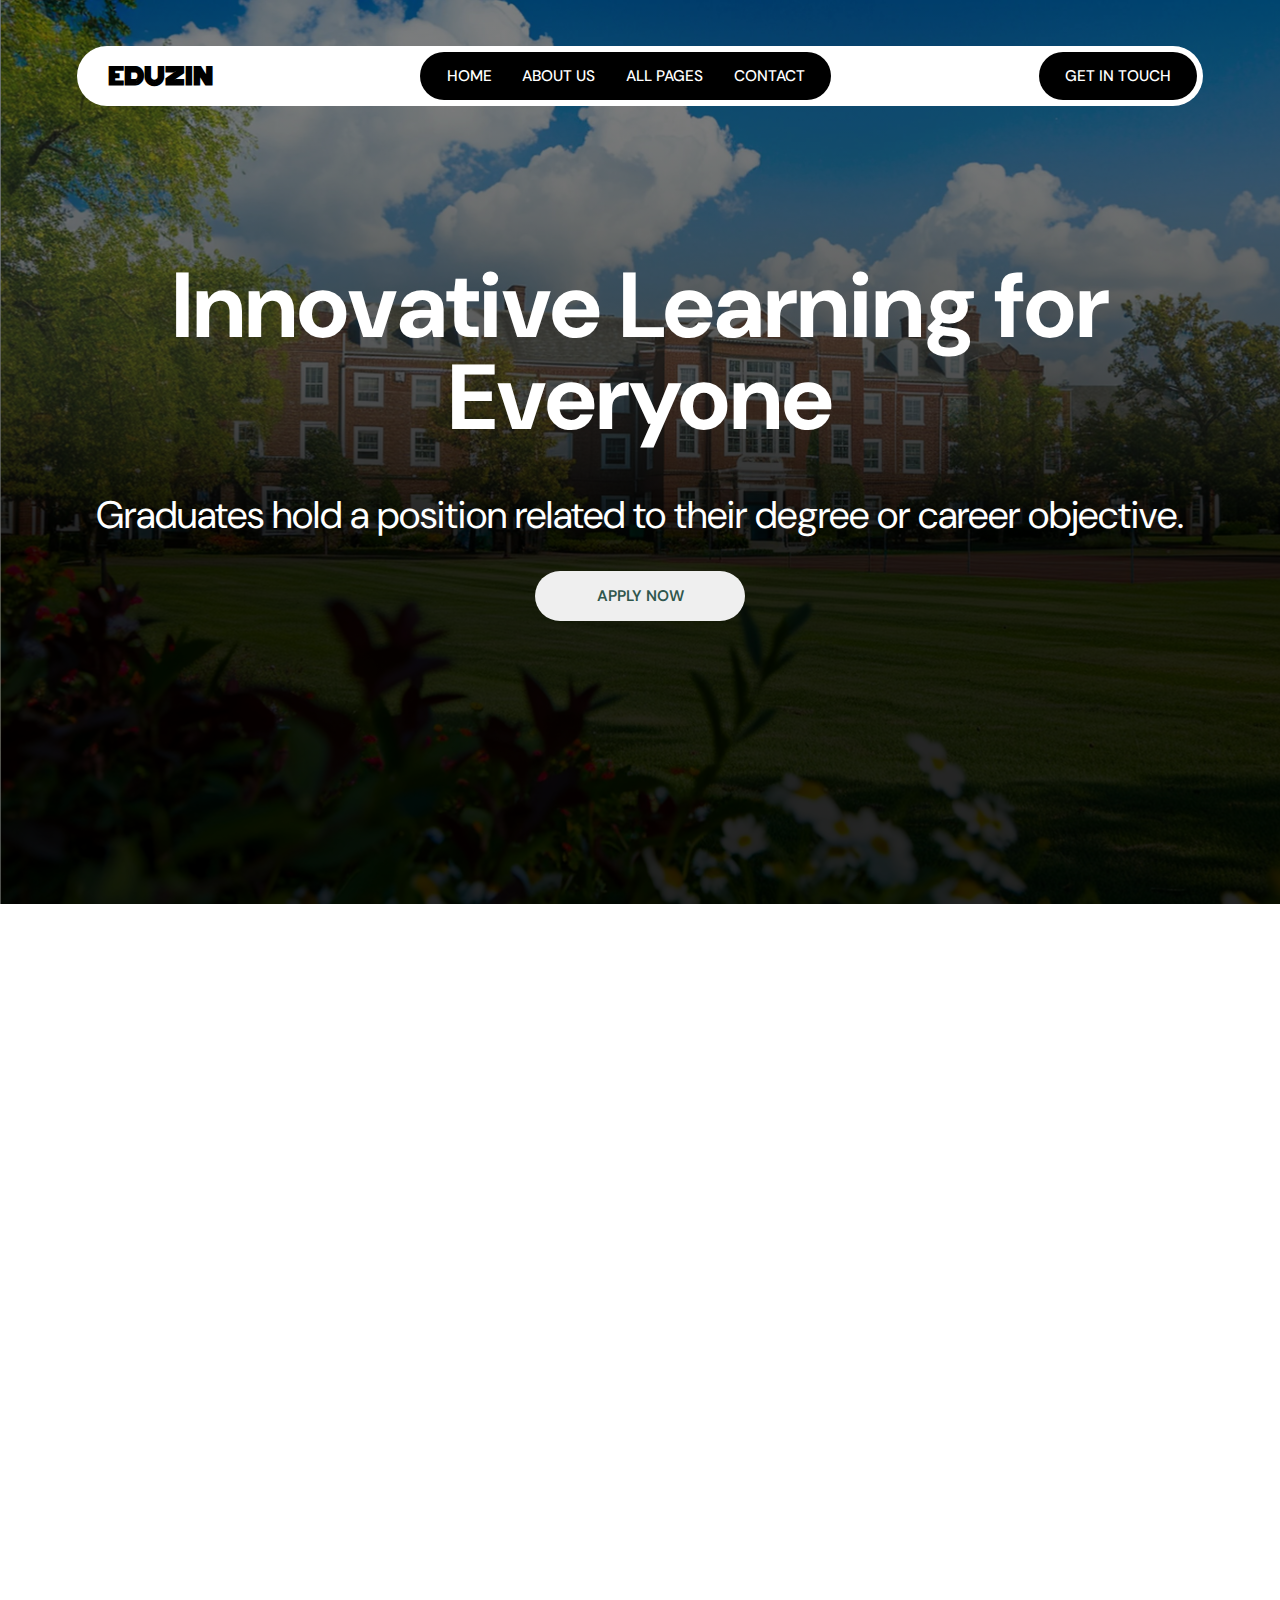
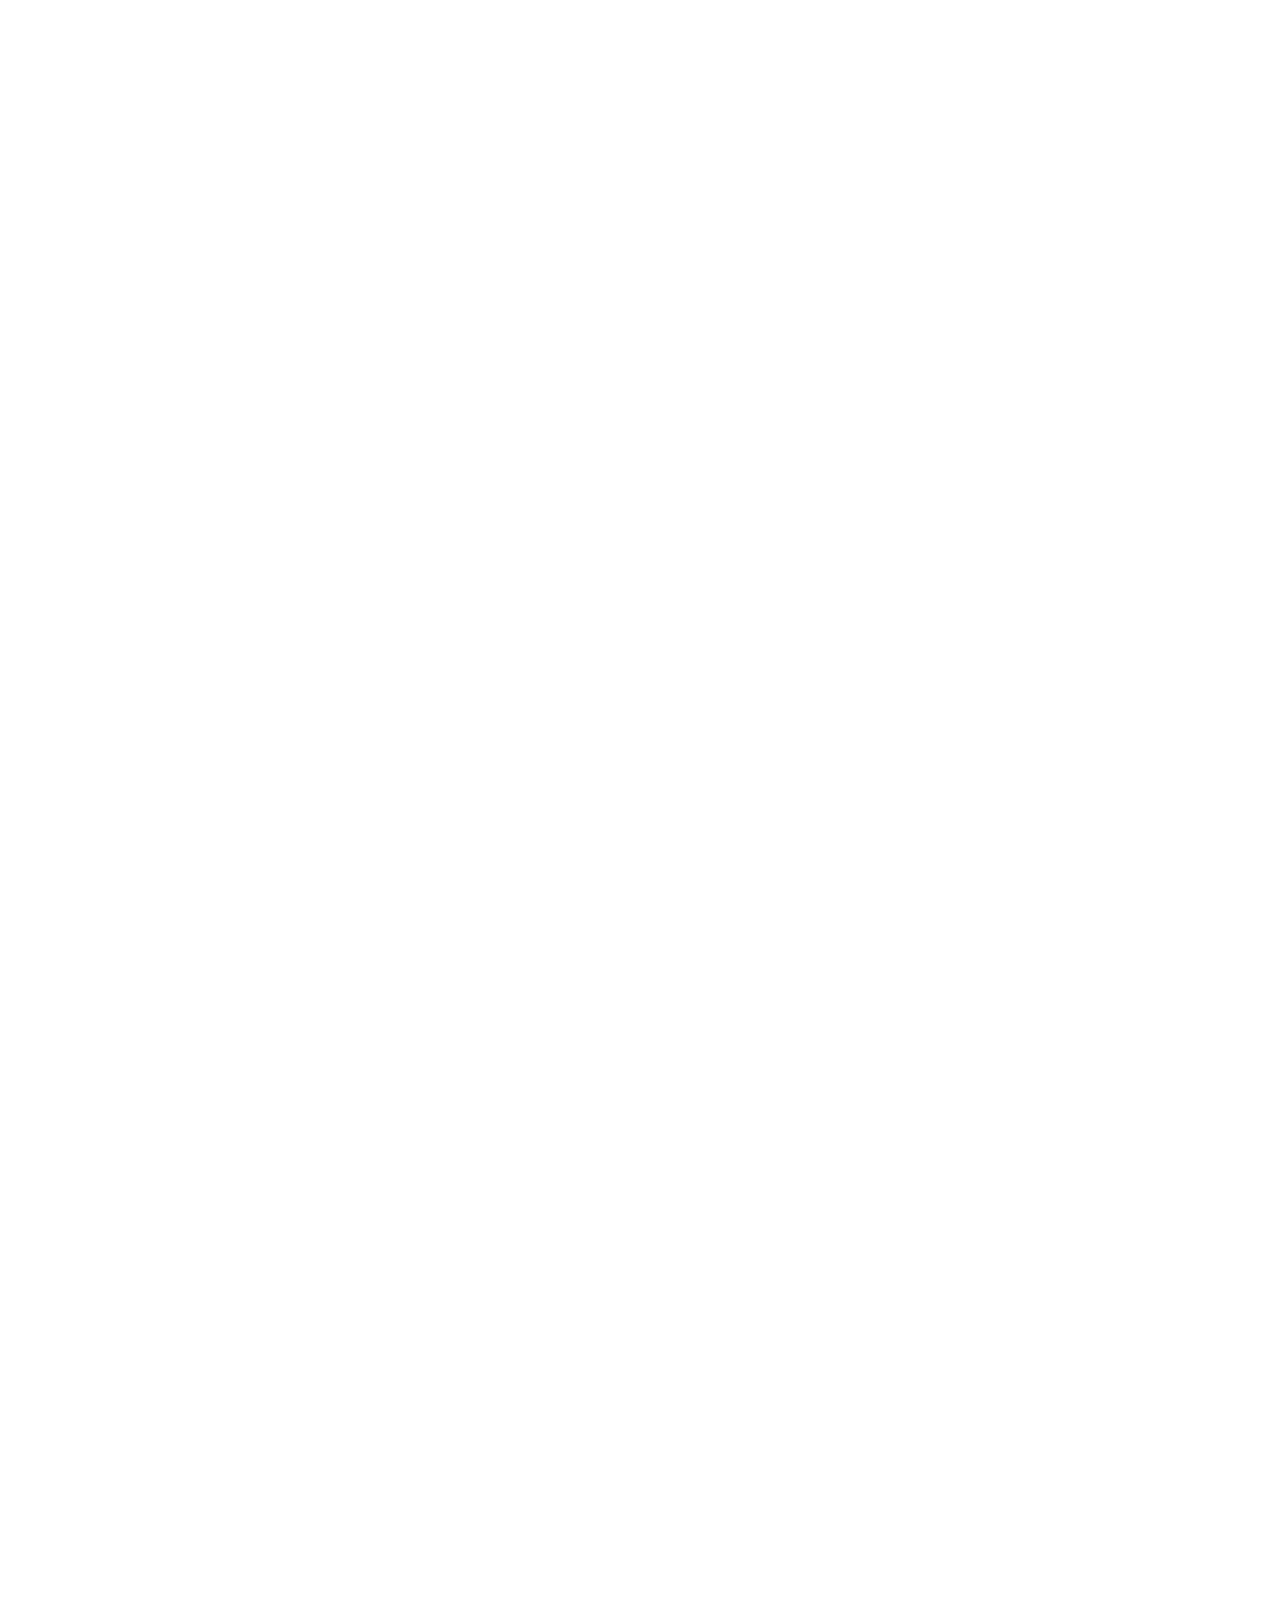
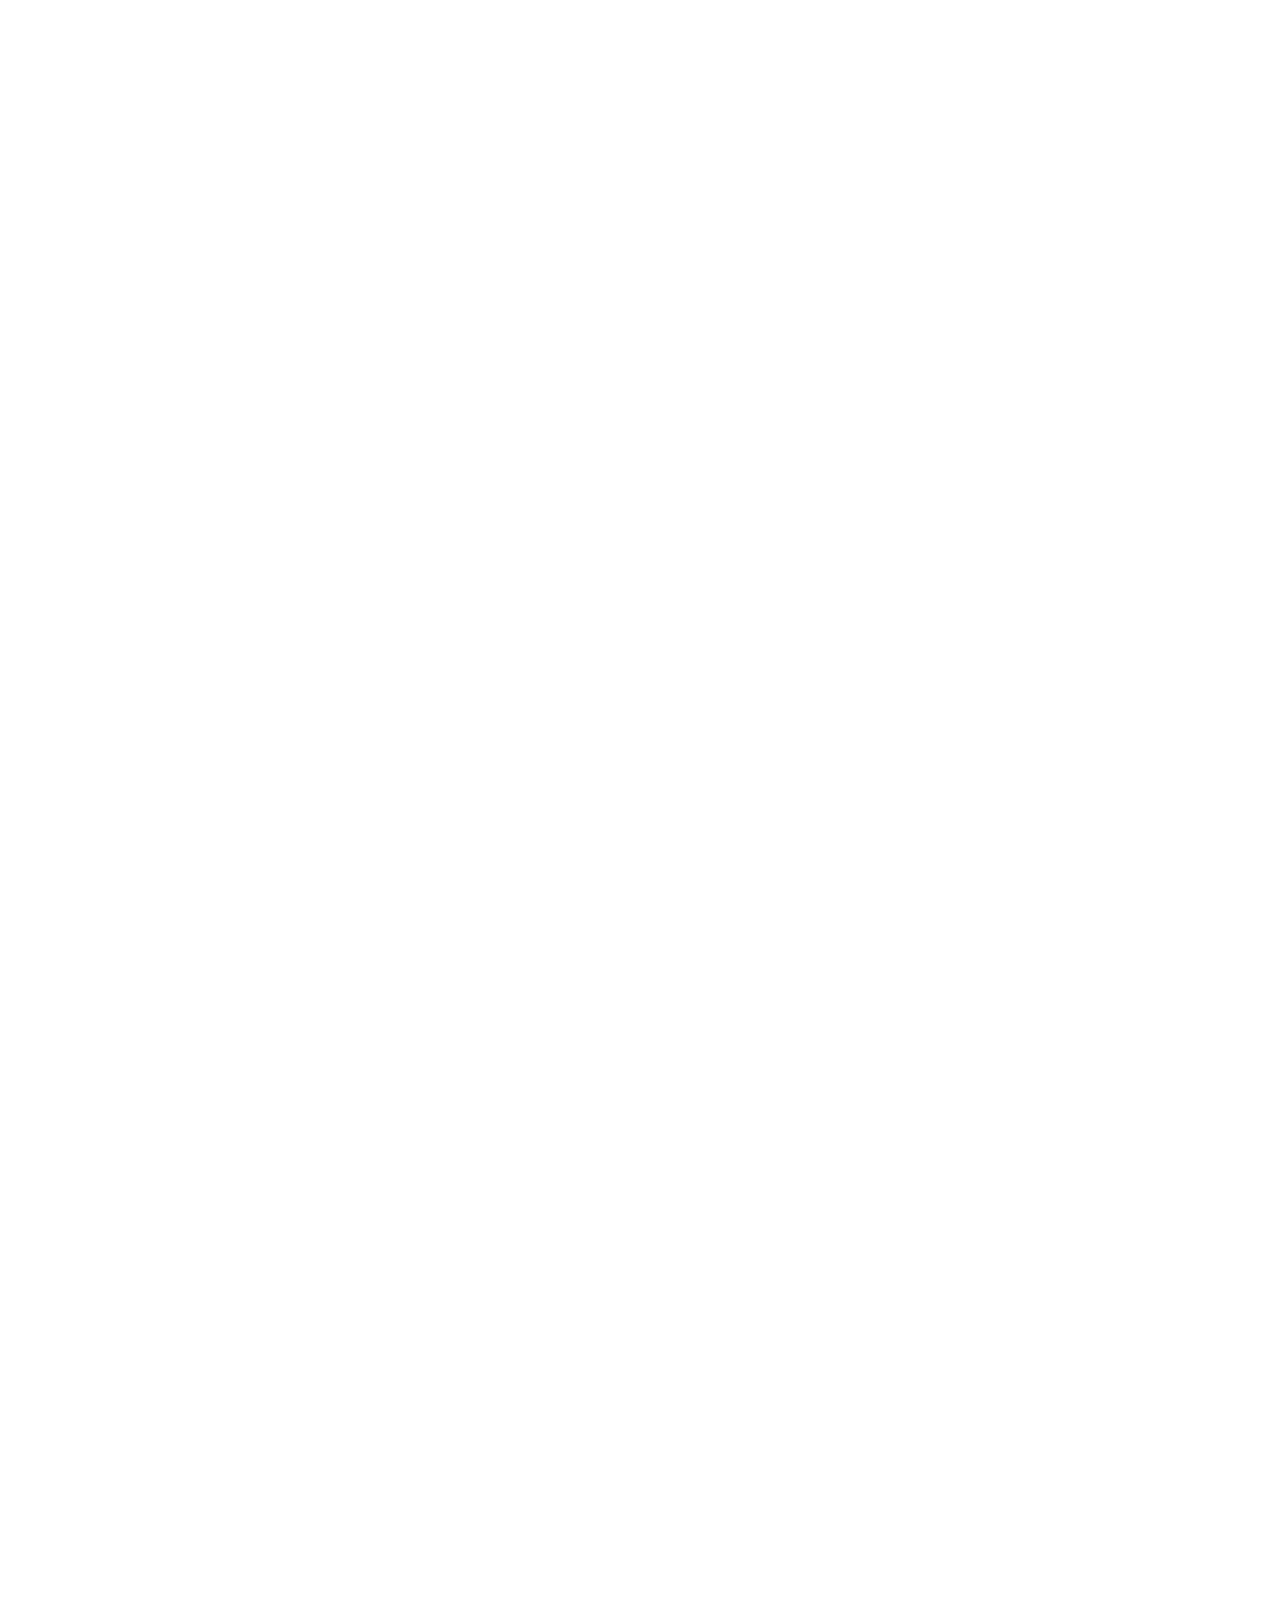
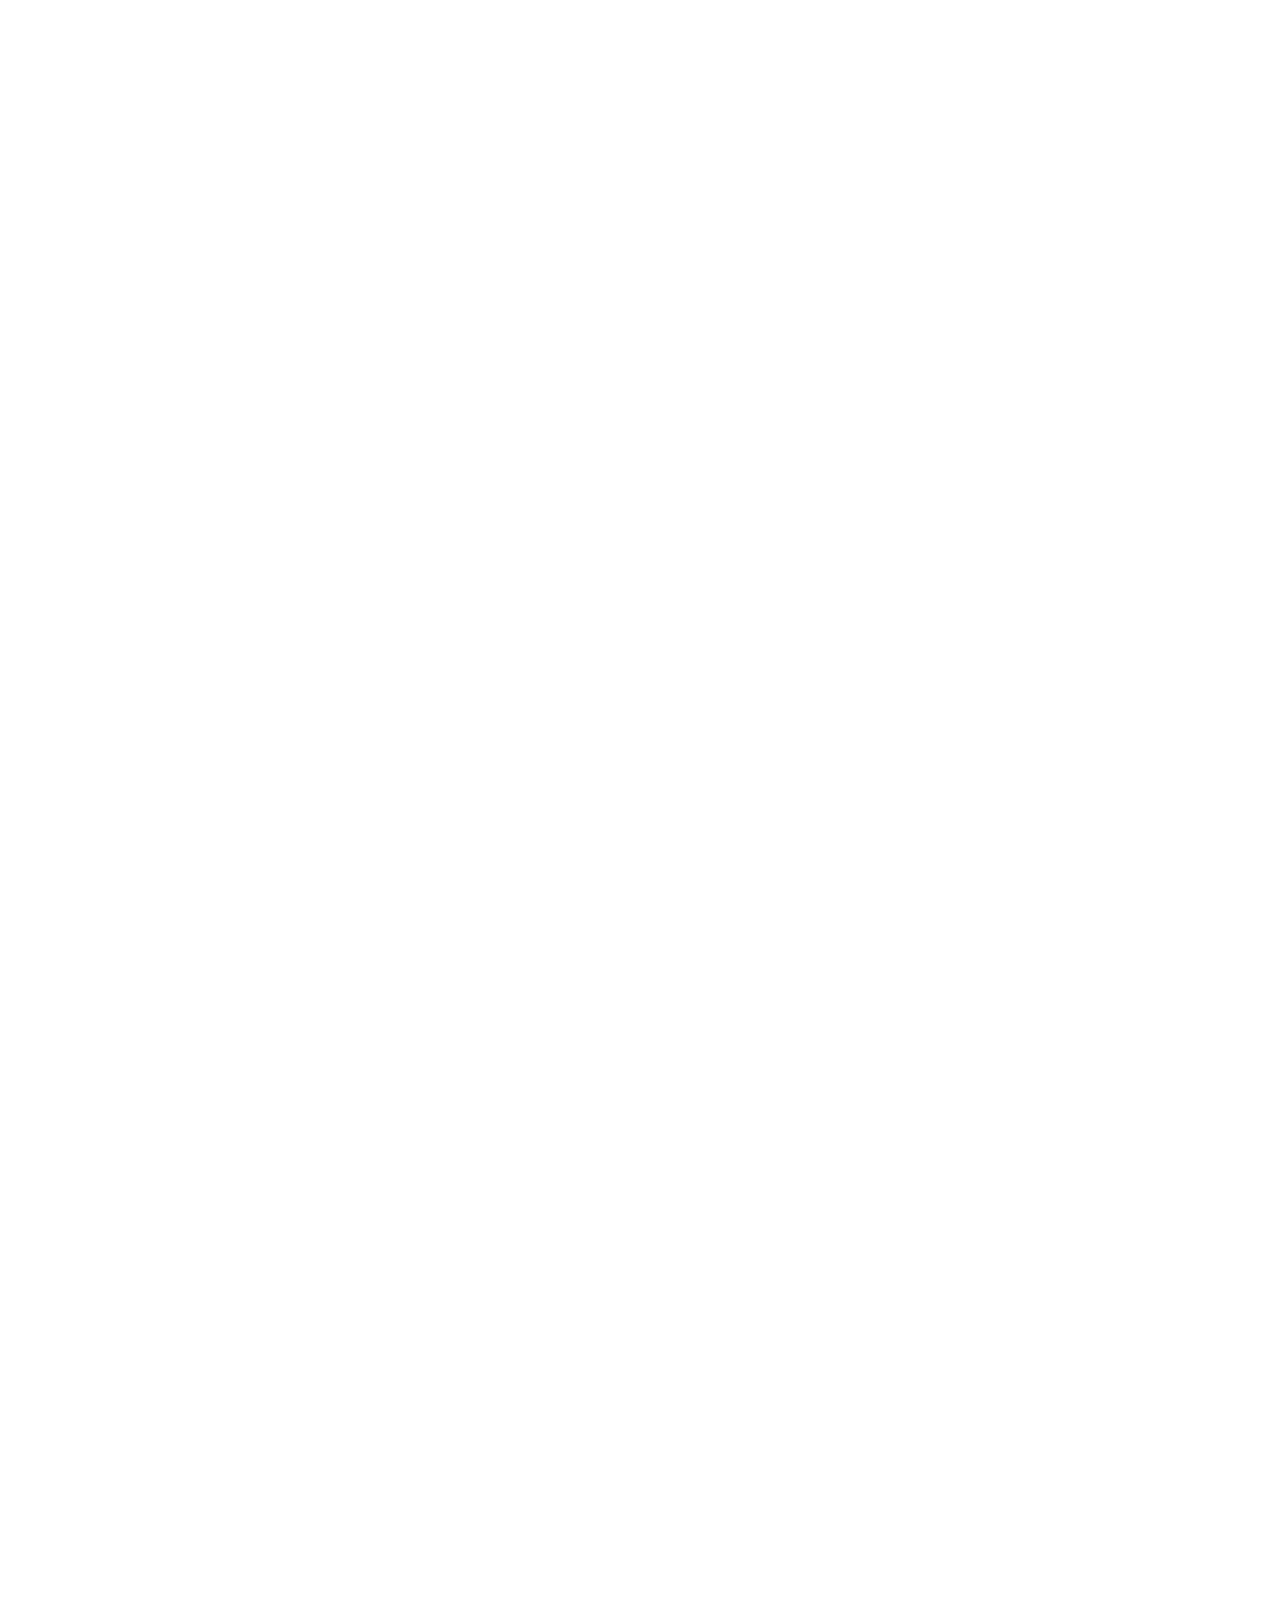
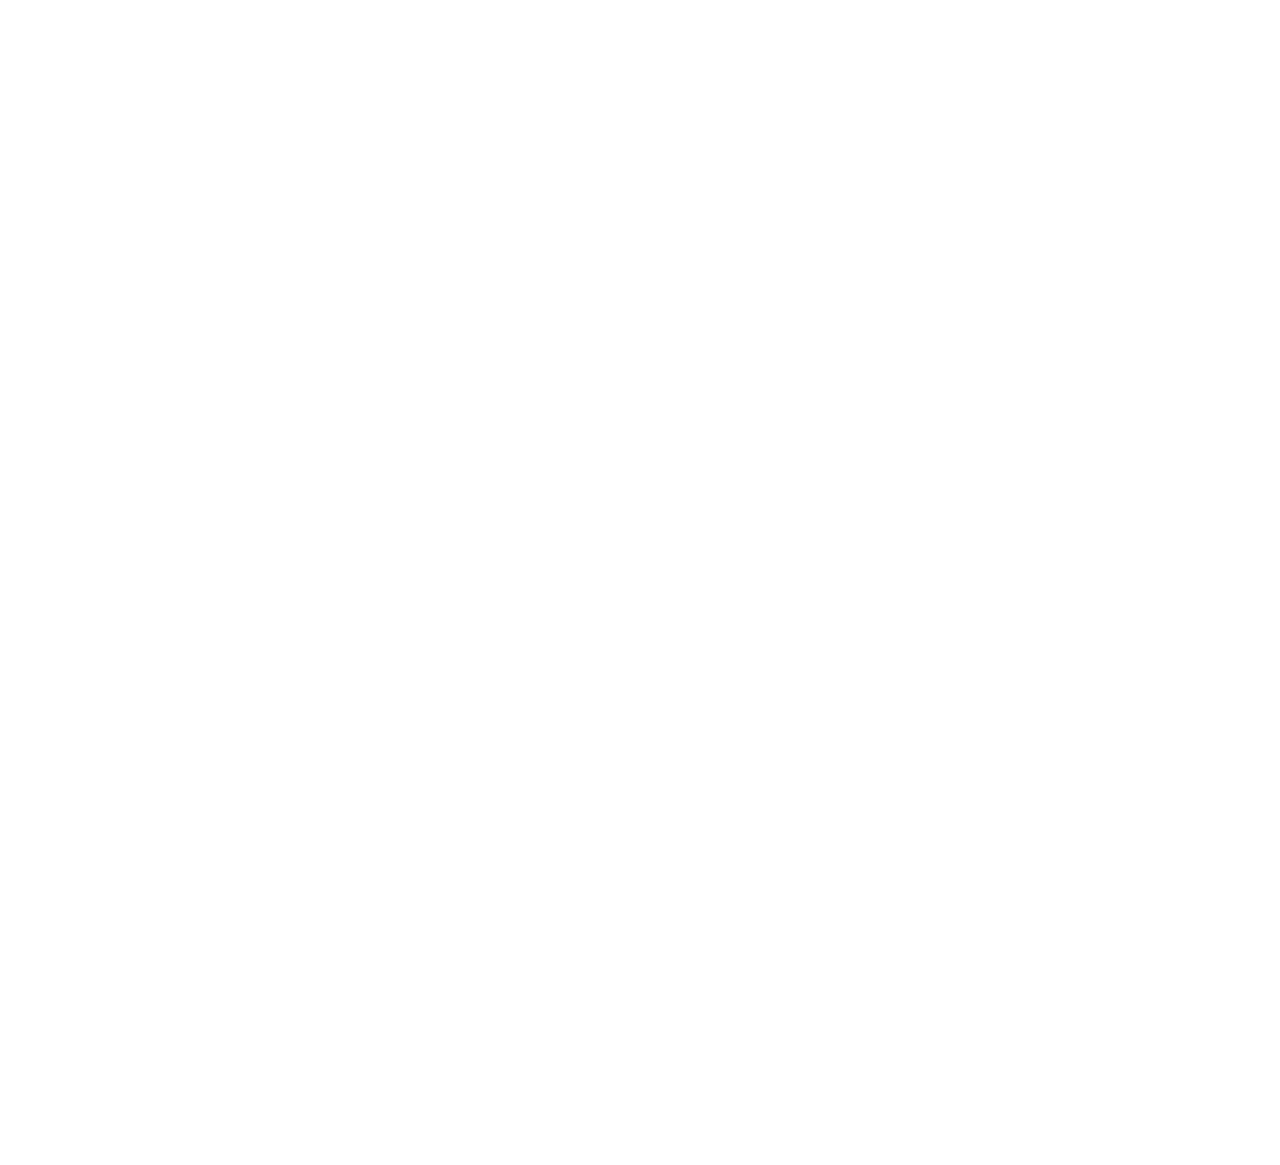
<file: index.html>
<!DOCTYPE html>
<html lang="en">
  <head>
    <meta charset="UTF-8" />
    <meta name="viewport" content="width=device-width, initial-scale=1.0" />
    <title>University</title>
    <link rel="stylesheet" href="style.css" />
    <link
      href="https://cdn.boxicons.com/fonts/basic/boxicons.min.css"
      rel="stylesheet"
    />
    <link
      href="https://cdn.boxicons.com/fonts/brands/boxicons-brands.min.css"
      rel="stylesheet"
    />
  </head>
  <body>
    <div class="container">
      <header class="fade-in">
        <nav>
          <div class="logo">
            <h2>EDUZIN</h2>
          </div>
          <ul class="nav-links">
            <li><a href="index.html">Home</a></li>
            <li><a href="about.html">About us</a></li>
            <li class="drop-down">
              <p>
                <a href="index.html">All pages</a
                ><i class="bx bx-chevron-down"></i>
              </p>
              <div class="down">
                <div class="drop-box">
                  <a href="index.html">Homepage</a>
                  <a href="about.html">About</a>
                  <a href="class.html">Classes</a>
                  <a href="detail.html">Class Details</a>
                  <a href="teach.html">Teachers</a>
                  <a href="event.html">Events</a>
                  <a href="blog.html">Blogs</a>
                  <a href="privacy.html">Privacy Policy</a>
                </div>
              </div>
            </li>
            <li><a href="contact.html">Contact</a></li>
          </ul>
          <div class="burger">
            <div class="line1"></div>
            <div class="line2"></div>
            <div class="line3"></div>
          </div>
          <button class="btn-num">Get in touch</button>
        </nav>
        <div class="hero-head">
          <div class="first-hero">
            <h2>Innovative Learning for Everyone</h2>
            <div class="objective">
              <p>
                Graduates hold a position related to their degree or career
                objective.
              </p>
              <button class="apply-btn">
                <i class="bx bx-chevrons-right"></i> Apply now
              </button>
            </div>
          </div>
          <div class="text-slider">
            <h1>Innovative learning for everyone</h1>
          </div>
        </div>
      </header>
      <main>
        <section class="fade-in" id="about">
          <div class="grid-box">
            <div class="box one">
              <img src="./main/Gallery Story1.svg" alt="" />
              <img src="./main/Icon logo2.svg" alt="" />
              <img src="./main/Icon logo1.svg" alt="" />
            </div>
            <div class="box two">
              <div>Since 1850</div>
              <h2>
                When dreams align with the right chances,the possibilities
                becomes endless
              </h2>
              <p>
                Founded in 1850, Eduzin is a community-driven institution
                renowned for its unique contributions.
              </p>
            </div>
            <div class="box three">
              <img src="./main/Gallery Story2.svg" alt="" />
              <div class="rating">
                <div class="image-rate">
                  <img src="./main/three.svg" alt="" />
                </div>
                <div class="text-rate">
                  <h4>5000</h4>
                  <p>Student ratings</p>
                </div>
              </div>
            </div>
            <div class="box four">
              <div class="side">
                <h1>92%</h1>
                <p>They are in a job related to their field of study</p>
                <div class="range">
                  <div class="light"></div>
                  <div class="dark"></div>
                </div>
              </div>
              <div class="side sec">
                <h1>25%</h1>
                <p>They are in a job related to their field of study</p>
                <div class="range">
                  <div class="light"></div>
                  <div class="dark"></div>
                </div>
              </div>
            </div>
          </div>
          <div class="ipsum-logo">
            <img src="./main/Client Logo.svg" alt="" />
            <img src="./main/Client Logo1.svg" alt="" />
            <img src="./main/Client Logo2.svg" alt="" />
            <img src="./main/Client Logo3.svg" alt="" />
            <img src="./main/Client Logo4.svg" alt="" />
          </div>
        </section>
        <section class="fade-in" id="area">
          <div class="study">Areas of study</div>
          <div class="advance-flex">
            <h2>Advance your career and education through.</h2>
            <button class="apply-btn">
              <i class="bx bx-chevrons-right"></i> apply now
            </button>
          </div>
          <div class="career-flex">
            <div>
              <img src="./main/card thumbnail.svg" alt="" />
              <div class="career-info">
                <h3>Lifestyle & Inspiration</h3>
                <p>Embracing a mindful, stylish, and inspired way of living.</p>
                <div class="lesson-flex">
                  <div class="lesson">
                    <img src="./main/Lifestyle & Inspiration.svg" alt="" />
                    <div class="less-name">
                      <h4>Elijah T. Morgan</h4>
                      <p>100+ lessons</p>
                    </div>
                  </div>
                  <i class="bx bx-chevrons-right"></i>
                </div>
              </div>
            </div>
            <div>
              <img src="./main/card thumbnail1.svg" alt="" />
              <div class="career-info">
                <h3>History & Culture</h3>
                <p>
                  Journey through time to uncover the stories that shaped our
                  world.
                </p>
                <div class="lesson-flex">
                  <div class="lesson">
                    <img src="./main/History & Culture.svg" alt="" />
                    <div class="less-name">
                      <h4>Charles P. Davis</h4>
                      <p>40+ lessons</p>
                    </div>
                  </div>
                  <i class="bx bx-chevrons-right"></i>
                </div>
              </div>
            </div>
            <div>
              <img src="./main/card thumbnail2.svg" alt="" />
              <div class="career-info">
                <h3>Education & Learning</h3>
                <p>
                  Unlocking knowledge and fostering a lifelong love for
                  learning.
                </p>
                <div class="lesson-flex">
                  <div class="lesson">
                    <img src="./main/Education & Learning.svg" alt="" />
                    <div class="less-name">
                      <h4>Eliana M. Thompson</h4>
                      <p>50+ lessons</p>
                    </div>
                  </div>
                  <i class="bx bx-chevrons-right"></i>
                </div>
              </div>
            </div>
          </div>
        </section>
        <section class="fade-in" id="choose">
          <div class="grid-boxs">
            <div>
              <img src="./main/Gallery  Image.svg" alt="" />
            </div>
            <div>
              <img src="./main/Gallery  Image2.svg" alt="" />
            </div>
            <div>
              <img src="./main/Gallery  Image3.svg" alt="" />
            </div>
          </div>
          <div class="choose-text">
            <div class="why">Why choose us</div>
            <h2>The Eduzin campus is a place for discovery</h2>
            <p>
              Experience a vibrant and inclusive campus life with
              state-of-the-art facilities, cultural events, student
              organizations, and endless.
            </p>
            <div class="teach">
              <i class="bx bx-trophy-star"></i>
              <p>On-time teaching & learning</p>
            </div>
            <div class="teach">
              <i class="bx bx-education"></i>
              <p>Expert & experienced instructors</p>
            </div>
            <buttton class="apply-btn">
              <i class="bx bx-chevrons-right"></i>Apply now
            </button>
          </div>
        </section>
        <section class="fade-in" id="testimonials">
          <div id="testimonial-flex">
            <div class="exclusive">
              <div class="test">testimonials</div>
              <h2>Our exclusive happy students saying.</h2>
              <button>
                <i class="bx bx-chevrons-right"></i>Check testimonials
              </button>
              <div class="move-icon">
                <i class="bx bx-arrow-left-stroke"></i>
                <i class="bx bx-arrow-right-stroke"></i>
              </div>
            </div>
            <div class="testimoney">
              <div class="testimonial-slider">
                <div class="testimonial active">
                  <h4>A transformative journey</h4>
                  <p>
                    "Dedicated to making visions a reality, we invite you to
                    explore our portfolio of innovative architectural and
                    interior design creations, executed with utmost precision."
                  </p>
                  <div class="student">
                    <img src="./main/Education & Learning.svg" alt="" />
                    <div class="student-info">
                      <h4>Natalia T. Morgan</h4>
                      <p>Science Student</p>
                    </div>
                  </div>
                </div>
                <div class="testimonial">
                  <h4>A Truly Enriching Experience</h4>
                  <p>
                    "Eduzin has provided me with an exceptional learning
                    environment. The professors are knowledgeable and
                    approachable, and the curriculum is designed to push
                    students toward excellence. Beyond academics, the campus
                    culture has helped me build confidence and lifelong
                    friendships."
                  </p>
                  <div class="student">
                    <img src="./main/Lifestyle & Inspiration.svg" alt="" />
                    <div class="student-info">
                      <h4>Orsha Farnando</h4>
                      <p>Science Student</p>
                    </div>
                  </div>
                </div>
              </div>
            </div>
          </div>
          <div class="contact">
            <img src="./main/Student Image.svg" alt="" />
            <div class="contact-info">
              <div class="tour">book a free tour</div>
              <h2>Eduzin university campus is amazing.</h2>
              <img src="./main/Background+Border.svg" alt="" class="rolls" />
              <button class="contact-btn">
                <i class="bx bx-chevrons-right"></i>Contact Us
              </button>
            </div>
            <img src="./main/Student Image1.svg" alt="" />
          </div>
        </section>
        <section class="fade-in" id="question">
          <div class="faq-info">
            <div class="fact">faq & answers</div>
            <h2>Answers to your questions, every step of the way.</h2>
          </div>
          <div class="question">
            <div class="quest-flex">
              <img src="./main/faq image.svg" alt="" />
            </div>
            <div class="faq">
              <div class="faq-item">
                <div class="faq-question">
                  <span>Does it work well on mobile?</span>
                  <i class="bx bx-chevron-down faq-icon"></i>
                </div>
                <div class="faq-answer">
                  Experience a vibrant and inclusive campus life with
                  state-of-the-art facilities, cultural events, student
                  organizations, and endless success with university.
                </div>
              </div>
              <div class="faq-item">
                <div class="faq-question">
                  <span>Is the navigation simple and clear?</span>
                  <i class="bx bx-chevron-down faq-icon"></i>
                </div>
                <div class="faq-answer">
                  Enjoy seamless navigation with an intuitive interface,
                  well-structured menus, and a user-friendly design for a smooth
                  browsing experience.
                </div>
              </div>
              <div class="faq-item">
                <div class="faq-question">
                  <span>Is there an effective search bar?</span>
                  <i class="bx bx-chevron-down faq-icon"></i>
                </div>
                <div class="faq-answer">
                  Find what you need instantly with a powerful and responsive
                  search bar designed for quick and accurate results.
                </div>
              </div>
              <div class="faq-item">
                <div class="faq-question">
                  <span>Is contact/support information visible?</span>
                  <i class="bx bx-chevron-down faq-icon"></i>
                </div>
                <div class="faq-answer">
                  Access essential contact and support details easily, ensuring
                  quick assistance through multiple communication channels.
                </div>
              </div>
            </div>
          </div>
        </section>
        <section class="fade-in" id="insight">
          <div class="blog-head">
            <div class="blog-info">
              <div class="blog">blog & insights</div>
              <h2>News about our eduzin university</h2>
            </div>
            <button class="more-btn">
              <i class="bx bx-chevrons-right"></i>more news
            </button>
          </div>
          <div class="blog-read">
            <a href="#">
              <div class="details">
                <p>March 1, 2025</p>
                <h3>
                  The future of university education adapting to a changing.
                </h3>
                <i class="bxr bx-arrow-right-stroke"></i>
              </div>
            </a>
            <a href="#">
              <div class="details">
                <p>March 14, 2025</p>
                <h3>AI chat support becomes standard on education websites</h3>
                <i class="bxr bx-arrow-right-stroke"></i>
              </div>
            </a>
            <a href="#">
              <div class="details">
                <p>April 3, 2025</p>
                <h3>
                  Mobile-friendly designs prioritized in education website
                  updates
                </h3>
                <i class="bxr bx-arrow-right-stroke"></i>
              </div>
            </a>
            <a href="#">
              <div class="details">
                <p>April 21, 2025</p>
                <h3>
                  Accessibility improvements implemented across education
                  websites
                </h3>
                <i class="bxr bx-arrow-right-stroke"></i>
              </div>
            </a>
            <a href="#">
              <div class="details">
                <p>May 5, 2025</p>
                <h3>
                  University websites focus on eco-friendly hosting solutions
                </h3>
                <i class="bxr bx-arrow-right-stroke"></i>
              </div>
            </a>
          </div>
        </section>
      </main>
      <footer class="fade-in">
        <div class="foot-flex">
          <h2>EDUZIN</h2>
          <h1>Join our newsletter</h1>
          <form action="">
            <input type="text" placeholder="Business email..." />
            <button class="subscribe">Subscribe</button>
          </form>
        </div>
        <div class="all-flex">
          <div class="news-flex">
            <h2>
              “ It’s about shaping a perspective, fostering critical thinking,
              and preparing for a lifetime of learning and growth. ”
            </h2>
            <div class="founder">
              <img src="./main/Education & Learning.svg" alt="" />
              <div class="found-text">
                <h4>Natalia T. Morgan</h4>
                <p>Founder</p>
              </div>
            </div>
            <div class="hyper-foot">
              <a href="index.html">home</a>
              <a href="about.html">About</a>
              <a href="contact.html">Contact</a>
              <a href="privacy.html">Privacy</a>
              <a href="blog.html">blog</a>
            </div>
          </div>
          <img src="./main/Footer Gallery Image.svg" alt="" />
        </div>
        <div class="line-through"></div>
        <div class="last-foot">
          <p>copyright & design by <span>@nextgentechie</span> - 2025</p>
          <div class="social-icon">
            <a href=""><i class="bxl bx-facebook"></i> </a>
            <a href=""><i class="bxl bx-linkedin"></i> </a>
            <a href=""><i class="bxl bx-twitter-x"></i> </a>
            <a href=""><i class="bxl bx-behance"></i> </a>
          </div>
        </div>
      </footer>
    </div>
    <script src="script.js"></script>
  </body>
</html>
</file>
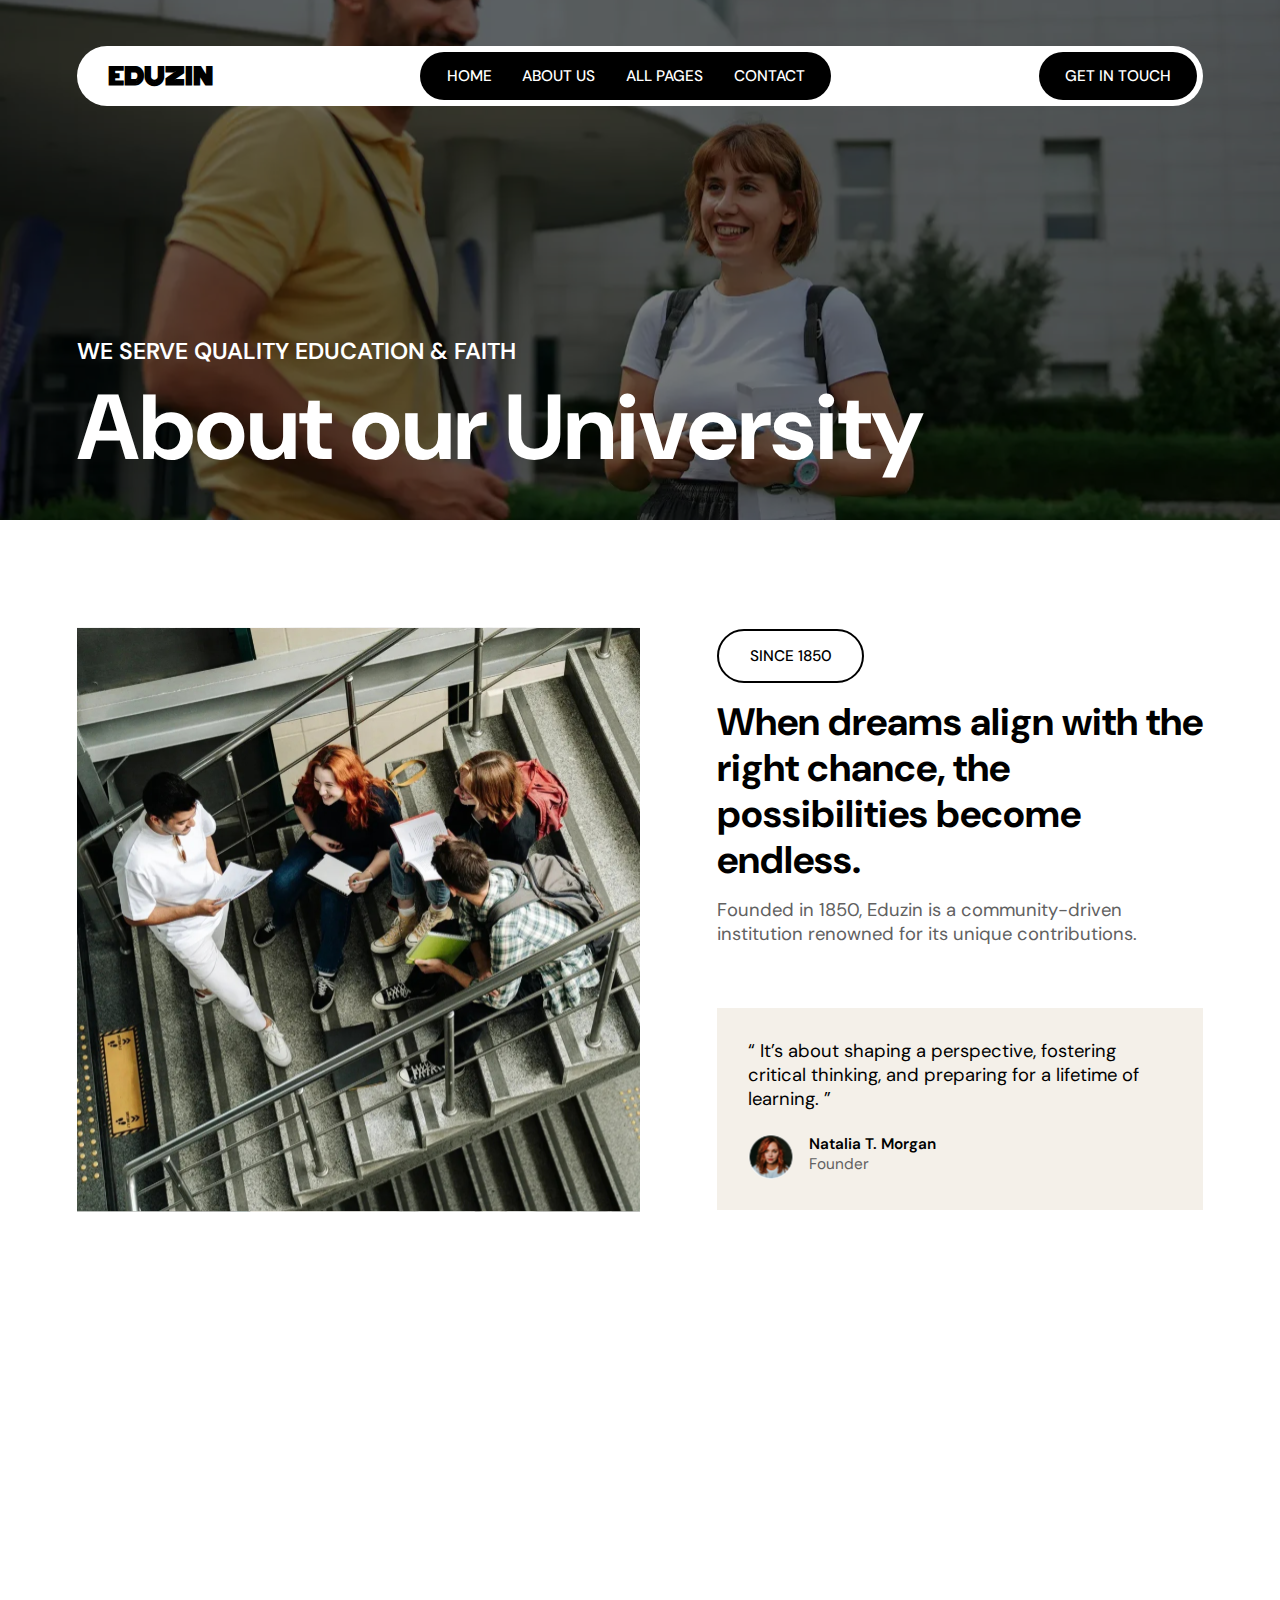
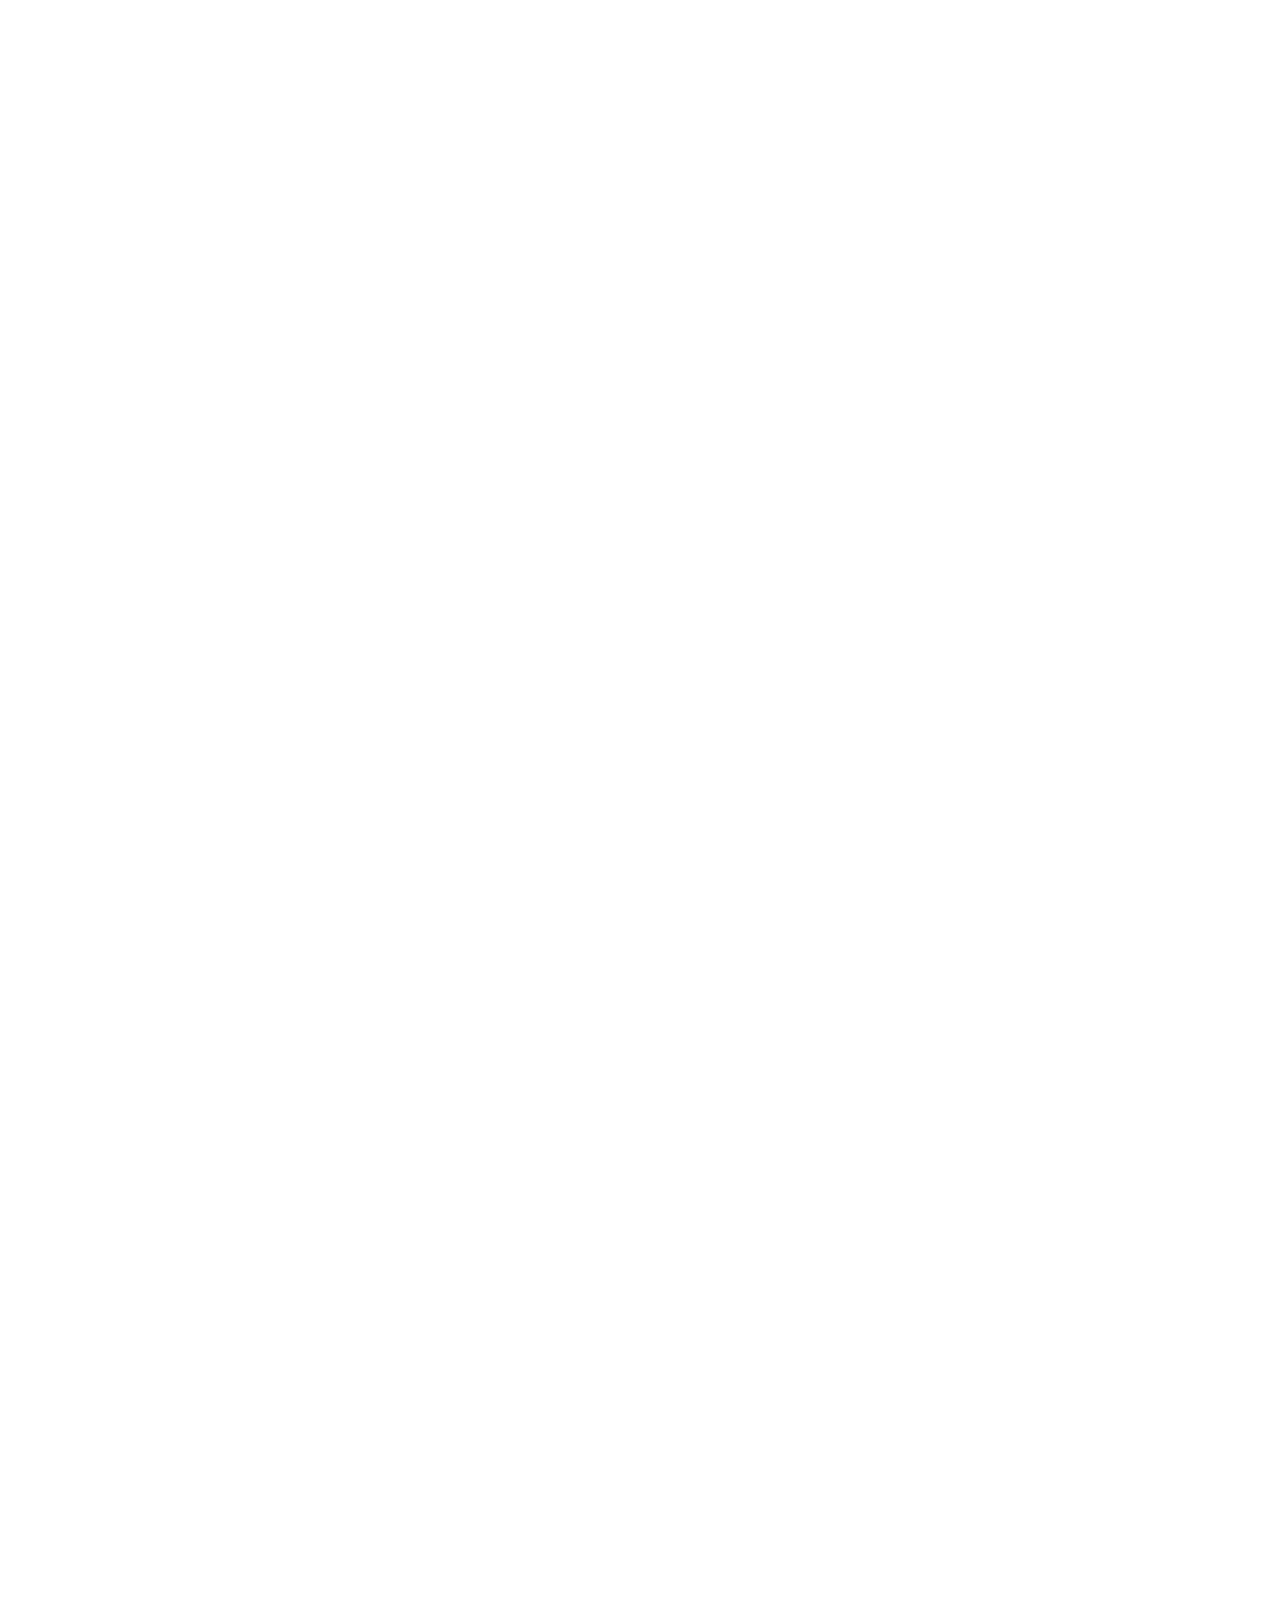
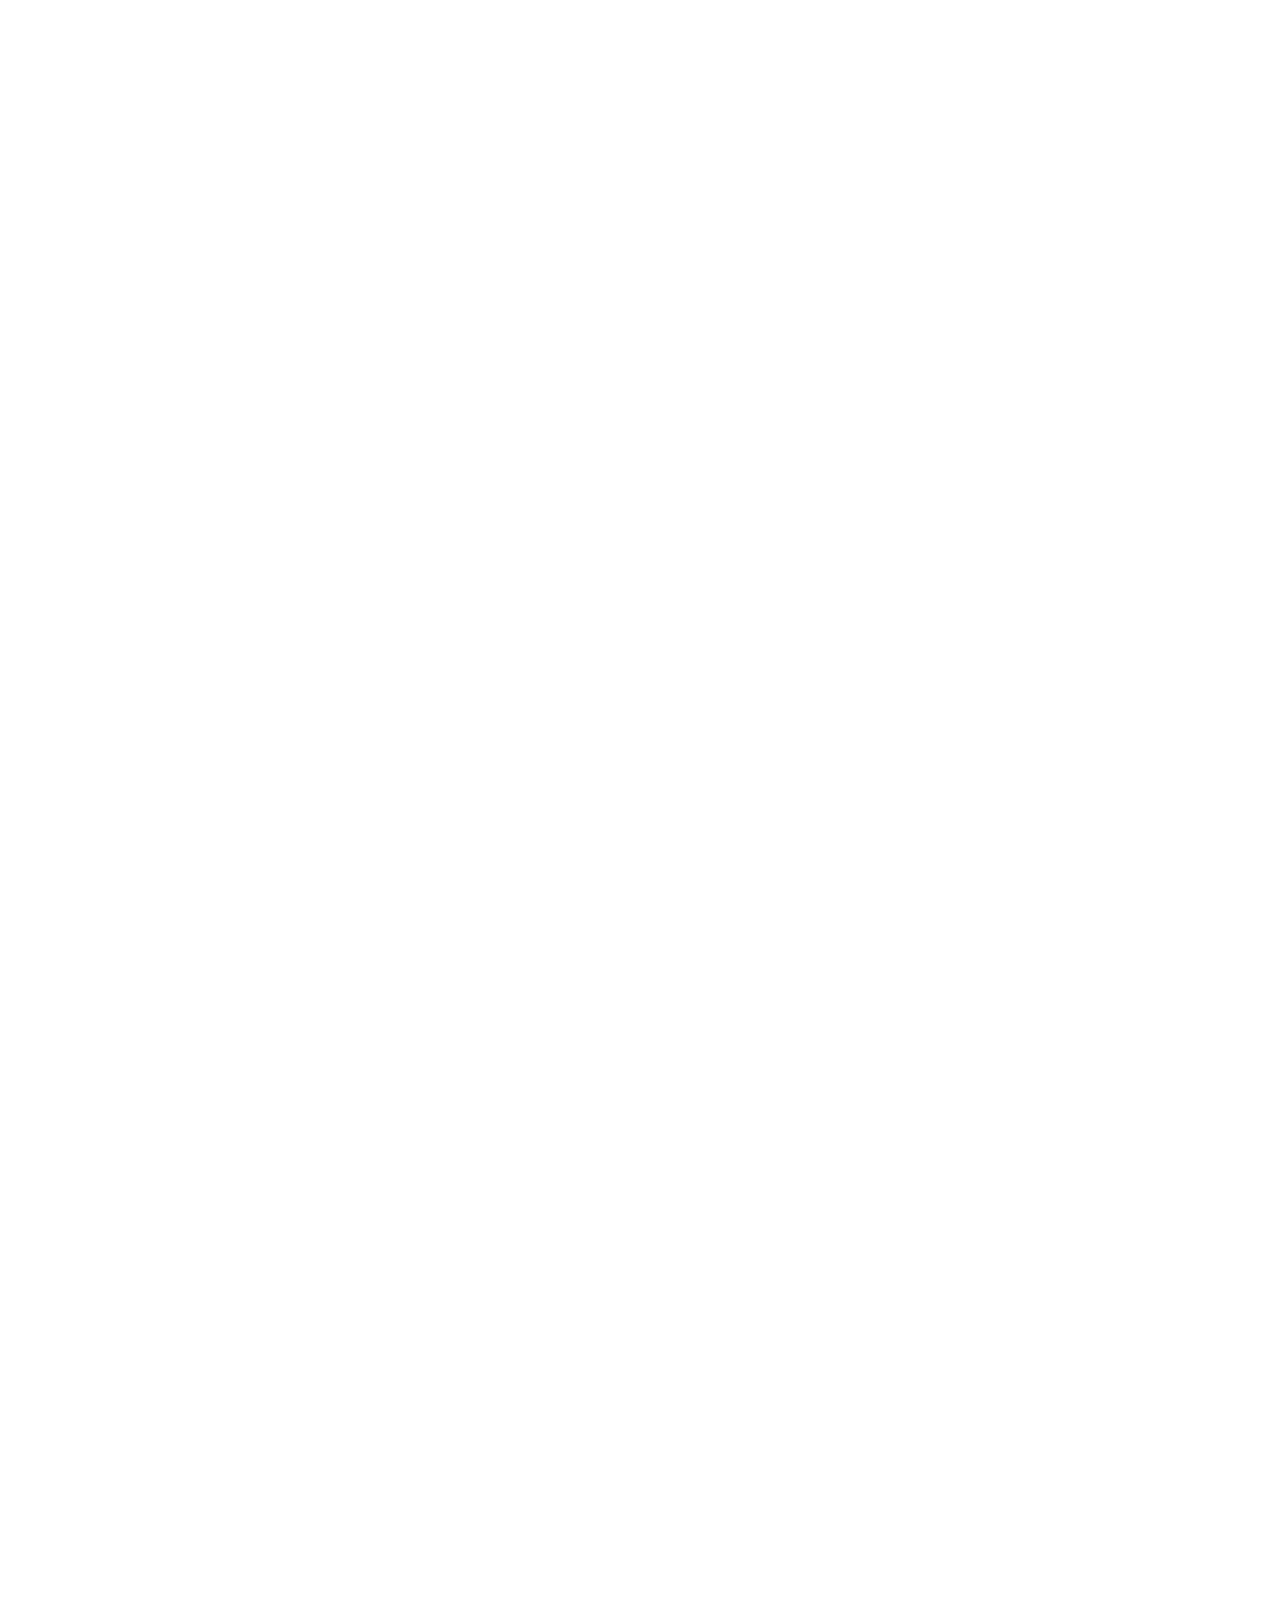
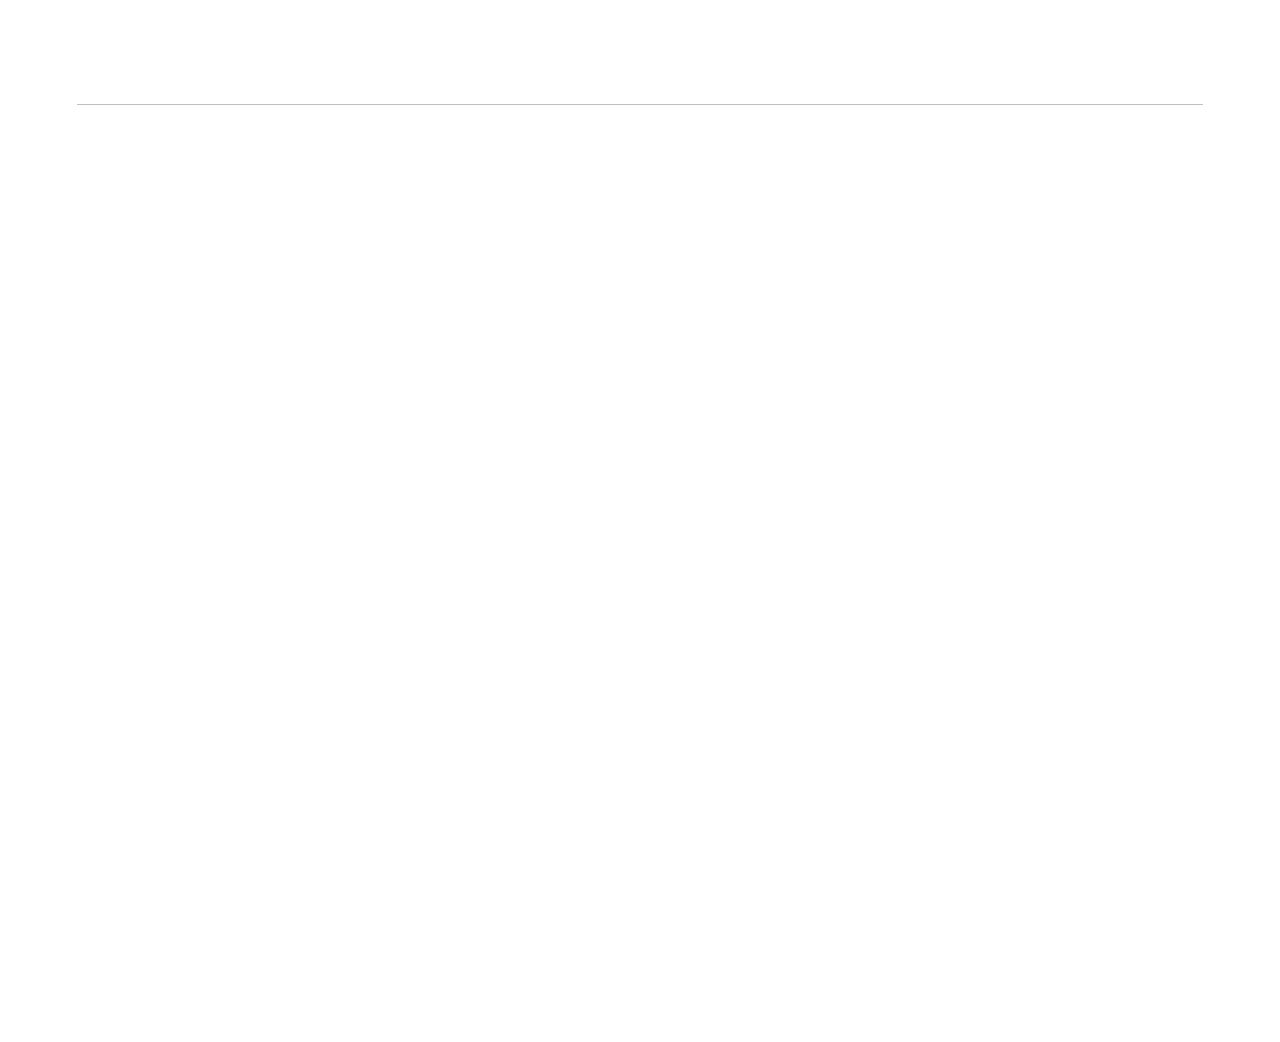
<file: about.html>
<!DOCTYPE html>
<html lang="en">
  <head>
    <meta charset="UTF-8" />
    <meta name="viewport" content="width=device-width, initial-scale=1.0" />
    <title>University</title>
    <link rel="stylesheet" href="about.css" />
    <link
      href="https://cdn.boxicons.com/fonts/basic/boxicons.min.css"
      rel="stylesheet"
    />
    <link
      href="https://cdn.boxicons.com/fonts/brands/boxicons-brands.min.css"
      rel="stylesheet"
    />
  </head>
  <body>
    <div class="container">
      <header class="fade-in">
        <nav>
          <div class="logo">
            <h2>EDUZIN</h2>
          </div>
          <ul class="nav-links">
            <li><a href="index.html">Home</a></li>
            <li><a href="about.html">About us</a></li>
            <li class="drop-down">
              <p>
                <a href="index.html">All pages</a
                ><i class="bx bx-chevron-down"></i>
              </p>
              <div class="down">
                <div class="drop-box">
                  <a href="index.html">Homepage</a>
                  <a href="about.html">About</a>
                  <a href="class.html">Classes</a>
                  <a href="detail.html">Class Details</a>
                  <a href="teach.html">Teachers</a>
                  <a href="event.html">Events</a>
                  <a href="blog.html">Blogs</a>
                  <a href="privacy.html">Privacy Policy</a>
                </div>
              </div>
            </li>
            <li><a href="contact.html">Contact</a></li>
          </ul>
          <div class="burger">
            <div class="line1"></div>
            <div class="line2"></div>
            <div class="line3"></div>
          </div>
          <button class="btn-num">Get in touch</button>
        </nav>
        <div class="hero-head">
          <div class="first-hero">
            <p>we serve quality education & faith</p>
            <h2>About our University</h2>
          </div>
        </div>
      </header>
      <main>
        <section class="fade-in" id="dream">
          <img class="gallery" src="./About/Gallery Story.svg" alt="">
          <div class="dream-flex">
            <div class="dream-row">
              <div class="since">since 1850</div>
              <h2>When dreams align with the right chance, the possibilities become endless.</h2>
              <p>Founded in 1850, Eduzin is a community-driven institution renowned for its unique contributions.</p>
              </div>
            <div class="dream-box">
              <p>“ It’s about shaping a perspective, fostering critical thinking, and preparing for a lifetime of learning. ”</p>
              <div class="profile">
                <img src="./main/Education & Learning.svg" alt="">
                <div class="prof-text">
                  <h4>Natalia T. Morgan</h4>
                  <p>Founder</p>
                </div>
              </div>
            </div>
          </div>
        </section>
        <section class="fade-in" id="career">
          <div class="career-head">
            <div class="quality">Serve quality education</div>
            <h2>Advance your career and education through.</h2>
          </div>
          <div class="career-flex">
            <div class="journey-flex">
              <div class="journey-box">
                <div class="journey-text">
                  <h3>Journey was started</h3>
                  <p>Discover the essence of an humanities expression, culture.</p>
                </div>
                <h1>1990</h1>
              </div>
              <div class="journey-box">
                <div class="journey-text">
                  <h3>Journey was started</h3>
                  <p>Discover the essence of an humanities expression, culture.</p>
                </div>
                <h1>2019</h1>
              </div>
              <div class="journey-box">
                <div class="journey-text">
                  <h3>Journey was started</h3>
                  <p>Discover the essence of an humanities expression, culture.</p>
                </div>
                <h1>2025</h1>
              </div>
            </div>
            <img src="./About/Thumbnail Image.svg" alt="">
          </div>
        </section>
        <section class="fade-in" id="team">
          <div class="team-first">team</div>
          <div class="team-head">
            <h2>Meet with our happy industry expert & humans</h2>
            <button class="get-btn"><i class="bx bx-chevrons-right"></i> get in touch</button>
          </div>
          <div class="team-flex">
            <div class="all-team">
              <div class="img-wrapper">
                <img src="./About/Teacher Image.svg" alt="">
              </div>
              <div class="team-text">
                <h3>Adriano B. Fulton</h3>
                <p>Graphics Designer</p>
              </div>
            </div>
            <div class="all-team">
              <div class="img-wrapper">
                <img src="./About/Teacher Image2.svg" alt="">
              </div>
              <div class="team-text">
                <h3>Lorenzo S. Whitman</h3>
                <p>IT Specialist</p>
              </div>
            </div>
            <div class="all-team">
              <div class="img-wrapper">
                <img src="./About/Teacher Image3.svg" alt="">
              </div>
              <div class="team-text">
                <h3>Oscar N. Winsley</h3>
                <p>CEO</p>
              </div>
            </div>
            <div class="all-team">
              <div class="img-wrapper">
                <img src="./About/Teacher Image4.svg" alt="">
              </div>
              <div class="team-text">
                <h3>Gabriel O. Eastwood</h3>
                <p>Founder</p>
              </div>
            </div>
          </div>
        </section>
        <section class="fade-in" id="about">
          <div class="grid-box">
            <div class="box one">
              <img src="./About/Gallery Story2.svg" alt="" />
            </div>
            <div class="box two">
              <div>core features</div>
              <h2>
                Why choose our university
              </h2>
              <p>
                Founded in 1850, Eduzin is a community-driven institution
                renowned for its unique contributions.
              </p>
            </div>
            <div class="box three">
              <img src="./About/Gallery Story3.svg" alt="" />
            </div>
            <div class="box four">
              <div class="side">
                <h1>92%</h1>
                <p class="cut">They are in a job related to their field of study</p>
                <div class="range">
                  <div class="light"></div>
                  <div class="dark"></div>
                </div>
              </div>
              <div class="side sec">
                <h1>25%</h1>
                <p>Daily growing students are still grinding</p>
                <div class="range">
                  <div class="light"></div>
                  <div class="dark"></div>
                </div>
              </div>
            </div>
          </div>
        </section>
        <section class="fade-in" id="job">
          <div class="job-text">
            <div class="join">join with us</div>
            <h2>Looking for a place to grow and thrive?</h2>
            <p>Experience a vibrant and inclusive campus life with state-of-the-art facilities, cultural events, 
              student organizations, and endless university education.
            </p>
            <button class="apply-btn"><i class="bx bx-chevrons-right"></i>apply now</button>
          </div>
          <div class="job-flex">
            <a href="">
              <div class="job-box">
                <div class="first-box">
                  <p>on-call</p>
                  <h4>Mergers & Acquisitions Advisory</h4>
                </div>
                <div class="second-box">
                  <p>remote</p>
                  <div class="wage">$120k/yr</div>
                </div>
              </div>
            </a>
            <a href="">
              <div class="job-box">
                <div class="first-box">
                  <p>Per day (Freelance or Casual)</p>
                  <h4>Customer Experience Optimization</h4>
                </div>
                <div class="second-box">
                  <p>remote</p>
                  <div class="wage">$100k/yr</div>
                </div>
              </div>
            </a>
            <a href="">
              <div class="job-box">
                <div class="first-box">
                  <p>remote</p>
                  <h4>Sustainability & ESG Consulting</h4>
                </div>
                <div class="second-box">
                  <p>remote</p>
                  <div class="wage">$130k/yr</div>
                </div>
              </div>
            </a>
            <a href="">
              <div class="job-box">
                <div class="first-box">
                  <p>shift-based</p>
                  <h4>Startup Mentoring & Incubation</h4>
                </div>
                <div class="second-box">
                  <p>remote</p>
                  <div class="wage">$140k/yr</div>
                </div>
              </div>
            </a>
            <a href="">
              <div class="job-box">
                <div class="first-box">
                  <p>temporary</p>
                  <h4>Innovation & Product Development</h4>
                </div>
                <div class="second-box">
                  <p>remote</p>
                  <div class="wage">$150k/yr</div>
                </div>
              </div>
            </a>
          </div>
        </section>
      </main>
      <div class="linee-through"></div>
      <footer class="fade-in">
        <div class="foot-flex">
          <h2>EDUZIN</h2>
          <h1>Join our newsletter</h1>
          <form action="">
            <input type="text" placeholder="Business email..." />
            <button class="subscribe">Subscribe</button>
          </form>
        </div>
        <div class="all-flex">
          <div class="news-flex">
            <h2>
              “ It’s about shaping a perspective, fostering critical thinking,
              and preparing for a lifetime of learning and growth. ”
            </h2>
            <div class="founder">
              <img src="./main/Education & Learning.svg" alt="" />
              <div class="found-text">
                <h4>Natalia T. Morgan</h4>
                <p>Founder</p>
              </div>
            </div>
            <div class="hyper-foot">
              <a href="index.html">home</a>
              <a href="about.html">About</a>
              <a href="contact.html">Contact</a>
              <a href="privacy.html">Privacy</a>
              <a href="blog.html">blog</a>
            </div>
          </div>
          <img src="./main/Footer Gallery Image.svg" alt="" />
        </div>
        <div class="line-through"></div>
        <div class="last-foot">
          <p>copyright & design by <span>@nextgentechie</span> - 2025</p>
          <div class="social-icon">
            <a href=""><i class="bxl bx-facebook"></i> </a>
            <a href=""><i class="bxl bx-linkedin"></i> </a>
            <a href=""><i class="bxl bx-twitter-x"></i> </a>
            <a href=""><i class="bxl bx-behance"></i> </a>
          </div>
        </div>
      </footer>
    </div>
    <script src="about.js"></script>
  </body>
</html>
</file>
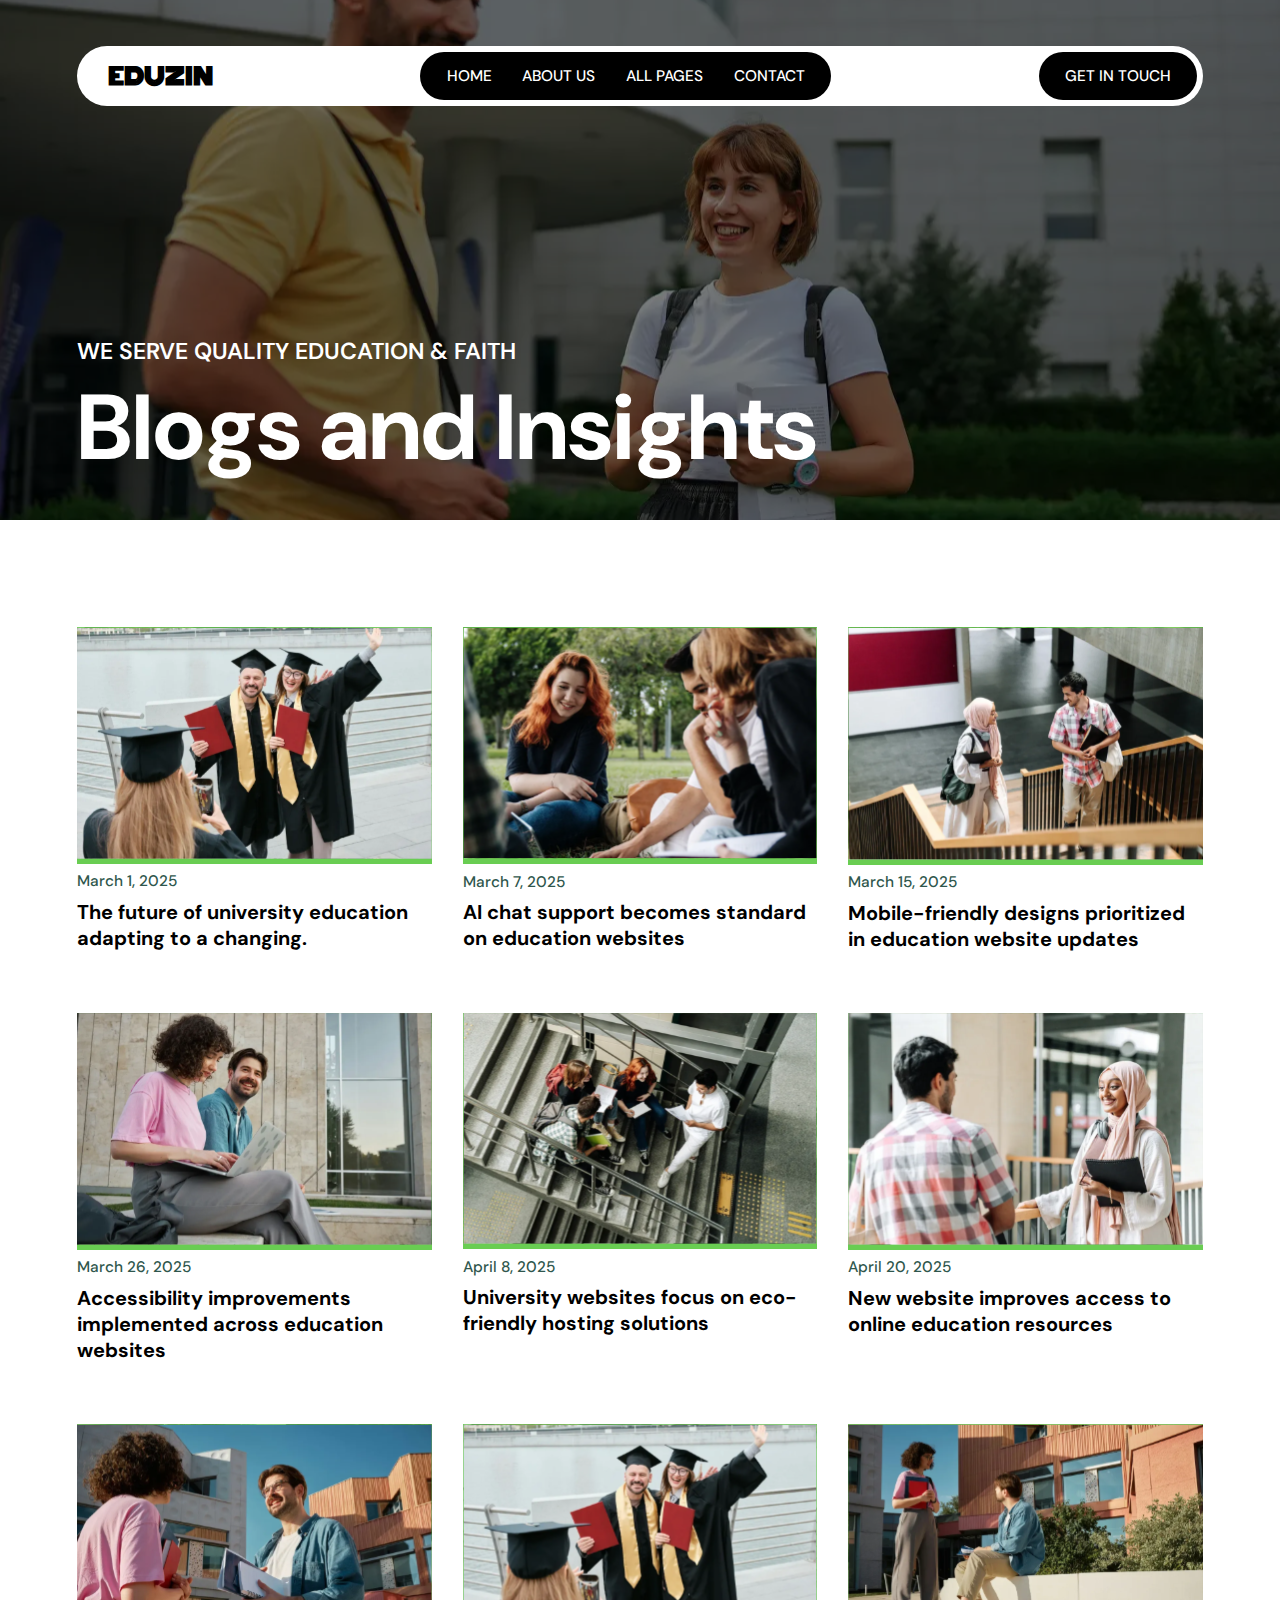
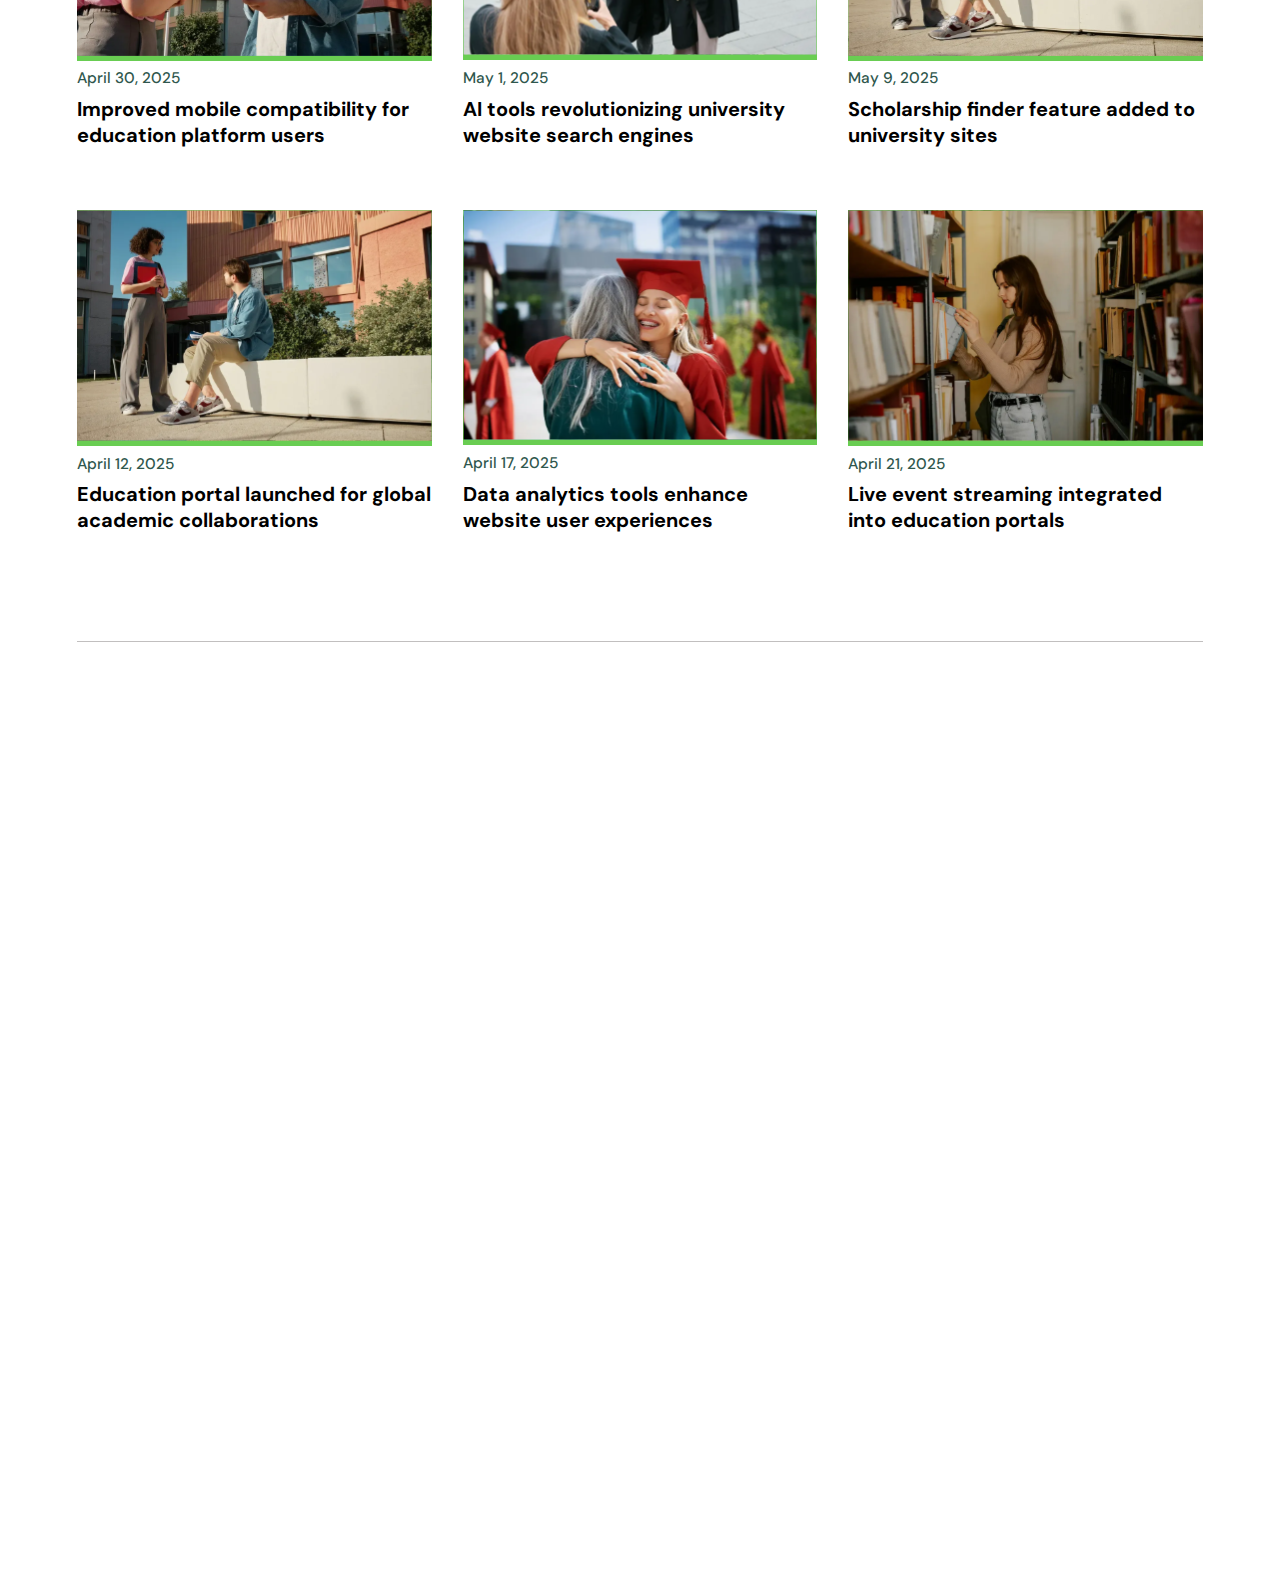
<file: blog.html>
<!DOCTYPE html>
<html lang="en">
  <head>
    <meta charset="UTF-8" />
    <meta name="viewport" content="width=device-width, initial-scale=1.0" />
    <title>University</title>
    <link rel="stylesheet" href="blog.css" />
    <link
      href="https://cdn.boxicons.com/fonts/basic/boxicons.min.css"
      rel="stylesheet"
    />
    <link
      href="https://cdn.boxicons.com/fonts/brands/boxicons-brands.min.css"
      rel="stylesheet"
    />
  </head>
  <body>
    <div class="container">
      <header class="fade-in">
        <nav>
          <div class="logo">
            <h2>EDUZIN</h2>
          </div>
          <ul class="nav-links">
            <li><a href="index.html">Home</a></li>
            <li><a href="about.html">About us</a></li>
            <li class="drop-down">
              <p>
                <a href="index.html">All pages</a
                ><i class="bx bx-chevron-down"></i>
              </p>
              <div class="down">
                <div class="drop-box">
                  <a href="index.html">Homepage</a>
                  <a href="about.html">About</a>
                  <a href="class.html">Classes</a>
                  <a href="detail.html">Class Details</a>
                  <a href="teach.html">Teachers</a>
                  <a href="event.html">Events</a>
                  <a href="blog.html">Blogs</a>
                  <a href="privacy.html">Privacy Policy</a>
                </div>
              </div>
            </li>
            <li><a href="contact.html">Contact</a></li>
          </ul>
          <div class="burger">
            <div class="line1"></div>
            <div class="line2"></div>
            <div class="line3"></div>
          </div>
          <button class="btn-num">Get in touch</button>
        </nav>
        <div class="hero-head">
          <div class="first-hero">
            <p>we serve quality education & faith</p>
            <h2>Blogs and Insights</h2>
          </div>
        </div>
      </header>
      <main>
        <section id="grid-blog" class="fade-in">
          <div class="grid-box">
            <a href="">
              <div class="wrap">
                 <img src="./blog/Blog Card Image1.svg" alt="" />
              </div>
              <p>March 1, 2025</p>
              <h3>
                The future of university education adapting to a changing.
              </h3>
            </a>
          </div>
          <div class="grid-box">
            <a href="">
              <div class="wrap">
                <img src="./blog/Blog Card Image2.svg" alt="" />
              </div>
              <p>March 7, 2025</p>
              <h3>AI chat support becomes standard on education websites</h3>
            </a>
          </div>
          <div class="grid-box">
            <a href="">
              <div class="wrap">
                <img src="./blog/Blog Card Image3.svg" alt="" />
              </div>
              <p>March 15, 2025</p>
              <h3>
                Mobile-friendly designs prioritized in education website updates
              </h3>
            </a>
          </div>
          <div class="grid-box">
            <a href="">
              <div class="wrap">
                <img src="./blog/Blog Card Image4.svg" alt="" />
              </div>
              <p>March 26, 2025</p>
              <h3>
                Accessibility improvements implemented across education websites
              </h3>
            </a>
          </div>
          <div class="grid-box">
            <a href="">
              <div class="wrap">
                <img src="./blog/Blog Card Image5.svg" alt="" />
              </div>
              <p>April 8, 2025</p>
              <h3>
                University websites focus on eco-friendly hosting solutions
              </h3>
            </a>
          </div>
          <div class="grid-box">
            <a href="">
              <div class="wrap">
                <img src="./blog/Blog Card Image6.svg" alt="" />
              </div>
              <p>April 20, 2025</p>
              <h3>New website improves access to online education resources</h3>
            </a>
          </div>
          <div class="grid-box">
            <a href="">
              <div class="wrap">
                <img src="./blog/Blog Card Image7.svg" alt="" />
              </div>
              <p>April 30, 2025</p>
              <h3>Improved mobile compatibility for education platform users</h3>
            </a>
          </div>
          <div class="grid-box">
            <a href="">
              <div class="wrap">
                <img src="./blog/Blog Card Image8.svg" alt="" />
              </div>
              <p>May 1, 2025</p>
              <h3>AI tools revolutionizing university website search engines</h3>
            </a>
          </div>
          <div class="grid-box">
            <a href="">
              <div class="wrap">
                <img src="./blog/Blog Card Image9.svg" alt="" />
              </div>
              <p>May 9, 2025</p>
              <h3>Scholarship finder feature added to university sites</h3>
            </a>
          </div>
          <div class="grid-box">
            <a href="">
              <div class="wrap">
                <img src="./blog/Blog Card Image10.svg" alt="" />
              </div>
              <p>April 12, 2025</p>
              <h3>Education portal launched for global academic collaborations</h3>
            </a>
          </div>
          <div class="grid-box">
            <a href="">
              <div class="wrap">
                <img src="./blog/Blog Card Image11.svg" alt="" />
              </div>
              <p>April 17, 2025</p>
              <h3>Data analytics tools enhance website user experiences</h3>
            </a>
          </div>
          <div class="grid-box">
            <a href="">
              <div class="wrap">
                <img src="./blog/Blog Card Image12.svg" alt="" />
              </div>
              <p>April 21, 2025</p>
              <h3>Live event streaming integrated into education portals</h3>
            </a>
          </div>
        </section>
      </main>
       <div class="linee-through"></div>
      <footer class="fade-in">
        <div class="foot-flex">
          <h2>EDUZIN</h2>
          <h1>Join our newsletter</h1>
          <form action="">
            <input type="text" placeholder="Business email..." />
            <button class="subscribe">Subscribe</button>
          </form>
        </div>
        <div class="all-flex">
          <div class="news-flex">
            <h2>
              “ It’s about shaping a perspective, fostering critical thinking,
              and preparing for a lifetime of learning and growth. ”
            </h2>
            <div class="founder">
              <img src="./main/Education & Learning.svg" alt="" />
              <div class="found-text">
                <h4>Natalia T. Morgan</h4>
                <p>Founder</p>
              </div>
            </div>
            <div class="hyper-foot">
              <a href="index.html">home</a>
              <a href="about.html">About</a>
              <a href="contact.html">Contact</a>
              <a href="privacy.html">Privacy</a>
              <a href="blog.html">blog</a>
            </div>
          </div>
          <img src="./main/Footer Gallery Image.svg" alt="" />
        </div>
        <div class="line-through"></div>
        <div class="last-foot">
          <p>copyright & design by <span>@nextgentechie</span> - 2025</p>
          <div class="social-icon">
            <a href=""><i class="bxl bx-facebook"></i> </a>
            <a href=""><i class="bxl bx-linkedin"></i> </a>
            <a href=""><i class="bxl bx-twitter-x"></i> </a>
            <a href=""><i class="bxl bx-behance"></i> </a>
          </div>
        </div>
      </footer>
    </div>
    <script src="blog.js"></script>
  </body>
</html>
</file>
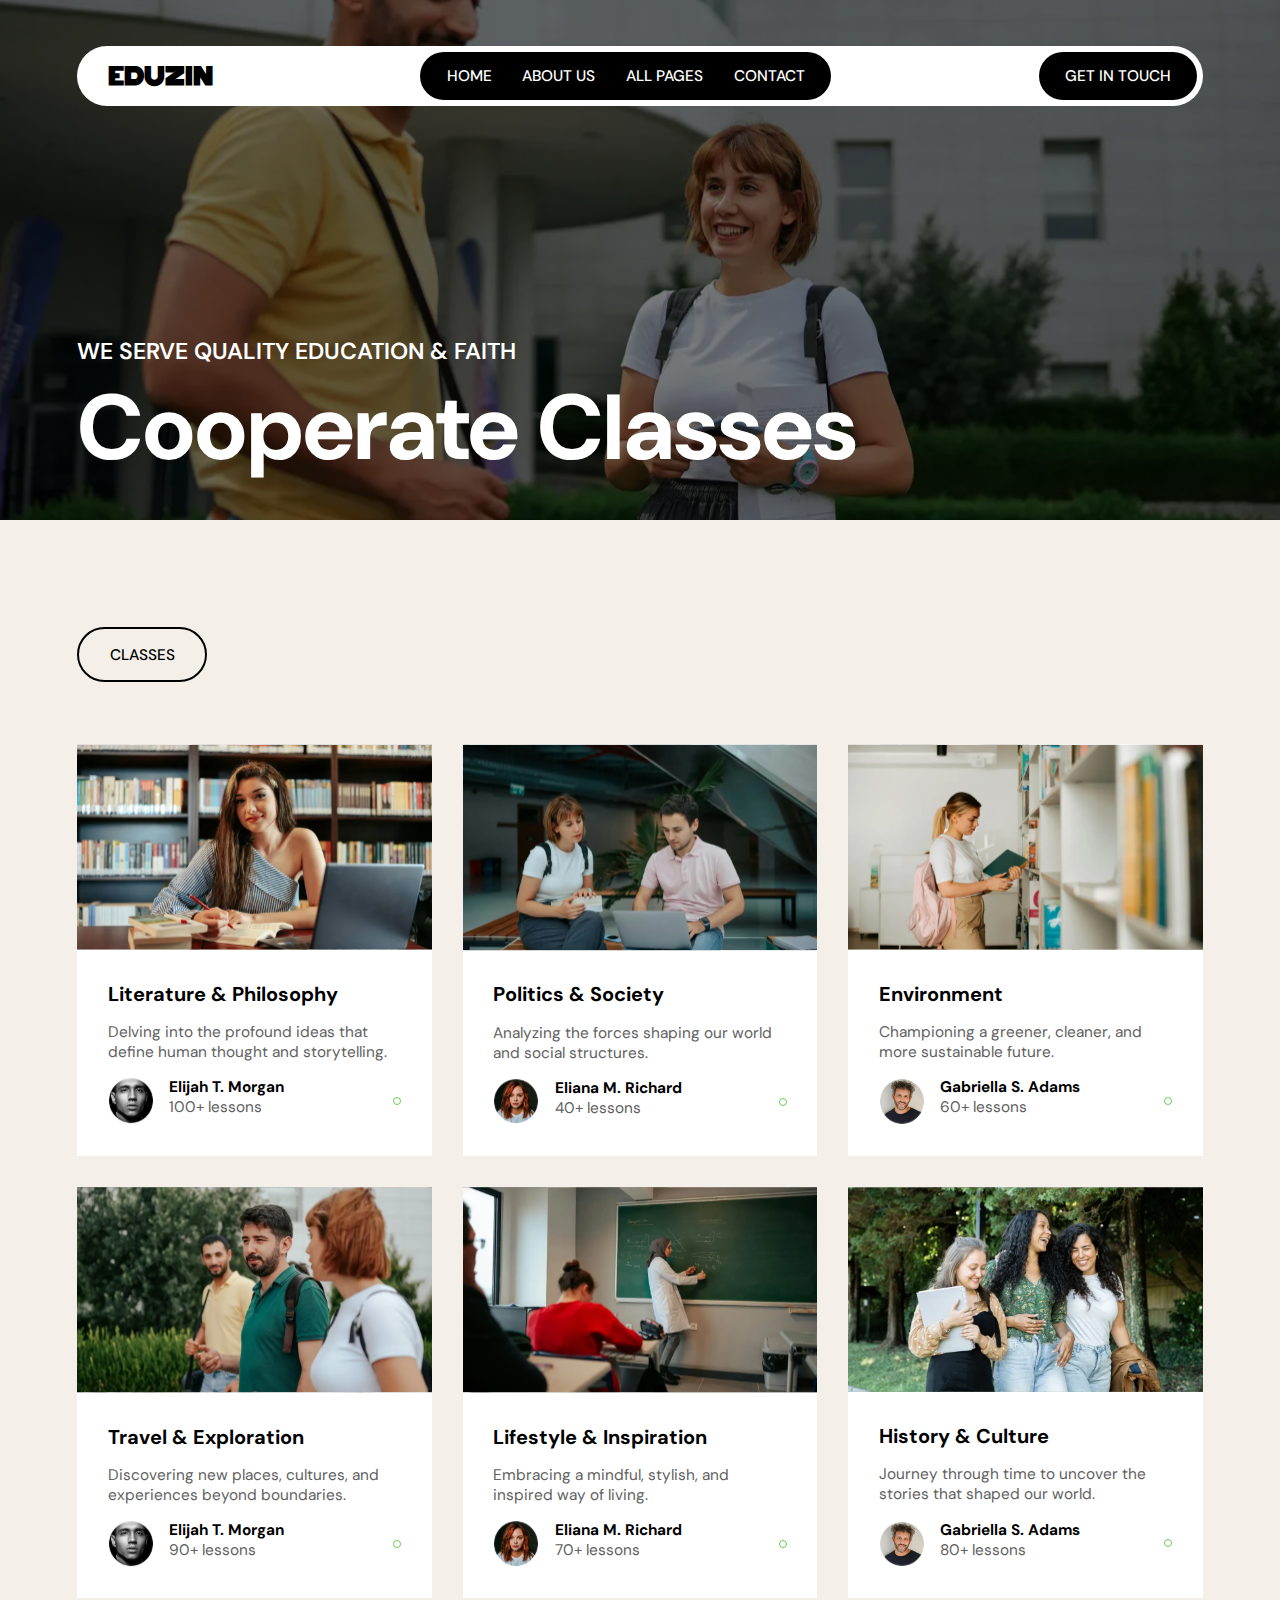
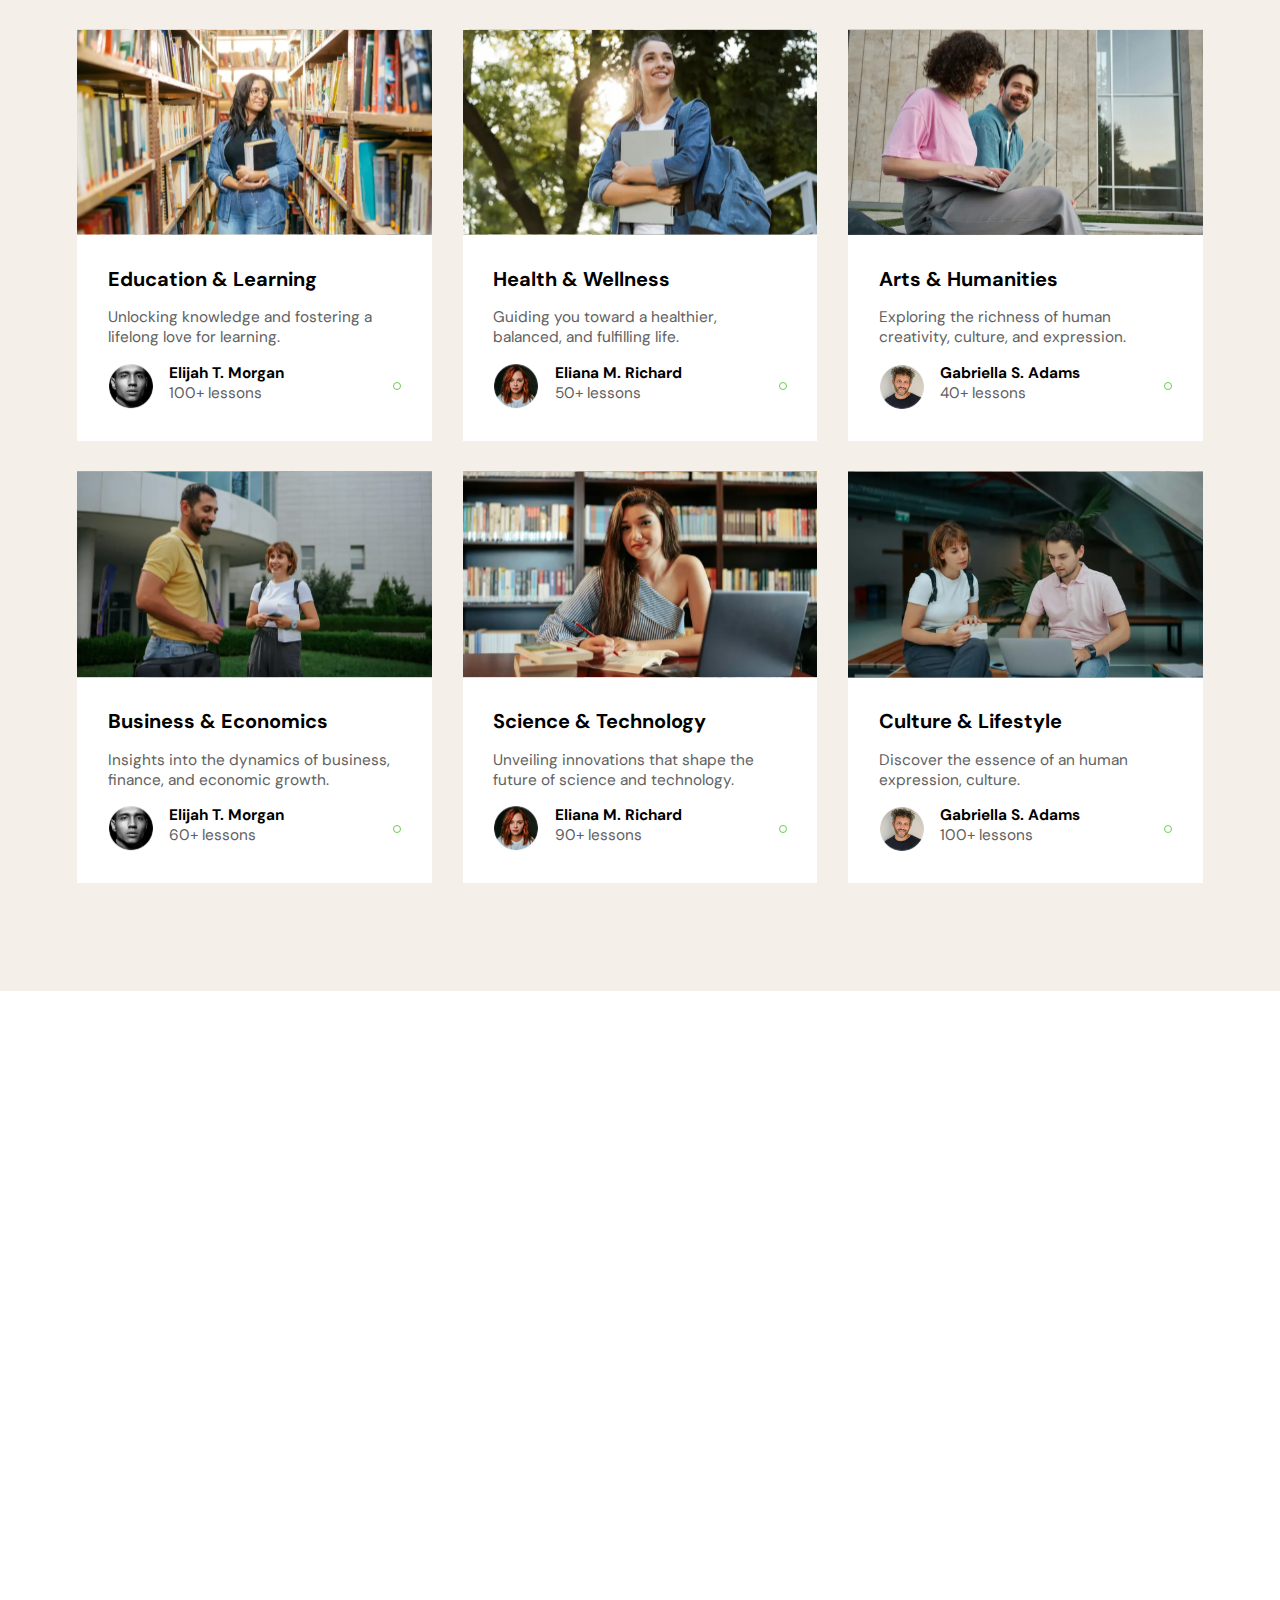
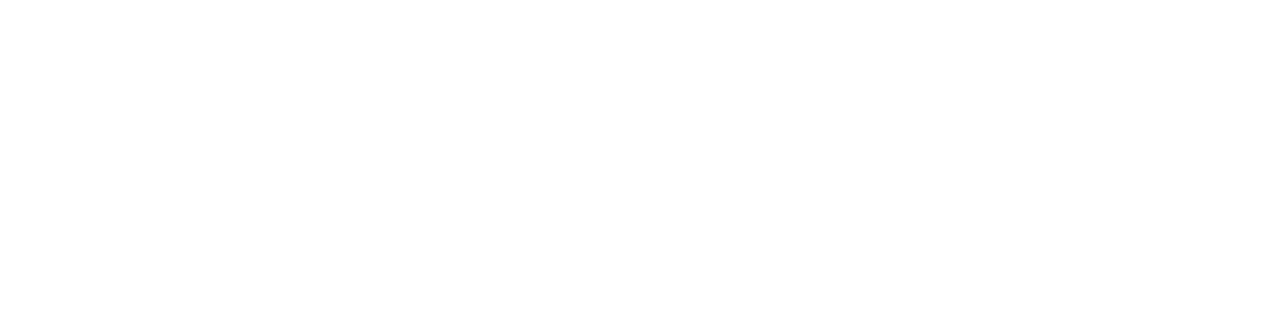
<file: class.html>
<!DOCTYPE html>
<html lang="en">
  <head>
    <meta charset="UTF-8" />
    <meta name="viewport" content="width=device-width, initial-scale=1.0" />
    <title>University</title>
    <link rel="stylesheet" href="class.css" />
    <link
      href="https://cdn.boxicons.com/fonts/basic/boxicons.min.css"
      rel="stylesheet"
    />
    <link
      href="https://cdn.boxicons.com/fonts/brands/boxicons-brands.min.css"
      rel="stylesheet"
    />
  </head>
  <body>
    <div class="container">
      <header class="fade-in">
        <nav>
          <div class="logo">
            <h2>EDUZIN</h2>
          </div>
          <ul class="nav-links">
            <li><a href="index.html">Home</a></li>
            <li><a href="about.html">About us</a></li>
            <li class="drop-down">
              <p>
                <a href="index.html">All pages</a
                ><i class="bx bx-chevron-down"></i>
              </p>
              <div class="down">
                <div class="drop-box">
                  <a href="index.html">Homepage</a>
                  <a href="about.html">About</a>
                  <a href="class.html">Classes</a>
                  <a href="detail.html">Class Details</a>
                  <a href="teach.html">Teachers</a>
                  <a href="event.html">Events</a>
                  <a href="blog.html">Blogs</a>
                  <a href="privacy.html">Privacy Policy</a>
                </div>
              </div>
            </li>
            <li><a href="contact.html">Contact</a></li>
          </ul>
          <div class="burger">
            <div class="line1"></div>
            <div class="line2"></div>
            <div class="line3"></div>
          </div>
          <button class="btn-num">Get in touch</button>
        </nav>
        <div class="hero-head">
          <div class="first-hero">
            <p>we serve quality education & faith</p>
            <h2>Cooperate Classes</h2>
          </div>
        </div>
      </header>
      <main>
        <section class="fade-in" id="area">
          <div class="study">classes</div>
          <div class="career-flex">
            <div>
              <img src="./class/card thumbnail1.svg" alt="" />
              <div class="career-info">
                <h3>Literature & Philosophy</h3>
                <p>Delving into the profound ideas that define human thought and storytelling.</p>
                <div class="lesson-flex">
                  <div class="lesson">
                    <img src="./class/Nat.svg" alt="" />
                    <div class="less-name">
                      <h4>Elijah T. Morgan</h4>
                      <p>100+ lessons</p>
                    </div>
                  </div>
                  <i class="bx bx-chevrons-right"></i>
                </div>
              </div>
            </div>
            <div>
              <img src="./class/card thumbnail2.svg" alt="" />
              <div class="career-info">
                <h3>Politics & Society</h3>
                <p>Analyzing the forces shaping our world and social structures.</p>
                <div class="lesson-flex">
                  <div class="lesson">
                    <img src="./class/Eli.svg" alt="" />
                    <div class="less-name">
                      <h4>Eliana M. Richard</h4>
                      <p>40+ lessons</p>
                    </div>
                  </div>
                  <i class="bx bx-chevrons-right"></i>
                </div>
              </div>
            </div>
            <div>
              <img src="./class/card thumbnail3.svg" alt="" />
              <div class="career-info">
                <h3>Environment</h3>
                <p>Championing a greener, cleaner, and more sustainable future.</p>
                <div class="lesson-flex">
                  <div class="lesson">
                    <img src="./class/Gab.svg" alt="" />
                    <div class="less-name">
                      <h4>Gabriella S. Adams</h4>
                      <p>60+ lessons</p>
                    </div>
                  </div>
                  <i class="bx bx-chevrons-right"></i>
                </div>
              </div>
            </div>
            <div>
              <img src="./class/card thumbnail4.svg" alt="" />
              <div class="career-info">
                <h3>Travel & Exploration</h3>
                <p>Discovering new places, cultures, and experiences beyond boundaries.</p>
                <div class="lesson-flex">
                  <div class="lesson">
                    <img src="./class/Nat.svg" alt="" />
                    <div class="less-name">
                      <h4>Elijah T. Morgan</h4>
                      <p>90+ lessons</p>
                    </div>
                  </div>
                  <i class="bx bx-chevrons-right"></i>
                </div>
              </div>
            </div>
            <div>
              <img src="./class/card thumbnail5.svg" alt="" />
              <div class="career-info">
                <h3>Lifestyle & Inspiration</h3>
                <p>Embracing a mindful, stylish, and inspired way of living.</p>
                <div class="lesson-flex">
                  <div class="lesson">
                    <img src="./class/Eli.svg" alt="" />
                    <div class="less-name">
                      <h4>Eliana M. Richard</h4>
                      <p>70+ lessons</p>
                    </div>
                  </div>
                  <i class="bx bx-chevrons-right"></i>
                </div>
              </div>
            </div>
            <div>
              <img src="./class/card thumbnail6.svg" alt="" />
              <div class="career-info">
                <h3>History & Culture</h3>
                <p>Journey through time to uncover the stories that shaped our world.</p>
                <div class="lesson-flex">
                  <div class="lesson">
                    <img src="./class/Gab.svg" alt="" />
                    <div class="less-name">
                      <h4>Gabriella S. Adams</h4>
                      <p>80+ lessons</p>
                    </div>
                  </div>
                  <i class="bx bx-chevrons-right"></i>
                </div>
              </div>
            </div>
            <div>
              <img src="./class/card thumbnail7.svg" alt="" />
              <div class="career-info">
                <h3>Education & Learning</h3>
                <p>Unlocking knowledge and fostering a lifelong love for learning.</p>
                <div class="lesson-flex">
                  <div class="lesson">
                    <img src="./class/Nat.svg" alt="" />
                    <div class="less-name">
                      <h4>Elijah T. Morgan</h4>
                      <p>100+ lessons</p>
                    </div>
                  </div>
                  <i class="bx bx-chevrons-right"></i>
                </div>
              </div>
            </div>
            <div>
              <img src="./class/card thumbnail8.svg" alt="" />
              <div class="career-info">
                <h3>Health & Wellness</h3>
                <p>Guiding you toward a healthier, balanced, and fulfilling life.</p>
                <div class="lesson-flex">
                  <div class="lesson">
                    <img src="./class/Eli.svg" alt="" />
                    <div class="less-name">
                      <h4>Eliana M. Richard</h4>
                      <p>50+ lessons</p>
                    </div>
                  </div>
                  <i class="bx bx-chevrons-right"></i>
                </div>
              </div>
            </div>
            <div>
              <img src="./class/card thumbnail9.svg" alt="" />
              <div class="career-info">
                <h3>Arts & Humanities</h3>
                <p>Exploring the richness of human creativity, culture, and expression.</p>
                <div class="lesson-flex">
                  <div class="lesson">
                    <img src="./class/Gab.svg" alt="" />
                    <div class="less-name">
                      <h4>Gabriella S. Adams</h4>
                      <p>40+ lessons</p>
                    </div>
                  </div>
                  <i class="bx bx-chevrons-right"></i>
                </div>
              </div>
            </div>
            <div>
              <img src="./class/card thumbnail10.svg" alt="" />
              <div class="career-info">
                <h3>Business & Economics</h3>
                <p>Insights into the dynamics of business, finance, and economic growth.</p>
                <div class="lesson-flex">
                  <div class="lesson">
                    <img src="./class/Nat.svg" alt="" />
                    <div class="less-name">
                      <h4>Elijah T. Morgan</h4>
                      <p>60+ lessons</p>
                    </div>
                  </div>
                  <i class="bx bx-chevrons-right"></i>
                </div>
              </div>
            </div>
            <div>
              <img src="./class/card thumbnail11.svg" alt="" />
              <div class="career-info">
                <h3>Science & Technology</h3>
                <p>Unveiling innovations that shape the future of science and technology.</p>
                <div class="lesson-flex">
                  <div class="lesson">
                    <img src="./class/Eli.svg" alt="" />
                    <div class="less-name">
                      <h4>Eliana M. Richard</h4>
                      <p>90+ lessons</p>
                    </div>
                  </div>
                  <i class="bx bx-chevrons-right"></i>
                </div>
              </div>
            </div>
            <div>
              <img src="./class/card thumbnail12.svg" alt="" />
              <div class="career-info">
                <h3>Culture & Lifestyle</h3>
                <p>Discover the essence of an human expression, culture.</p>
                <div class="lesson-flex">
                  <div class="lesson">
                    <img src="./class/Gab.svg" alt="" />
                    <div class="less-name">
                      <h4>Gabriella S. Adams</h4>
                      <p>100+ lessons</p>
                    </div>
                  </div>
                  <i class="bx bx-chevrons-right"></i>
                </div>
              </div>
            </div>
          </div>
        </section>
      </main>
      <footer class="fade-in">
        <div class="foot-flex">
          <h2>EDUZIN</h2>
          <h1>Join our newsletter</h1>
          <form action="">
            <input type="text" placeholder="Business email..." />
            <button class="subscribe">Subscribe</button>
          </form>
        </div>
        <div class="all-flex">
          <div class="news-flex">
            <h2>
              “ It’s about shaping a perspective, fostering critical thinking,
              and preparing for a lifetime of learning and growth. ”
            </h2>
            <div class="founder">
              <img src="./main/Education & Learning.svg" alt="" />
              <div class="found-text">
                <h4>Natalia T. Morgan</h4>
                <p>Founder</p>
              </div>
            </div>
            <div class="hyper-foot">
              <a href="index.html">home</a>
              <a href="about.html">About</a>
              <a href="contact.html">Contact</a>
              <a href="privacy.html">Privacy</a>
              <a href="blog.html">blog</a>
            </div>
          </div>
          <img src="./main/Footer Gallery Image.svg" alt="" />
        </div>
        <div class="line-through"></div>
        <div class="last-foot">
          <p>copyright & design by <span>@nextgentechie</span> - 2025</p>
          <div class="social-icon">
            <a href=""><i class="bxl bx-facebook"></i> </a>
            <a href=""><i class="bxl bx-linkedin"></i> </a>
            <a href=""><i class="bxl bx-twitter-x"></i> </a>
            <a href=""><i class="bxl bx-behance"></i> </a>
          </div>
        </div>
      </footer>
    </div>
    <script src="class.js"></script>
  </body>
</html>
</file>
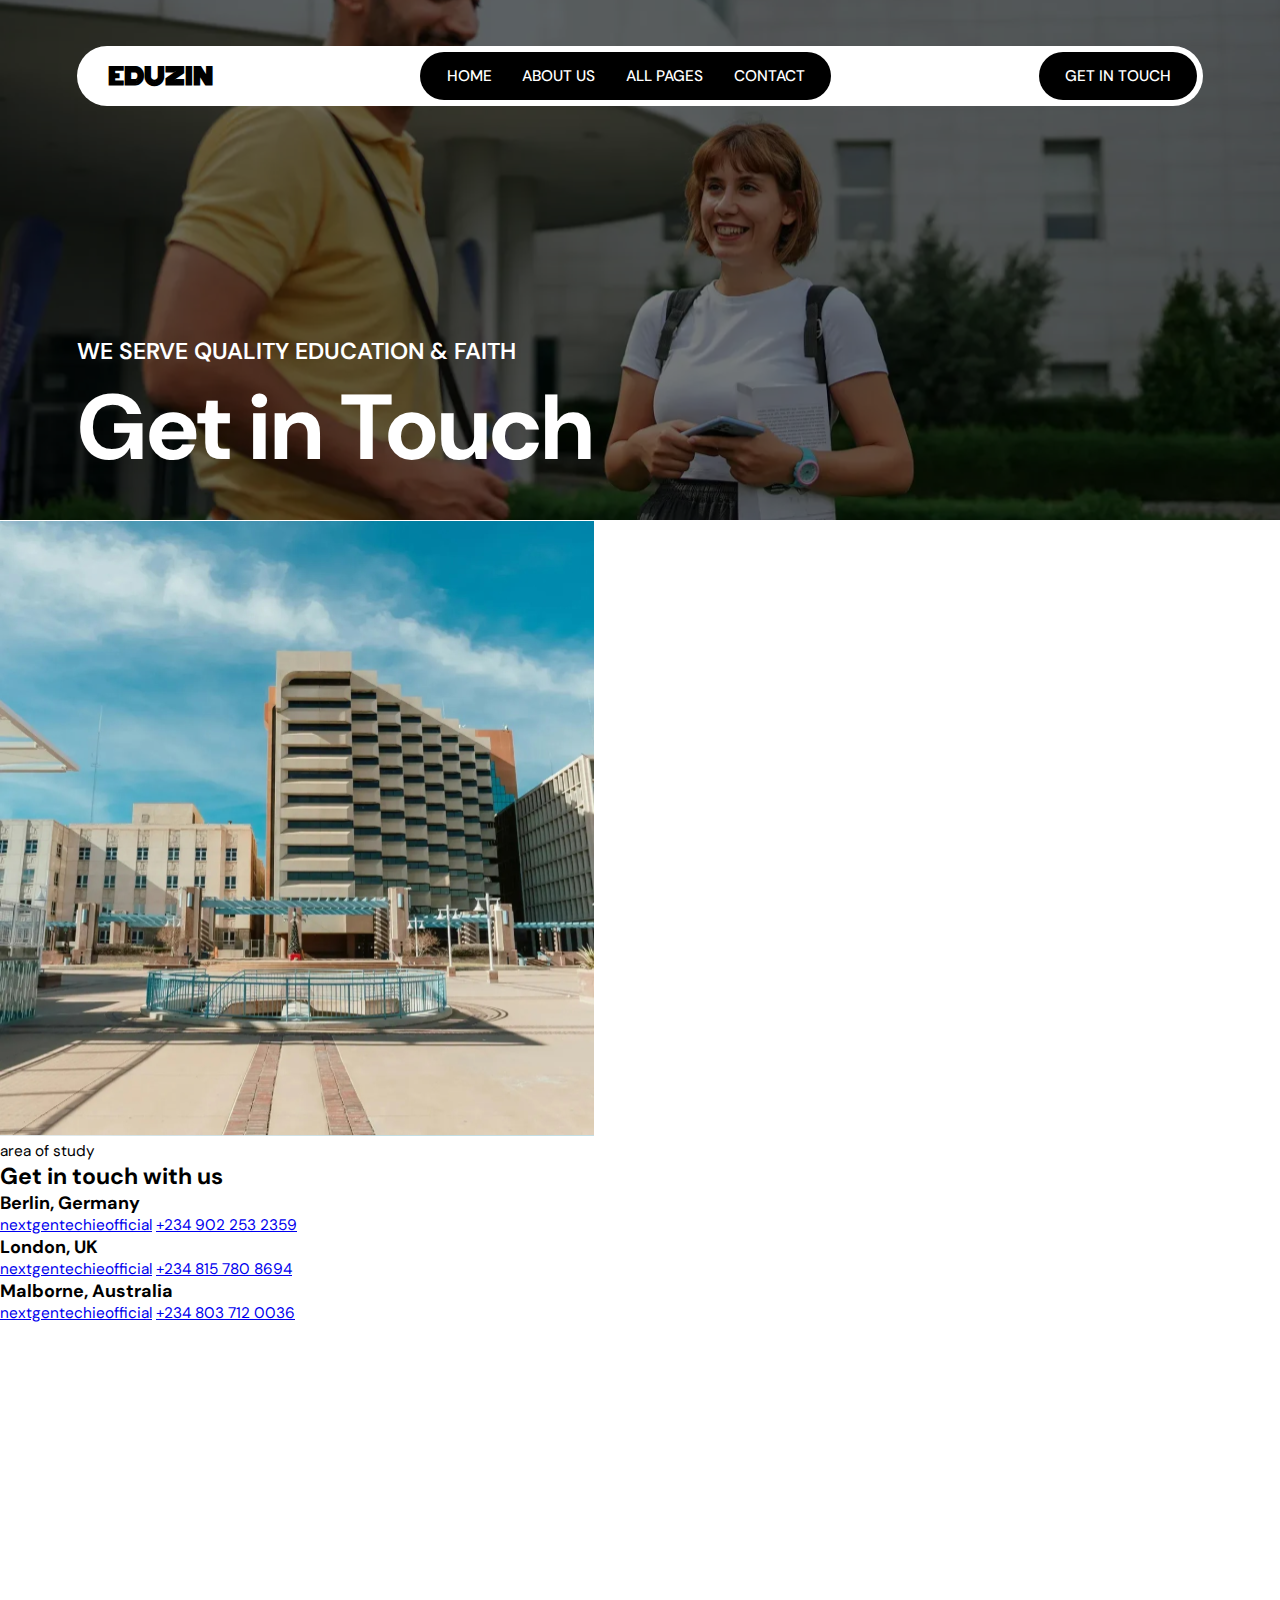
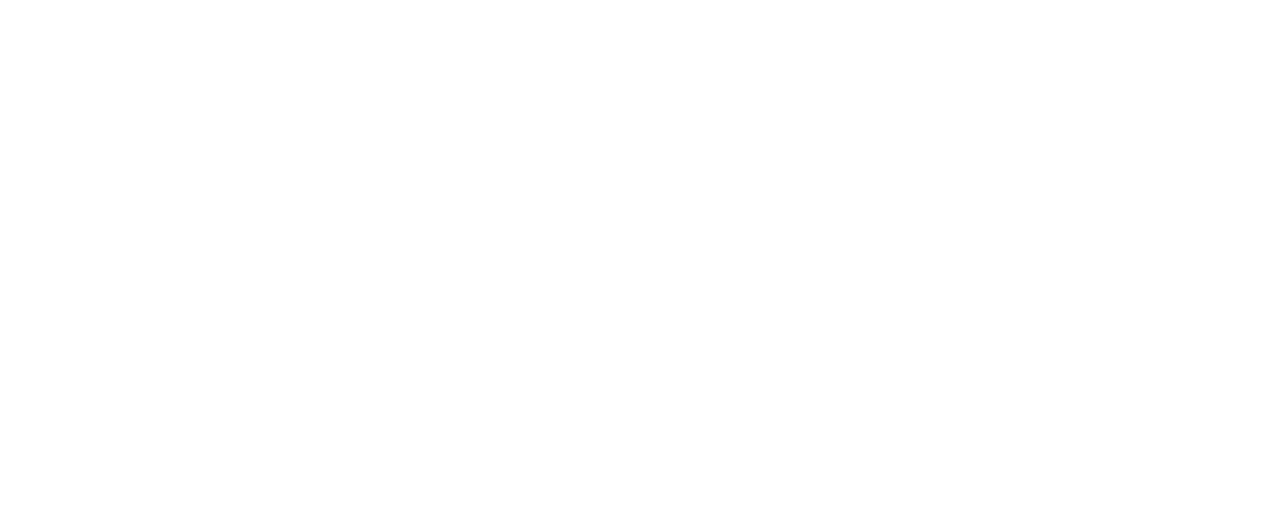
<file: contact.html>
<!DOCTYPE html>
<html lang="en">
  <head>
    <meta charset="UTF-8" />
    <meta name="viewport" content="width=device-width, initial-scale=1.0" />
    <title>University</title>
    <link rel="stylesheet" href="contact.css" />
    <link
      href="https://cdn.boxicons.com/fonts/basic/boxicons.min.css"
      rel="stylesheet"
    />
    <link
      href="https://cdn.boxicons.com/fonts/brands/boxicons-brands.min.css"
      rel="stylesheet"
    />
  </head>
  <body>
    <div class="container">
      <header class="fade-in">
        <nav>
          <div class="logo">
            <h2>EDUZIN</h2>
          </div>
          <ul class="nav-links">
            <li><a href="index.html">Home</a></li>
            <li><a href="about.html">About us</a></li>
            <li class="drop-down">
              <p>
                <a href="index.html">All pages</a
                ><i class="bx bx-chevron-down"></i>
              </p>
              <div class="down">
                <div class="drop-box">
                  <a href="index.html">Homepage</a>
                  <a href="about.html">About</a>
                  <a href="class.html">Classes</a>
                  <a href="detail.html">Class Details</a>
                  <a href="teach.html">Teachers</a>
                  <a href="event.html">Events</a>
                  <a href="blog.html">Blogs</a>
                  <a href="privacy.html">Privacy Policy</a>
                </div>
              </div>
            </li>
            <li><a href="contact.html">Contact</a></li>
          </ul>
          <div class="burger">
            <div class="line1"></div>
            <div class="line2"></div>
            <div class="line3"></div>
          </div>
          <button class="btn-num">Get in touch</button>
        </nav>
        <div class="hero-head">
          <div class="first-hero">
            <p>we serve quality education & faith</p>
            <h2>Get in Touch</h2>
          </div>
        </div>
      </header>
      <main>
        <section class="fade-in" id="contact-flex">
          <div class="left-area">
            <img src="./Contact/Contact Image.svg" alt="">
          </div>
          <div class="right-area">
            <div class="area">area of study</div>
            <h2>Get in touch with us</h2>
            <div class="information">
              <div class="contact-box">
                <div class="contact-text">
                  <h3>Berlin, Germany</h3>
                  <div class="info">
                    <a href="mailto:nextgentechieofficial@gmail.com">nextgentechieofficial</a>
                    <a href="tel:+2349022532359">+234 902 253 2359</a>
                  </div>
                </div>
                <a href="mailto:nextgentechieofficial@gmail.com" class="hyper-icon">
                  <i class="bx bx-chevrons-right"></i>
                </a>
              </div>
              <div class="contact-box">
                <div class="contact-text">
                  <h3>London, UK</h3>
                  <div class="info">
                    <a href="mailto:nextgentechieofficial@gmail.com">nextgentechieofficial</a>
                    <a href="tel:+2348157808694">+234 815 780 8694</a>
                  </div>
                </div>
                <a href="mailto:nextgentechieofficial@gmail.com" class="hyper-icon">
                  <i class="bx bx-chevrons-right"></i>
                </a>
              </div>
              <div class="contact-box">
                <div class="contact-text">
                  <h3>Malborne, Australia</h3>
                  <div class="info">
                    <a href="mailto:nextgentechieofficial@gmail.com">nextgentechieofficial</a>
                    <a href="tel:+2348037120036">+234 803 712 0036</a>
                  </div>
                </div>
                <a href="mailto:nextgentechieofficial@gmail.com" class="hyper-icon">
                  <i class="bx bx-chevrons-right"></i>
                </a>
              </div>
            </div>
          </div>
        </section>
      </main>
      <div class="linee-through"></div>
      <footer class="fade-in">
        <div class="foot-flex">
          <h2>EDUZIN</h2>
          <h1>Join our newsletter</h1>
          <form action="">
            <input type="text" placeholder="Business email..." />
            <button class="subscribe">Subscribe</button>
          </form>
        </div>
        <div class="all-flex">
          <div class="news-flex">
            <h2>
              “ It’s about shaping a perspective, fostering critical thinking,
              and preparing for a lifetime of learning and growth. ”
            </h2>
            <div class="founder">
              <img src="./main/Education & Learning.svg" alt="" />
              <div class="found-text">
                <h4>Natalia T. Morgan</h4>
                <p>Founder</p>
              </div>
            </div>
            <div class="hyper-foot">
              <a href="index.html">home</a>
              <a href="about.html">About</a>
              <a href="contact.html">Contact</a>
              <a href="privacy.html">Privacy</a>
              <a href="blog.html">blog</a>
            </div>
          </div>
          <img src="./main/Footer Gallery Image.svg" alt="" />
        </div>
        <div class="line-through"></div>
        <div class="last-foot">
          <p>copyright & design by <span>@nextgentechie</span> - 2025</p>
          <div class="social-icon">
            <a href=""><i class="bxl bx-facebook"></i> </a>
            <a href=""><i class="bxl bx-linkedin"></i> </a>
            <a href=""><i class="bxl bx-twitter-x"></i> </a>
            <a href=""><i class="bxl bx-behance"></i> </a>
          </div>
        </div>
      </footer>
    </div>
    <script src="./contact.js"></script>
  </body>
</html>
</file>
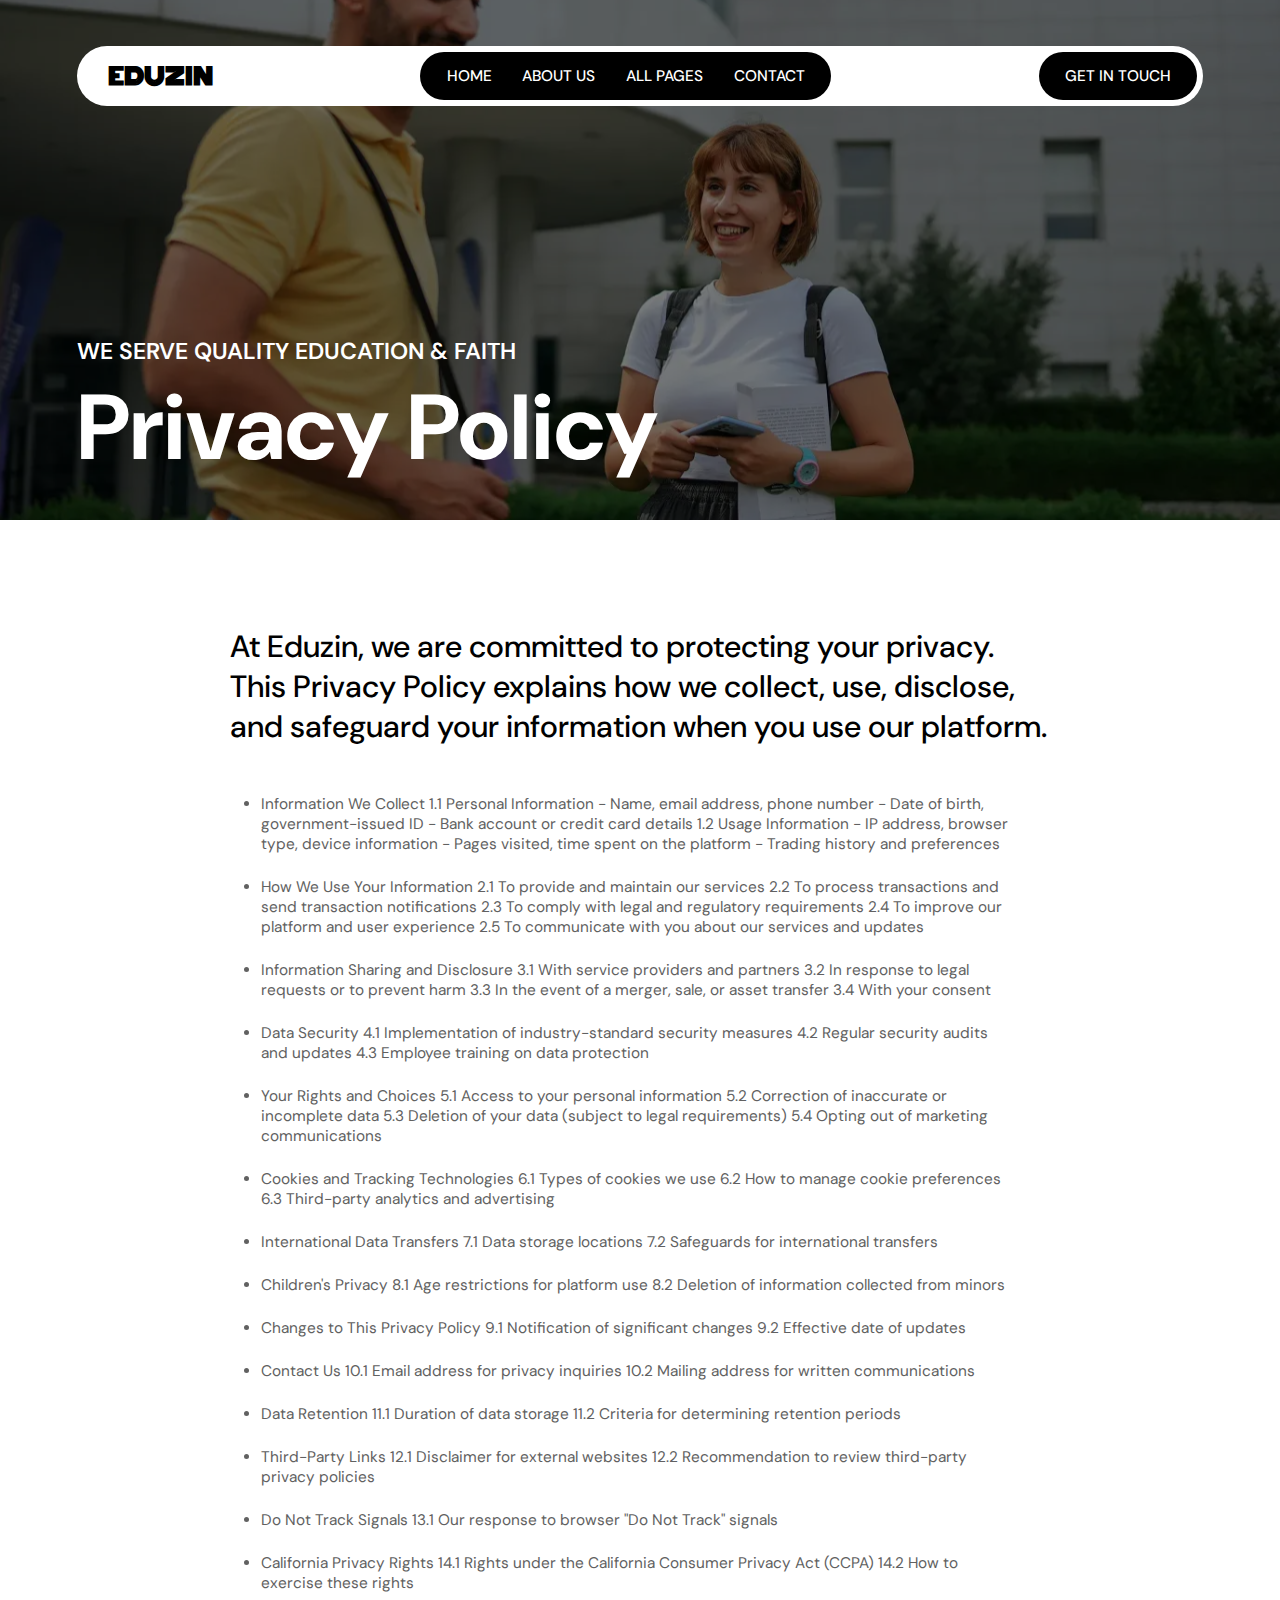
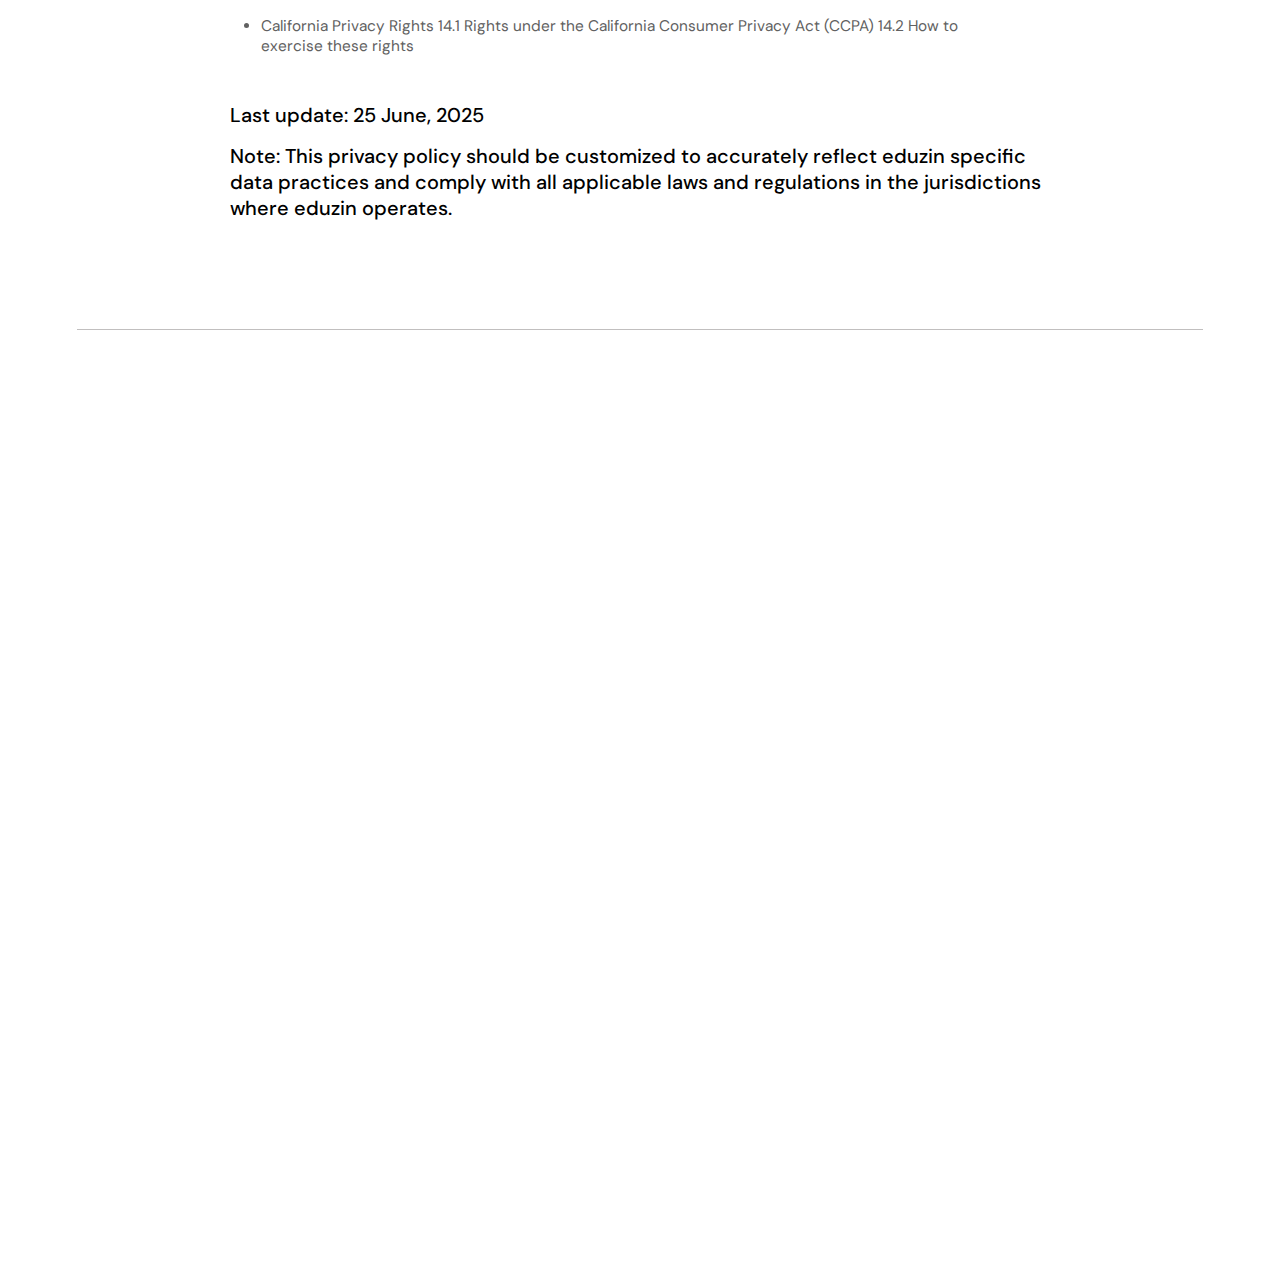
<file: privacy.html>
<!DOCTYPE html>
<html lang="en">
  <head>
    <meta charset="UTF-8" />
    <meta name="viewport" content="width=device-width, initial-scale=1.0" />
    <title>University</title>
    <link rel="stylesheet" href="privacy.css" />
    <link
      href="https://cdn.boxicons.com/fonts/basic/boxicons.min.css"
      rel="stylesheet"
    />
    <link
      href="https://cdn.boxicons.com/fonts/brands/boxicons-brands.min.css"
      rel="stylesheet"
    />
  </head>
  <body>
    <div class="container">
      <header class="fade-in">
        <nav>
          <div class="logo">
            <h2>EDUZIN</h2>
          </div>
          <ul class="nav-links">
            <li><a href="index.html">Home</a></li>
            <li><a href="about.html">About us</a></li>
            <li class="drop-down">
              <p>
                <a href="index.html">All pages</a
                ><i class="bx bx-chevron-down"></i>
              </p>
              <div class="down">
                <div class="drop-box">
                  <a href="index.html">Homepage</a>
                  <a href="about.html">About</a>
                  <a href="class.html">Classes</a>
                  <a href="detail.html">Class Details</a>
                  <a href="teach.html">Teachers</a>
                  <a href="event.html">Events</a>
                  <a href="blog.html">Blogs</a>
                  <a href="privacy.html">Privacy Policy</a>
                </div>
              </div>
            </li>
            <li><a href="contact.html">Contact</a></li>
          </ul>
          <div class="burger">
            <div class="line1"></div>
            <div class="line2"></div>
            <div class="line3"></div>
          </div>
          <button class="btn-num">Get in touch</button>
        </nav>
        <div class="hero-head">
          <div class="first-hero">
            <p>we serve quality education & faith</p>
            <h2>Privacy Policy</h2>
          </div>
        </div>
      </header>
      <main>
        <h2>
          At Eduzin, we are committed to protecting your privacy. This Privacy
          Policy explains how we collect, use, disclose, and safeguard your
          information when you use our platform.
        </h2>
        <ul>
          <li>
            Information We Collect 1.1 Personal Information - Name, email
            address, phone number - Date of birth, government-issued ID - Bank
            account or credit card details 1.2 Usage Information - IP address,
            browser type, device information - Pages visited, time spent on the
            platform - Trading history and preferences
          </li>
          <li>
            How We Use Your Information 2.1 To provide and maintain our services
            2.2 To process transactions and send transaction notifications 2.3
            To comply with legal and regulatory requirements 2.4 To improve our
            platform and user experience 2.5 To communicate with you about our
            services and updates
          </li>
          <li>
            Information Sharing and Disclosure 3.1 With service providers and
            partners 3.2 In response to legal requests or to prevent harm 3.3 In
            the event of a merger, sale, or asset transfer 3.4 With your consent
          </li>
          <li>
            Data Security 4.1 Implementation of industry-standard security
            measures 4.2 Regular security audits and updates 4.3 Employee
            training on data protection
          </li>
          <li>
            Your Rights and Choices 5.1 Access to your personal information 5.2
            Correction of inaccurate or incomplete data 5.3 Deletion of your
            data (subject to legal requirements) 5.4 Opting out of marketing
            communications
          </li>
          <li>
            Cookies and Tracking Technologies 6.1 Types of cookies we use 6.2
            How to manage cookie preferences 6.3 Third-party analytics and
            advertising
          </li>
          <li>
            International Data Transfers 7.1 Data storage locations 7.2
            Safeguards for international transfers
          </li>
          <li>
            Children's Privacy 8.1 Age restrictions for platform use 8.2
            Deletion of information collected from minors
          </li>
          <li>
            Changes to This Privacy Policy 9.1 Notification of significant
            changes 9.2 Effective date of updates
          </li>
          <li>
            Contact Us 10.1 Email address for privacy inquiries 10.2 Mailing
            address for written communications
          </li>
          <li>
            Data Retention 11.1 Duration of data storage 11.2 Criteria for
            determining retention periods
          </li>
          <li>
            Third-Party Links 12.1 Disclaimer for external websites 12.2
            Recommendation to review third-party privacy policies
          </li>
          <li>
            Do Not Track Signals 13.1 Our response to browser "Do Not Track"
            signals
          </li>
          <li>
            California Privacy Rights 14.1 Rights under the California Consumer
            Privacy Act (CCPA) 14.2 How to exercise these rights
          </li>
          <li>
            California Privacy Rights 14.1 Rights under the California Consumer
            Privacy Act (CCPA) 14.2 How to exercise these rights
          </li>
        </ul>
        <div class="last-head">
          <h3>Last update: 25 June, 2025</h3>
          <h3>
          Note: This privacy policy should be customized to accurately reflect
          eduzin specific data practices and comply with all applicable laws and
          regulations in the jurisdictions where eduzin operates.
          </h3>
        </div>
      </main>
      <div class="linee-through"></div>
      <footer class="fade-in">
        <div class="foot-flex">
          <h2>EDUZIN</h2>
          <h1>Join our newsletter</h1>
          <form action="">
            <input type="text" placeholder="Business email..." />
            <button class="subscribe">Subscribe</button>
          </form>
        </div>
        <div class="all-flex">
          <div class="news-flex">
            <h2>
              “ It’s about shaping a perspective, fostering critical thinking,
              and preparing for a lifetime of learning and growth. ”
            </h2>
            <div class="founder">
              <img src="./main/Education & Learning.svg" alt="" />
              <div class="found-text">
                <h4>Natalia T. Morgan</h4>
                <p>Founder</p>
              </div>
            </div>
            <div class="hyper-foot">
              <a href="index.html">home</a>
              <a href="about.html">About</a>
              <a href="contact.html">Contact</a>
              <a href="privacy.html">Privacy</a>
              <a href="blog.html">blog</a>
            </div>
          </div>
          <img src="./main/Footer Gallery Image.svg" alt="" />
        </div>
        <div class="line-through"></div>
        <div class="last-foot">
          <p>copyright & design by <span>@nextgentechie</span> - 2025</p>
          <div class="social-icon">
            <a href=""><i class="bxl bx-facebook"></i> </a>
            <a href=""><i class="bxl bx-linkedin"></i> </a>
            <a href=""><i class="bxl bx-twitter-x"></i> </a>
            <a href=""><i class="bxl bx-behance"></i> </a>
          </div>
        </div>
      </footer>
    </div>
    <script src="./script.js"></script>
  </body>
</html>
</file>
<file: style.css>
@import url("https://fonts.googleapis.com/css2?family=DM+Sans:ital,opsz,wght@0,9..40,100..1000;1,9..40,100..1000&family=Monoton&display=swap");

:root {
  /* default colors */

  --color-dark: #000000;
  --color-ash: #c1bfbf;
  --color-main: #ffffff;
  --color-sub: #f4f0e9;
  --color-back: #2f574d;
  --color-btn: #000000;
  --hover-hyper: #69cd52;

  /* text sizes */
  --pri-text: 1rem;
  --sec-text: 1.5rem;
  --pri-head: 2.5rem;
  --sec-head: 6rem;
  --ano-text: 1.2rem;
}

html {
  font-family: "DM Sans", sans-serif;
  font-size: 1.2vw;
}

* {
  box-sizing: border-box;
  margin: 0;
  padding: 0;
  font-optical-sizing: auto;
  scroll-behavior: smooth;
  font-family: "DM Sans", sans-serif;
}

.container {
  display: grid;
  grid-template-columns: 100%;
  grid-template-rows: auto auto auto;
}

.fade-in {
  opacity: 0;
  transform: translateY(20px);
  transition: opacity 1.2s ease-out, transform 1.2s ease-out;
}

.fade-in.visible {
  opacity: 1;
  transform: translateY(0);
}

.container header {
  padding: 3rem 5rem;
  background-image: url(./main/Section.svg);
  background-size: cover;
  width: 100%;
  height: auto;
  display: flex;
  flex-direction: column;
  gap: 10rem;
  position: relative;
}

header::after {
  content: "";
  position: absolute;
  top: 0;
  left: 0;
  right: 0;
  bottom: 0;
  background: rgba(0, 0, 0, 0.5);
  z-index: 1;
}

header nav {
  display: flex;
  justify-content: space-between;
  background-color: var(--color-main);
  border-radius: 5rem;
  align-items: center;
  padding: 0.4rem 0.4rem 0.4rem 2rem;
  position: relative;
  z-index: 3;
}

nav .nav-links {
  list-style: none;
  display: flex;
  gap: 2rem;
  background-color: var(--color-dark);
  padding: 0.9rem 1.7rem;
  border-radius: 2.5rem;
}

nav .nav-links > li {
  position: relative;
}

.nav-links .drop-down > .down {
  display: none;
  position: absolute;
  top: 1.5rem;
}

.down .drop-box {
  background-color: var(--color-back);
  top: 100%;
  left: 0;
  min-width: 15rem;
  padding: 2rem 1rem;
  display: flex;
  flex-direction: column;
  gap: 1rem;
}

.drop-box a {
  white-space: nowrap;
}

.drop-down:hover .down {
  display: block;
}

.drop-down p {
  display: flex;
  align-items: center;
}

.drop-down p > i {
  color: var(--color-main);
  transition: all 0.5s ease;
  font-size: 1.5rem;
}

.drop-down p:hover i {
  transform: rotate(180deg);
  color: var(--hover-hyper);
}

nav .nav-links > li a {
  text-decoration: none;
  font-size: var(--pri-text);
  color: var(--color-main);
  font-weight: 500;
  text-transform: uppercase;
  transition: all 0.5s ease;
}

nav .nav-links > li a:hover {
  color: var(--hover-hyper);
}

nav .logo {
  display: flex;
  gap: 0.5rem;
  align-items: center;
}

nav .logo h2 {
  font-size: var(--sec-text);
  color: var(--color-text);
  font-family: "Monoton", sans-serif;
}

nav .btn-num {
  background-color: var(--color-btn);
  color: var(--color-main);
  border-radius: 2.5rem;
  padding: 0.9rem 1.7rem;
  border: none;
  font-size: var(--pri-text);
  cursor: pointer;
  font-weight: 500;
  text-transform: uppercase;
  transition: all 0.5s ease;
}

nav .btn-num:hover {
  background-color: var(--color-back);
  color: var(--color-main);
}

nav .burger {
  display: none;
  cursor: pointer;
}

/* Burger menu */
nav .burger {
  display: none;
  cursor: pointer;
}

nav .burger > div {
  width: 25px;
  height: 3px;
  background: var(--color-dark);
  margin: 5px;
  transition: all 0.3s ease;
}

header .hero-head {
  display: flex;
  flex-direction: column;
  gap: 5rem;
  z-index: 2;
  position: relative;
}

header .hero-head > .first-hero {
  display: flex;
  flex-direction: column;
  gap: 3rem;
  align-items: center;
  justify-content: center;
}

.hero-head .first-hero > h2 {
  font-size: var(--sec-head);
  color: var(--color-main);
  text-align: center;
  line-height: 6rem;
}

.first-hero .objective {
  display: flex;
  flex-direction: column;
  align-items: center;
  gap: 2rem;
}

.first-hero .objective > p {
  font-size: var(--pri-head);
  color: var(--color-main);
  text-align: center;
}

.first-hero .objective > .apply-btn {
  font-size: var(--pri-text);
  text-transform: uppercase;
  color: var(--color-back);
  padding: 1rem 4rem;
  font-weight: 600;
  border: none;
  display: flex;
  border-radius: 2rem;
  align-items: center;
  transition: all 0.5s ease;
}

.first-hero .objective > .apply-btn:hover {
  color: var(--color-main);
  background-color: var(--color-back);
}

.first-hero .objective > .apply-btn > i {
  font-size: 2rem;
}

.hero-head .text-slider {
  width: 100%;
  overflow: hidden;
  white-space: nowrap;
  box-sizing: border-box;
}

.hero-head .text-slider > h1 {
  font-size: 8rem;
  color: var(--color-main);
  display: inline-block;
  padding-left: 100%;
  animation: scroll-left 10s linear infinite;
}

/* Keyframes for scrolling effect */
@keyframes scroll-left {
  0% {
    transform: translateX(0);
  }
  100% {
    transform: translateX(-100%);
  }
}

main #about {
  background-color: var(--color-back);
  padding: 7rem 5rem;
  display: flex;
  flex-direction: column;
  gap: 7rem;
}

main #about > .grid-box {
  display: grid;
  grid-template-columns: 1fr 1fr;
  grid-template-rows: auto auto auto;
  gap: 7rem;
}

#about .grid-box > .one {
  grid-row: span 2;
  position: relative;
}

.grid-box .one img:first-child {
  width: 100%;
  height: auto;
}

.grid-box .one > img:nth-child(2) {
  position: absolute;
  left: 3%;
  top: 1rem;
  width: 5rem;
  height: auto;
}

.grid-box .one > img:nth-child(3) {
  position: absolute;
  left: 12%;
  top: 1rem;
  width: 5rem;
  height: auto;
}

#about .grid-box > .two {
  display: flex;
  flex-direction: column;
  gap: 1rem;
}

.grid-box .two > div {
  border: 2px solid var(--color-ash);
  border-radius: 1rem;
  text-transform: uppercase;
  color: var(--color-main);
  display: inline;
  padding: 0.3rem 1rem;
  width: 8rem;
  font-size: var(--pri-text);
  font-weight: 500;
}

.grid-box .two > h2 {
  font-size: var(--pri-head);
  color: var(--color-main);
  line-height: 3rem;
}

.grid-box .two > p {
  font-size: var(--ano-text);
  color: var(--color-ash);
}

#about .grid-box > .three {
  grid-row: span 2;
  position: relative;
}

.grid-box .three img:first-child {
  width: 100%;
  height: auto;
}

.grid-box .three > .rating {
  display: flex;
  position: absolute;
  gap: 1rem;
  background-color: #0000002c;
  backdrop-filter: blur(10px);
  -webkit-backdrop-filter: blur(10px);
  align-items: center;
  padding: 0.3rem 0.5rem;
  top: 80%;
  left: 5%;
  border: 0.5px solid #5b59598d;
}

.rating .image-rate > img {
  width: 50%;
}

.rating .text-rate > h4 {
  color: var(--color-main);
  font-weight: 500;
  font-size: var(--pri-text);
}

.rating .text-rate > p {
  color: var(--color-ash);
  font-size: var(--pri-text);
}

#about .grid-box > .four {
  display: flex;
  justify-content: space-between;
  gap: 3rem;
}

.grid-box .four > .side {
  display: flex;
  flex-direction: column;
  gap: 0.5rem;
}

.four .side > h1 {
  font-size: 4rem;
  color: var(--color-main);
}

.four .side > p {
  font-size: var(--ano-text);
  color: var(--color-ash);
}

.four .side > .range {
  display: flex;
  width: 100%;
  margin-top: 1rem;
}

.side .range > .light {
  background-color: var(--color-main);
  width: 92%;
  height: 0.1rem;
}

.side .range > .dark {
  background-color: var(--color-ash);
  width: 8%;
  height: 0.1rem;
}

.sec .range > .light {
  background-color: var(--color-main);
  width: 25%;
  height: 0.1rem;
}

.sec .range > .dark {
  background-color: var(--color-ash);
  width: 75%;
  height: 0.1rem;
}

#about .ipsum-logo {
  display: flex;
  justify-content: center;
  flex-wrap: wrap;
  gap: 7rem;
}

#about .ipsum-logo > img {
  width: 10rem;
  height: auto;
}

#about .ipsum-logo > img:nth-child(3) {
  width: 7rem;
}

#about .ipsum-logo > img:nth-child(4) {
  width: 7rem;
}

main #area {
  padding: 7rem 5rem;
  display: flex;
  flex-direction: column;
  background-color: var(--color-sub);
  gap: 1rem;
}

#area div.study {
  border: 2px solid var(--color-dark);
  border-radius: 1rem;
  text-transform: uppercase;
  color: var(--color-dark);
  padding: 0.3rem 1rem;
  width: 10.5rem;
  font-size: var(--pri-text);
  font-weight: 500;
}

#area .advance-flex {
  display: flex;
  justify-content: space-between;
}

#area .advance-flex > h2 {
  font-size: var(--pri-head);
  color: var(--color-dark);
  line-height: 3rem;
}

#area .advance-flex > .apply-btn {
  font-size: var(--pri-text);
  text-transform: uppercase;
  color: var(--color-main);
  padding: 1rem 4rem;
  font-weight: 600;
  border: none;
  display: flex;
  background-color: var(--color-back);
  border-radius: 2rem;
  align-items: center;
  transition: all 0.5s ease;
}

#area .advance-flex > .apply-btn:hover {
  color: var(--color-dark);
  background-color: transparent;
  border: 2px solid #000000;
}

#area .advance-flex > .apply-btn > i {
  font-size: 2rem;
}

#area .career-flex {
  display: flex;
  justify-content: center;
  gap: 2rem;
  margin-top: 3rem;
}

#area .career-flex > div {
  background-color: var(--color-main);
  width: 100%;
  height: auto;
  display: flex;
  flex-direction: column;
}

.career-flex div > img {
  width: 100%;
}

.career-flex div > .career-info {
  background-color: var(--color-main);
  padding: 2rem;
  display: flex;
  flex-direction: column;
  gap: 1rem;
}

.career-info h3 {
  font-size: 1.6rem;
}

.career-info p {
  font-size: var(--pri-text);
  color: #616161;
}

.career-info .lesson-flex {
  display: flex;
  justify-content: space-between;
  align-items: center;
}

.lesson-flex .lesson {
  display: flex;
  gap: 1rem;
}

.lesson-flex .lesson > img {
  width: 3rem;
}

.lesson .less-name > h4 {
  font-size: var(--pri-text);
}

.lesson .less-name > p {
  font-size: var(--pri-text);
  color: #616161;
}

.career-info .lesson-flex > i {
  color: var(--color-dark);
  font-size: 3rem;
  padding: 0.2rem;
  border: 1.5px solid var(--hover-hyper);
  border-radius: 50%;
  transition: all 0.5s ease;
}

.career-info .lesson-flex > i:hover {
  color: var(--color-main);
  background-color: var(--hover-hyper);
}

/* Tablet Breakpoint */

@media (min-width: 577px) and (max-width: 1000px) {
  html {
    font-size: 2vw;
  }

  .container header {
    padding: 3rem 2rem;
    gap: 5rem;
  }

  nav .nav-links {
    display: none;
    flex-direction: column;
    position: absolute;
    top: 5rem;
    right: 0;
    width: 100%;
    max-height: 0;
    background: var(--color-dark);
    text-align: left;
    padding: 2rem;
    border-radius: 1rem;
    transition: max-height 0.4s ease-in-out;
    z-index: 1;
  }

  nav .nav-links.open {
    display: flex;
    max-height: 15rem;
  }

  nav .burger {
    display: block;
    transition: transform 0.3s ease;
  }

  /* Burger animation */
  nav .burger.toggle > .line1 {
    transform: rotate(-45deg) translate(-5px, 6px);
  }

  nav .burger.toggle > .line2 {
    opacity: 0;
  }

  nav .burger.toggle > .line3 {
    transform: rotate(45deg) translate(-5px, -6px);
  }

  .nav-links .drop-down {
    position: relative;
  }


  .drop-down .down {
    position: absolute;
    z-index: 2;
  }

  .down .drop-box {
    border-radius: 1rem;
    flex-direction: row;
    flex-wrap: wrap;
  }

  .hero-head .first-hero > h2 {
    font-size: 4rem;
    line-height: 4rem;
  }

  .first-hero .objective > p {
    text-align: center;
    font-size: 1.5rem;
  }

  header .hero-head {
    gap: 3rem;
  }

  header .hero-head > .first-hero {
    display: flex;
    flex-direction: column;
    gap: 1rem;
    align-items: center;
    justify-content: center;
  }

  .hero-head .text-slider > h1 {
    font-size: 5rem;
  }

  main #about {
    background-color: var(--color-back);
    padding: 3rem 2rem;
  }

  main #about > .grid-box {
    display: grid;
    grid-template-columns: 1fr;
    grid-template-rows: auto auto auto auto;
    gap: 7rem;
  }

  #about .grid-box > .four {
    grid-row-start: 4;
  }

  #about .ipsum-logo {
    flex-wrap: wrap;
    justify-content: center;
    gap: 5rem;
  }

  main #area {
    padding: 3rem 2rem;
    gap: 1rem;
  }

  #area .advance-flex {
    flex-direction: column;
    gap: 2rem;
  }

  #area .advance-flex > .apply-btn {
    width: 16rem;
  }

  #area .career-flex {
    flex-wrap: wrap;
  }
}

/* Phone breakpoint */

@media (max-width: 576px) {
  html {
    font-size: 3vw;
  }

  .container header {
    padding: 3rem 2rem 3rem;
    gap: 3rem;
  }

  header nav {
    padding: 0.4rem 2rem;
  }

  nav .nav-links {
    display: none;
    flex-direction: column;
    position: absolute;
    top: 5rem;
    right: 0;
    width: 100%;
    max-height: 0;
    background: var(--color-dark);
    text-align: left;
    padding: 2rem;
    border-radius: 1rem;
    z-index: 1;
    transition: max-height 0.4s ease-in-out;
  }

  .down .drop-box {
    border-radius: 1rem;
    flex-direction: row;
    flex-wrap: wrap;
  }

  nav .nav-links.open {
    display: flex;
    max-height: 15rem;
  }

  nav .btn-num {
    display: none;
  }

  nav .burger {
    display: block;
    transition: transform 0.3s ease;
  }

  /* Burger animation */
  nav .burger.toggle > .line1 {
    transform: rotate(-45deg) translate(-5px, 6px);
  }

  nav .burger.toggle > .line2 {
    opacity: 0;
  }

  nav .burger.toggle > .line3 {
    transform: rotate(45deg) translate(-5px, -6px);
  }

  .nav-links .drop-down {
    position: relative;
  }

  .drop-down .down {
    position: absolute;
    z-index: 2;
  }

  .down .drop-box {
    border-radius: 1rem;
  }

  .hero-head .first-hero > h2 {
    font-size: 3rem;
    line-height: 3rem;
  }

  .first-hero .objective > p {
    text-align: center;
    font-size: 1.3rem;
  }

  header .hero-head > .first-hero {
    display: flex;
    flex-direction: column;
    gap: 1rem;
    align-items: center;
    justify-content: center;
  }

  .first-hero .objective > .apply-btn {
    padding: 0.8rem 3rem;
  }

  header .hero-head {
    gap: 2rem;
  }

  .hero-head .text-slider > h1 {
    font-size: 4rem;
  }

  main #about {
    background-color: var(--color-back);
    padding: 3rem 2rem;
  }

  main #about > .grid-box {
    display: grid;
    grid-template-columns: 1fr;
    grid-template-rows: auto auto auto auto;
    gap: 7rem;
  }

  #about .grid-box > .four {
    grid-row-start: 4;
  }

  main #area {
    padding: 3rem 2rem;
    gap: 1rem;
  }

  #area .advance-flex {
    flex-direction: column;
    gap: 2rem;
  }

  #area .advance-flex > .apply-btn {
    width: 16rem;
  }

  #area .advance-flex > .apply-btn {
    padding: 0.8rem 3rem;
    width: 14rem;
  }

  #area .career-flex {
    flex-wrap: wrap;
  }
}
</file>
<file: about.css>
@import url("https://fonts.googleapis.com/css2?family=DM+Sans:ital,opsz,wght@0,9..40,100..1000;1,9..40,100..1000&family=Monoton&display=swap");

:root {
  /* default colors */

  --color-dark: #000000;
  --color-ash: #c1bfbf;
  --color-main: #ffffff;
  --color-sub: #f4f0e9;
  --color-back: #2f574d;
  --color-btn: #000000;
  --hover-hyper: #69cd52;

  /* text sizes */
  --pri-text: 1rem;
  --sec-text: 1.5rem;
  --pri-head: 2.5rem;
  --sec-head: 6rem;
  --ano-text: 1.2rem;
}

html {
  font-family: "DM Sans", sans-serif;
  font-size: 1.2vw;
}

button {
  cursor: pointer;
}

* {
  box-sizing: border-box;
  margin: 0;
  padding: 0;
  font-optical-sizing: auto;
  scroll-behavior: smooth;
  font-family: "DM Sans", sans-serif;
}

.container {
  display: grid;
  grid-template-columns: 100%;
  grid-template-rows: auto auto auto;
}

.fade-in {
  opacity: 0;
  transform: translateY(20px);
  transition: opacity 1.2s ease-out, transform 1.2s ease-out;
}

.fade-in.visible {
  opacity: 1;
  transform: translateY(0);
}

.container header {
  padding: 3rem 5rem;
  background-image: url(./About/Hero\ Thumbnail.svg);
  background-size: cover;
  width: 100%;
  background-position: center;
  display: flex;
  flex-direction: column;
  gap: 15rem;
  position: relative;
}

header::after {
  content: "";
  position: absolute;
  top: 0;
  left: 0;
  right: 0;
  bottom: 0;
  background: rgba(0, 0, 0, 0.5);
  z-index: 1;
}

header nav {
  display: flex;
  justify-content: space-between;
  background-color: var(--color-main);
  border-radius: 5rem;
  align-items: center;
  padding: 0.4rem 0.4rem 0.4rem 2rem;
  position: relative;
  z-index: 3;
}

nav .nav-links {
  list-style: none;
  display: flex;
  gap: 2rem;
  background-color: var(--color-dark);
  padding: 0.9rem 1.7rem;
  border-radius: 2.5rem;
}

nav .nav-links > li {
  position: relative;
}

.nav-links .drop-down > .down {
  display: none;
  position: absolute;
  top: 1.5rem;
}

.down .drop-box {
  background-color: var(--color-back);
  top: 100%;
  left: 0;
  min-width: 15rem;
  padding: 2rem 1rem;
  display: flex;
  flex-direction: column;
  gap: 1rem;
}

.drop-box a {
  white-space: nowrap;
}

.drop-down:hover .down {
  display: block;
}

.drop-down p {
  display: flex;
  align-items: center;
}

.drop-down p > i {
  color: var(--color-main);
  transition: all 0.5s ease;
  font-size: 1.5rem;
}

.drop-down p:hover i {
  transform: rotate(180deg);
  color: var(--hover-hyper);
}

nav .nav-links > li a {
  text-decoration: none;
  font-size: var(--pri-text);
  color: var(--color-main);
  font-weight: 500;
  text-transform: uppercase;
  transition: all 0.5s ease;
}

nav .nav-links > li a:hover {
  color: var(--hover-hyper);
}

nav .logo {
  display: flex;
  gap: 0.5rem;
  align-items: center;
}

nav .logo h2 {
  font-size: var(--sec-text);
  color: var(--color-text);
  font-family: "Monoton", sans-serif;
}

nav .btn-num {
  background-color: var(--color-btn);
  color: var(--color-main);
  border-radius: 2.5rem;
  padding: 0.9rem 1.7rem;
  border: none;
  font-size: var(--pri-text);
  cursor: pointer;
  font-weight: 500;
  text-transform: uppercase;
  transition: all 0.5s ease;
}

nav .btn-num:hover {
  background-color: var(--color-back);
  color: var(--color-main);
}

nav .burger {
  display: none;
  cursor: pointer;
}

/* Burger menu */
nav .burger {
  display: none;
  cursor: pointer;
}

nav .burger > div {
  width: 25px;
  height: 3px;
  background: var(--color-dark);
  margin: 5px;
  transition: all 0.3s ease;
}

header .hero-head {
  display: flex;
  flex-direction: column;
  gap: 5rem;
  z-index: 2;
  position: relative;
}

header .hero-head > .first-hero {
  display: flex;
  flex-direction: column;
  gap: 1rem;
}

.hero-head .first-hero > h2 {
  font-size: var(--sec-head);
  color: var(--color-main);
  line-height: 6rem;
}

.hero-head .first-hero > p {
  font-size: var(--sec-text);
  color: var(--color-main);
  text-transform: uppercase;
  font-weight: 600;
}

main #dream {
  padding: 7rem 5rem;
  display: flex;
  gap: 5rem;
  align-items: center;
}

#dream img.gallery {
  width: 50%;
}

#dream .dream-flex {
  display: flex;
  flex-direction: column;
  gap: 4rem;
}

#dream .dream-flex > .dream-row {
  display: flex;
  flex-direction: column;
  gap: 1rem;
}

.dream-row > .since {
  border: 2px solid var(--color-dark);
  border-radius: 2rem;
  text-transform: uppercase;
  color: var(--color-dark);
  padding: 1rem 2rem;
  width: fit-content;
  font-size: var(--pri-text);
  font-weight: 500;
}

.dream-row > h2 {
  font-size: var(--pri-head);
  color: var(--color-dark);
  line-height: 3rem;
}

.dream-row > p {
  font-size: var(--ano-text);
  color: #616161;
}

.dream-flex .dream-box {
  background-color: #f4f0e9;
  padding: 2rem;
  display: flex;
  flex-direction: column;
  gap: 1.5rem;
}

.dream-box p {
  font-size: var(--ano-text);
}

.dream-box .profile {
  display: flex;
  gap: 1rem;
}

.dream-box .profile > img {
  width: 3rem;
}

.dream-box .profile > .prof-text h4 {
  font-size: var(--pri-text);
  font-weight: 600;
}

.dream-box .profile > .prof-text p {
  font-size: var(--pri-text);
  color: #616161;
}

main #career {
  padding: 7rem 5rem;
  background-color: var(--color-back);
  display: flex;
  flex-direction: column;
  gap: 3rem;
}

#career .career-head {
  display: flex;
  flex-direction: column;
  gap: 1rem;
  align-items: center;
  justify-content: center;
}

#career .career-head > .quality {
  border: 2px solid var(--color-ash);
  border-radius: 2rem;
  text-transform: uppercase;
  color: var(--color-main);
  padding: 1rem 2rem;
  width: fit-content;
  font-size: var(--pri-text);
  font-weight: 500;
}

#career .career-head > h2 {
  font-size: var(--pri-head);
  color: var(--color-main);
  line-height: 3rem;
  text-align: center;
}

#career .career-flex {
  display: flex;
  gap: 3rem;
  justify-content: space-between;
  align-items: center;
}

.career-flex .journey-flex {
  display: flex;
  flex-direction: column;
  gap: 1rem;
}

.journey-flex .journey-box {
  display: flex;
  gap: 1.5rem;
  background-color: #376459;
  border: 1.5px solid #467569;
  padding: 2rem;
  align-items: center;
}

.journey-box .journey-text > h3 {
  font-size: var(--sec-text);
  color: var(--color-main);
}

.journey-box .journey-text > p {
  font-size: var(--ano-text);
  color: var(--color-ash);
}

.journey-box h1 {
  font-size: 3.6rem;
  font-weight: 600;
  color: #c3f499;
}

.career-flex img {
  width: 50%;
}

main #team {
  background-color: var(--color-main);
  padding: 7rem 5rem;
  display: flex;
  flex-direction: column;
  gap: 1.5rem;
}

#team .team-first {
  border: 2px solid var(--color-dark);
  border-radius: 2rem;
  text-transform: uppercase;
  color: var(--color-dark);
  padding: 1rem 2rem;
  width: fit-content;
  font-size: var(--pri-text);
  font-weight: 500;
}

#team .team-head {
  display: flex;
  justify-content: space-between;
  align-items: center;
}

.team-head h2 {
  font-size: var(--pri-head);
  color: var(--color-dark);
  line-height: 3rem;
  width: 35rem;
}

.team-head .get-btn {
  font-size: var(--pri-text);
  text-transform: uppercase;
  padding: 1rem 4rem;
  font-weight: 600;
  border: none;
  display: flex;
  border-radius: 2rem;
  align-items: center;
  transition: all 0.5s ease;
  background: var(--color-back);
  color: var(--color-main);
  width: fit-content;
}

.team-head .get-btn:hover {
  background: transparent;
  color: var(--color-dark);
  border: 2px solid #000000;
}

.team-head .get-btn > i {
  font-size: 2rem;
}

#team .team-flex {
  display: flex;
  justify-content: center;
  gap: 3rem;
  margin-top: 4rem;
}

.team-flex .all-team {
  display: flex;
  flex-direction: column;
  gap: 1.5rem;
}

.team-flex .all-team > .img-wrapper {
  overflow: hidden;
}

.img-wrapper img {
  width: 100%;
  height: 100%;
  object-fit: cover;
  transition: transform 0.4s ease;
}

.all-team .team-text > h3 {
  font-size: var(--sec-text);
}

.all-team .team-text > p {
  font-size: var(--ano-text);
  color: #616161;
}

.all-team:hover img {
  transform: scale(1.1);
}

.all-team:hover .team-text > h3 {
  color: var(--color-back);
}

main #about {
  background-color: var(--color-sub);
  padding: 7rem 5rem;
  display: flex;
  flex-direction: column;
  gap: 7rem;
}

main #about > .grid-box {
  display: grid;
  grid-template-columns: 1fr 1fr;
  grid-template-rows: auto auto auto;
  gap: 7rem;
}

#about .grid-box > .one {
  grid-row: span 2;
  position: relative;
}

.grid-box .one img {
  width: 100%;
  height: auto;
}

#about .grid-box > .two {
  display: flex;
  flex-direction: column;
  gap: 1rem;
}

.grid-box .two > div {
  border: 2px solid var(--color-dark);
  border-radius: 2rem;
  text-transform: uppercase;
  color: var(--color-dark);
  display: inline;
  padding: 1rem 2rem;
  width: fit-content;
  font-size: var(--pri-text);
  font-weight: 500;
}

.grid-box .two > h2 {
  font-size: var(--pri-head);
  color: var(--color-dark);
  line-height: 3rem;
}

.grid-box .two > p {
  font-size: var(--ano-text);
  color: #616161;
}

#about .grid-box > .three {
  grid-row: span 2;
  position: relative;
}

.grid-box .three img {
  width: 100%;
  height: auto;
}

#about .grid-box > .four {
  display: flex;
  justify-content: space-between;
  gap: 3rem;
}

.grid-box .four > .side {
  display: flex;
  flex-direction: column;
  gap: 0.5rem;
}

.four .side > h1 {
  font-size: 4rem;
  color: var(--color-dark);
}

.four .side > p {
  font-size: var(--ano-text);
  color: #616161;
}

.four .side > .range {
  display: flex;
  width: 100%;
  margin-top: 1rem;
}

.side .range > .light {
  background-color: var(--color-dark);
  width: 92%;
  height: 0.1rem;
}

.side .range > .dark {
  background-color: var(--color-ash);
  width: 8%;
  height: 0.1rem;
}

.sec .range > .light {
  background-color: var(--color-dark);
  width: 25%;
  height: 0.1rem;
}

.sec .range > .dark {
  background-color: var(--color-ash);
  width: 75%;
  height: 0.1rem;
}

main #job {
  padding: 7rem 5rem;
  display: flex;
  justify-content: space-between;
  gap: 3rem;
}

#job .job-text {
  width: 45%;
  display: flex;
  flex-direction: column;
  gap: 1.5rem;
}

#job .job-text > .join {
  border: 2px solid var(--color-dark);
  border-radius: 2rem;
  text-transform: uppercase;
  color: var(--color-dark);
  padding: 1rem 2rem;
  width: fit-content;
  font-size: var(--pri-text);
  font-weight: 500;
}

#job .job-text > h2 {
  font-size: var(--pri-head);
  color: var(--color-dark);
  line-height: 3rem;
}

#job .job-text > p {
  font-size: var(--ano-text);
  color: #616161;
}

#job .job-text > .apply-btn {
  font-size: var(--pri-text);
  text-transform: uppercase;
  padding: 1rem 4rem;
  font-weight: 600;
  border: none;
  display: flex;
  border-radius: 2rem;
  align-items: center;
  transition: all 0.5s ease;
  background: var(--color-back);
  color: var(--color-main);
  width: fit-content;
}

#job .job-text > .apply-btn:hover {
  background: transparent;
  color: var(--color-dark);
  border: 2px solid #000000;
}

.job-text .apply-btn > i {
  font-size: 2rem;
}

#job .job-flex {
  display: flex;
  flex-direction: column;
}

#job .job-flex > a {
  color: var(--color-dark);
  text-decoration: none;
}

.job-flex a > .job-box {
  display: flex;
  align-items: center;
  gap: 6rem;
  border-bottom: 1.5px solid #c1bfbf;
  padding: 2rem 0;
  transition: all 0.5s ease;
  justify-content: space-between;
}

.job-flex a > .job-box:hover {
  border-bottom: 1.5px solid #000000;
}

.job-box .first-box {
  display: flex;
  flex-direction: column;
  gap: 0.5rem;
}

.first-box p {
  text-transform: uppercase;
  color: #616161;
  font-size: var(--pri-text);
  font-weight: 500;
}

.first-box h4 {
  font-size: 1.5rem;
}

.job-box .second-box {
  display: flex;
  flex-direction: column;
  gap: 0.5rem;
}

.second-box p {
  text-transform: uppercase;
  color: #616161;
  font-size: var(--pri-text);
  font-weight: 500;
}

.second-box .wage {
  font-weight: 600;
  background-color: #c3f499;
  padding: 0.3rem;
}

.container .linee-through {
  border-bottom: 1.5px solid #c1bfbf;
  margin: 0 5rem;
}

footer {
  display: flex;
  flex-direction: column;
  gap: 1rem;
  padding: 7rem 5rem 3rem;
  background-color: var(--color-main);
  background-image: url(./main/Shape\ Footer.svg);
  background-repeat: no-repeat;
  background-position: center;
}

footer .foot-flex {
  display: flex;
  justify-content: space-between;
  align-items: center;
  margin-bottom: 5rem;
}

.foot-flex h2 {
  font-size: var(--sec-text);
  font-family: "Monoton", sans-serif;
}

.foot-flex h1 {
  font-size: var(--pri-head);
}

.foot-flex form {
  display: flex;
  gap: 0.5rem;
}

form input {
  padding: 0.8rem 6rem 0.8rem 1.5rem;
  border: 2px solid #c1bfbf;
  border-radius: 1.5rem;
}

form input::placeholder {
  font-size: 0.9rem;
}

form button.subscribe {
  border: none;
  padding: 0.8rem 2.5rem;
  border-radius: 1.5rem;
  background-color: var(--color-btn);
  color: var(--color-main);
  font-size: 1rem;
  cursor: pointer;
}

footer .all-flex {
  display: flex;
  gap: 5rem;
  margin-bottom: 4rem;
}

footer .all-flex > .news-flex {
  display: flex;
  flex-direction: column;
  gap: 1rem;
  position: relative;
}

.news-flex h2 {
  font-size: var(--pri-head);
  width: 35rem;
}

.news-flex .founder {
  display: flex;
  gap: 1rem;
}

.news-flex .founder > img {
  width: 3rem;
}

.news-flex .founder > .found-text {
  display: flex;
  flex-direction: column;
}

.founder .found-text > h4 {
  font-size: var(--sec-text);
  color: var(--color-dark);
}

.founder .found-text > p {
  font-size: var(--pri-text);
  color: #616161;
}

.news-flex .hyper-foot {
  display: flex;
  gap: 2rem;
  position: absolute;
  bottom: 0;
  flex-wrap: wrap;
}

.news-flex .hyper-foot > a {
  text-transform: uppercase;
  text-decoration: none;
  color: var(--color-dark);
  font-size: var(--pri-text);
  font-weight: 500;
}

footer .all-flex > img {
  width: 32rem;
  height: auto;
}

footer .line-through {
  border: 1.5px solid #e4e3e3;
  margin-bottom: 1rem;
}

footer .last-foot {
  display: flex;
  justify-content: space-between;
  align-items: center;
}

footer .last-foot > p {
  text-transform: uppercase;
  font-weight: 500;
  color: #616161;
}

.last-foot p > span {
  font-weight: 600;
  color: var(--color-dark);
}

footer .last-foot > .social-icon {
  display: flex;
  gap: 2rem;
}

.last-foot .social-icon > a {
  color: var(--color-dark);
  font-size: 1.5rem;
}

/* Tablet Breakpoint */

@media (min-width: 577px) and (max-width: 1000px) {
  html {
    font-size: 2vw;
  }

  .container header {
    padding: 3rem 2rem 8rem;
    gap: 5rem;
  }

  nav .nav-links {
    display: none;
    flex-direction: column;
    position: absolute;
    top: 5rem;
    right: 0;
    width: 100%;
    max-height: 0;
    background: var(--color-dark);
    text-align: left;
    padding: 2rem;
    border-radius: 1rem;
    transition: max-height 0.4s ease-in-out;
    z-index: 1;
  }

  nav .nav-links.open {
    display: flex;
    max-height: 15rem;
  }

  nav .burger {
    display: block;
    transition: transform 0.3s ease;
  }

  /* Burger animation */
  nav .burger.toggle > .line1 {
    transform: rotate(-45deg) translate(-5px, 6px);
  }

  nav .burger.toggle > .line2 {
    opacity: 0;
  }

  nav .burger.toggle > .line3 {
    transform: rotate(45deg) translate(-5px, -6px);
  }

  .nav-links .drop-down {
    position: relative;
  }

  .drop-down .down {
    position: absolute;
    z-index: 2;
  }

  .down .drop-box {
    border-radius: 1rem;
    flex-direction: row;
    flex-wrap: wrap;
  }

  header .hero-head > .first-hero {
    display: flex;
    flex-direction: column;
    gap: 0.5rem;
  }

  .hero-head .first-hero > h2 {
    font-size: 4rem;
    line-height: 4rem;
  }

  .hero-head .first-hero > p {
    font-size: 1.3rem;
  }

  header .hero-head {
    gap: 3rem;
  }

  main #dream {
    padding: 3rem 2rem;
    display: flex;
    gap: 5rem;
    flex-direction: column;
  }

  #dream img.gallery {
    width: 100%;
  }

  main #career {
    padding: 3rem 2rem;
    background-color: var(--color-back);
    display: flex;
    flex-direction: column;
    gap: 3rem;
  }

  #career .career-flex {
    display: flex;
    gap: 3rem;
    flex-direction: column;
    justify-content: unset;
    align-items: unset;
  }

  .career-flex img {
    width: 100%;
  }

  main #team {
    padding: 3rem 2rem;
  }

  #team .team-head {
    display: flex;
    justify-content: unset;
    align-items: unset;
    flex-direction: column;
    gap: 1.5rem;
  }

  .team-head h2 {
    font-size: var(--pri-head);
    color: var(--color-dark);
    line-height: 3rem;
    width: 100%;
  }

  #team .team-flex {
    display: grid;
    grid-template-columns: 1fr 1fr;
    grid-template-rows: auto auto;
  }

  team-flex .all-team {
    display: flex;
    flex-direction: column;
    gap: 1.5rem;
    width: 100%;
  }

  main #about {
    background-color: var(--color-sub);
    padding: 3rem 2rem;
  }

  main #about > .grid-box {
    display: grid;
    grid-template-columns: 1fr;
    grid-template-rows: auto auto auto auto;
    gap: 7rem;
  }

  #about .grid-box > .four {
    grid-row-start: 4;
  }

  main #job {
    padding: 3rem 2rem;
    display: flex;
    justify-content: unset;
    flex-direction: column;
    gap: 3rem;
  }

  #job .job-text {
    width: 100%;
    display: flex;
    flex-direction: column;
    gap: 1rem;
  }

  #job .job-text > .apply-btn {
    margin-top: 1rem;
  }

  .container .linee-through {
   display: none;
}

  footer {
    padding: 3rem 2rem;
  }

  footer .foot-flex {
    display: flex;
    flex-direction: column;
    justify-content: unset;
    align-items: center;
    gap: 1rem;
  }

  footer .all-flex {
    flex-direction: column;
  }

  footer .all-flex > .news-flex {
    gap: 3rem;
  }

  footer .all-flex > img {
    width: 100%;
    height: auto;
  }

  .news-flex h2 {
    width: 100%;
  }

  .news-flex .hyper-foot {
    position: unset;
    bottom: unset;
  }
}

/* Phone breakpoint */

@media (max-width: 576px) {
  html {
    font-size: 3vw;
  }

  .container header {
    padding: 3rem 2rem 8rem;
    gap: 4rem;
  }

  header nav {
    padding: 0.4rem 2rem;
  }

  nav .nav-links {
    display: none;
    flex-direction: column;
    position: absolute;
    top: 5rem;
    right: 0;
    width: 100%;
    max-height: 0;
    background: var(--color-dark);
    text-align: left;
    padding: 2rem;
    border-radius: 1rem;
    z-index: 1;
    transition: max-height 0.4s ease-in-out;
  }

  .down .drop-box {
    border-radius: 1rem;
    flex-direction: row;
    flex-wrap: wrap;
  }

  nav .nav-links.open {
    display: flex;
    max-height: 15rem;
  }

  nav .btn-num {
    display: none;
  }

  nav .burger {
    display: block;
    transition: transform 0.3s ease;
  }

  /* Burger animation */
  nav .burger.toggle > .line1 {
    transform: rotate(-45deg) translate(-5px, 6px);
  }

  nav .burger.toggle > .line2 {
    opacity: 0;
  }

  nav .burger.toggle > .line3 {
    transform: rotate(45deg) translate(-5px, -6px);
  }

  .nav-links .drop-down {
    position: relative;
  }

  .drop-down .down {
    position: absolute;
    z-index: 2;
  }

  .down .drop-box {
    border-radius: 1rem;
  }

  header .hero-head > .first-hero {
    display: flex;
    flex-direction: column;
    gap: 0.5rem;
  }

  .hero-head .first-hero > h2 {
    font-size: 5rem;
    line-height: 5rem;
    text-align: center;
  }

  .hero-head .first-hero > p {
    font-size: 1rem;
    text-align: center;
  }

  header .hero-head {
    gap: 2rem;
  }

  main #dream {
    padding: 3rem 2rem;
    display: flex;
    gap: 5rem;
    flex-direction: column;
  }

  #dream img.gallery {
    width: 100%;
  }

  main #career {
    padding: 3rem 2rem;
    background-color: var(--color-back);
    display: flex;
    flex-direction: column;
    gap: 3rem;
  }

  #career .career-flex {
    display: flex;
    gap: 3rem;
    flex-direction: column;
    justify-content: unset;
    align-items: unset;
  }

  .career-flex img {
    width: 100%;
  }

  main #team {
    padding: 3rem 2rem;
  }

  #team .team-head {
    display: flex;
    justify-content: unset;
    align-items: unset;
    flex-direction: column;
    gap: 1.5rem;
  }

  .team-head h2 {
    font-size: var(--pri-head);
    color: var(--color-dark);
    line-height: 3rem;
    width: 100%;
  }

  #team .team-flex {
    display: grid;
    grid-template-columns: 1fr 1fr;
    grid-template-rows: auto auto;
  }

  team-flex .all-team {
    display: flex;
    flex-direction: column;
    gap: 1.5rem;
    width: 100%;
  }

  main #about {
    background-color: var(--color-sub);
    padding: 3rem 2rem;
  }

  main #about > .grid-box {
    display: grid;
    grid-template-columns: 1fr;
    grid-template-rows: auto auto auto auto;
    gap: 7rem;
  }

  #about .grid-box > .four {
    grid-row-start: 4;
  }

  .four .side > p.cut {
    font-size: var(--ano-text);
    color: #616161;
    width: 80%;
  }

  main #job {
    padding: 3rem 2rem;
    display: flex;
    justify-content: unset;
    flex-direction: column;
    gap: 3rem;
  }

  #job .job-text {
    width: 100%;
    display: flex;
    flex-direction: column;
    gap: 1rem;
  }

  #job .job-text > .apply-btn {
    margin-top: 1rem;
  }

  .container .linee-through {
  display: none;
}

  footer {
    padding: 3rem 2rem;
  }

  footer .foot-flex {
    display: flex;
    flex-direction: column;
    justify-content: unset;
    align-items: center;
    gap: 1rem;
  }

  footer .all-flex {
    flex-direction: column;
  }

  footer .all-flex > .news-flex {
    gap: 3rem;
  }

  footer .all-flex > img {
    width: 100%;
    height: auto;
  }

  .news-flex h2 {
    width: 100%;
    font-size: 1.9rem;
  }

  .news-flex .hyper-foot {
    position: unset;
    bottom: unset;
  }

  footer .last-foot {
    display: flex;
    flex-direction: column;
    justify-content: center;
    align-items: center;
    gap: 2rem;
  }
}
</file>
<file: blog.css>
@import url("https://fonts.googleapis.com/css2?family=DM+Sans:ital,opsz,wght@0,9..40,100..1000;1,9..40,100..1000&family=Monoton&display=swap");

:root {
  /* default colors */

  --color-dark: #000000;
  --color-ash: #c1bfbf;
  --color-main: #ffffff;
  --color-sub: #f4f0e9;
  --color-back: #2f574d;
  --color-btn: #000000;
  --hover-hyper: #69cd52;

  /* text sizes */
  --pri-text: 1rem;
  --sec-text: 1.5rem;
  --pri-head: 2.5rem;
  --sec-head: 6rem;
  --ano-text: 1.2rem;
}

html {
  font-family: "DM Sans", sans-serif;
  font-size: 1.2vw;
}

button {
  cursor: pointer;
}

* {
  box-sizing: border-box;
  margin: 0;
  padding: 0;
  font-optical-sizing: auto;
  scroll-behavior: smooth;
  font-family: "DM Sans", sans-serif;
}

.container {
  display: grid;
  grid-template-columns: 100%;
  grid-template-rows: auto auto auto;
}

.fade-in {
  opacity: 0;
  transform: translateY(20px);
  transition: opacity 1.2s ease-out, transform 1.2s ease-out;
}

.fade-in.visible {
  opacity: 1;
  transform: translateY(0);
}

.container header {
  padding: 3rem 5rem;
  background-image: url(./About/Hero\ Thumbnail.svg);
  background-size: cover;
  width: 100%;
  background-position: center;
  display: flex;
  flex-direction: column;
  gap: 15rem;
  position: relative;
}

header::after {
  content: "";
  position: absolute;
  top: 0;
  left: 0;
  right: 0;
  bottom: 0;
  background: rgba(0, 0, 0, 0.5);
  z-index: 1;
}

header nav {
  display: flex;
  justify-content: space-between;
  background-color: var(--color-main);
  border-radius: 5rem;
  align-items: center;
  padding: 0.4rem 0.4rem 0.4rem 2rem;
  position: relative;
  z-index: 3;
}

nav .nav-links {
  list-style: none;
  display: flex;
  gap: 2rem;
  background-color: var(--color-dark);
  padding: 0.9rem 1.7rem;
  border-radius: 2.5rem;
}

nav .nav-links > li {
  position: relative;
}

.nav-links .drop-down > .down {
  display: none;
  position: absolute;
  top: 1.5rem;
}

.down .drop-box {
  background-color: var(--color-back);
  top: 100%;
  left: 0;
  min-width: 15rem;
  padding: 2rem 1rem;
  display: flex;
  flex-direction: column;
  gap: 1rem;
}

.drop-box a {
  white-space: nowrap;
}

.drop-down:hover .down {
  display: block;
}

.drop-down p {
  display: flex;
  align-items: center;
}

.drop-down p > i {
  color: var(--color-main);
  transition: all 0.5s ease;
  font-size: 1.5rem;
}

.drop-down p:hover i {
  transform: rotate(180deg);
  color: var(--hover-hyper);
}

nav .nav-links > li a {
  text-decoration: none;
  font-size: var(--pri-text);
  color: var(--color-main);
  font-weight: 500;
  text-transform: uppercase;
  transition: all 0.5s ease;
}

nav .nav-links > li a:hover {
  color: var(--hover-hyper);
}

nav .logo {
  display: flex;
  gap: 0.5rem;
  align-items: center;
}

nav .logo h2 {
  font-size: var(--sec-text);
  color: var(--color-text);
  font-family: "Monoton", sans-serif;
}

nav .btn-num {
  background-color: var(--color-btn);
  color: var(--color-main);
  border-radius: 2.5rem;
  padding: 0.9rem 1.7rem;
  border: none;
  font-size: var(--pri-text);
  cursor: pointer;
  font-weight: 500;
  text-transform: uppercase;
  transition: all 0.5s ease;
}

nav .btn-num:hover {
  background-color: var(--color-back);
  color: var(--color-main);
}

nav .burger {
  display: none;
  cursor: pointer;
}

/* Burger menu */
nav .burger {
  display: none;
  cursor: pointer;
}

nav .burger > div {
  width: 25px;
  height: 3px;
  background: var(--color-dark);
  margin: 5px;
  transition: all 0.3s ease;
}

header .hero-head {
  display: flex;
  flex-direction: column;
  gap: 5rem;
  z-index: 2;
  position: relative;
}

header .hero-head > .first-hero {
  display: flex;
  flex-direction: column;
  gap: 1rem;
}

.hero-head .first-hero > h2 {
  font-size: var(--sec-head);
  color: var(--color-main);
  line-height: 6rem;
}

.hero-head .first-hero > p {
  font-size: var(--sec-text);
  color: var(--color-main);
  text-transform: uppercase;
  font-weight: 600;
}

main {
  padding: 7rem 5rem;
}

main #grid-blog {
  display: grid;
  grid-template-columns: 1fr 1fr 1fr;
  grid-template-rows: auto auto auto;
  gap: 4rem 2rem;
}

#grid-blog .grid-box > a {
  display: flex;
  flex-direction: column;
  gap: 0.5rem;
  text-decoration: none;
}

.grid-box a > .wrap {
  overflow: hidden;
  background-color: #69cd52;
}

.grid-box img {
  width: 100%;
  height: 100%;
  object-fit: cover;
  transition: transform 0.4s ease;
}

.grid-box:hover img {
  transform: scale(1.2);
}

.grid-box:hover h3 {
  color: var(--color-back);
}

.grid-box p {
  font-size: var(--pri-text);
  color: var(--color-back);
  font-weight: 500;
}

.grid-box h3 {
  font-size: 1.3rem;
  color: var(--color-dark);
}

.container .linee-through {
  border-bottom: 1.5px solid #c1bfbf;
  margin: 0 5rem;
}

footer {
  display: flex;
  flex-direction: column;
  gap: 1rem;
  padding: 7rem 5rem 3rem;
  background-color: var(--color-main);
  background-image: url(./main/Shape\ Footer.svg);
  background-repeat: no-repeat;
  background-position: center;
}

footer .foot-flex {
  display: flex;
  justify-content: space-between;
  align-items: center;
  margin-bottom: 5rem;
}

.foot-flex h2 {
  font-size: var(--sec-text);
  font-family: "Monoton", sans-serif;
}

.foot-flex h1 {
  font-size: var(--pri-head);
}

.foot-flex form {
  display: flex;
  gap: 0.5rem;
}

form input {
  padding: 0.8rem 6rem 0.8rem 1.5rem;
  border: 2px solid #c1bfbf;
  border-radius: 1.5rem;
}

form input::placeholder {
  font-size: 0.9rem;
}

form button.subscribe {
  border: none;
  padding: 0.8rem 2.5rem;
  border-radius: 1.5rem;
  background-color: var(--color-btn);
  color: var(--color-main);
  font-size: 1rem;
  cursor: pointer;
}

footer .all-flex {
  display: flex;
  gap: 5rem;
  margin-bottom: 4rem;
}

footer .all-flex > .news-flex {
  display: flex;
  flex-direction: column;
  gap: 1rem;
  position: relative;
}

.news-flex h2 {
  font-size: var(--pri-head);
  width: 35rem;
}

.news-flex .founder {
  display: flex;
  gap: 1rem;
}

.news-flex .founder > img {
  width: 3rem;
}

.news-flex .founder > .found-text {
  display: flex;
  flex-direction: column;
}

.founder .found-text > h4 {
  font-size: var(--sec-text);
  color: var(--color-dark);
}

.founder .found-text > p {
  font-size: var(--pri-text);
  color: #616161;
}

.news-flex .hyper-foot {
  display: flex;
  gap: 2rem;
  position: absolute;
  bottom: 0;
  flex-wrap: wrap;
}

.news-flex .hyper-foot > a {
  text-transform: uppercase;
  text-decoration: none;
  color: var(--color-dark);
  font-size: var(--pri-text);
  font-weight: 500;
}

footer .all-flex > img {
  width: 32rem;
  height: auto;
}

footer .line-through {
  border: 1.5px solid #e4e3e3;
  margin-bottom: 1rem;
}

footer .last-foot {
  display: flex;
  justify-content: space-between;
  align-items: center;
}

footer .last-foot > p {
  text-transform: uppercase;
  font-weight: 500;
  color: #616161;
}

.last-foot p > span {
  font-weight: 600;
  color: var(--color-dark);
}

footer .last-foot > .social-icon {
  display: flex;
  gap: 2rem;
}

.last-foot .social-icon > a {
  color: var(--color-dark);
  font-size: 1.5rem;
}

/* Tablet Breakpoint */

@media (min-width: 577px) and (max-width: 1000px) {
  html {
    font-size: 2vw;
  }

  .container header {
    padding: 3rem 2rem 8rem;
    gap: 5rem;
  }

  nav .nav-links {
    display: none;
    flex-direction: column;
    position: absolute;
    top: 5rem;
    right: 0;
    width: 100%;
    max-height: 0;
    background: var(--color-dark);
    text-align: left;
    padding: 2rem;
    border-radius: 1rem;
    transition: max-height 0.4s ease-in-out;
    z-index: 1;
  }

  nav .nav-links.open {
    display: flex;
    max-height: 15rem;
  }

  nav .burger {
    display: block;
    transition: transform 0.3s ease;
  }

  /* Burger animation */
  nav .burger.toggle > .line1 {
    transform: rotate(-45deg) translate(-5px, 6px);
  }

  nav .burger.toggle > .line2 {
    opacity: 0;
  }

  nav .burger.toggle > .line3 {
    transform: rotate(45deg) translate(-5px, -6px);
  }

  .nav-links .drop-down {
    position: relative;
  }

  .drop-down .down {
    position: absolute;
    z-index: 2;
  }

  .down .drop-box {
    border-radius: 1rem;
    flex-direction: row;
    flex-wrap: wrap;
  }

  header .hero-head > .first-hero {
    display: flex;
    flex-direction: column;
    gap: 0.5rem;
  }

  .hero-head .first-hero > h2 {
    font-size: 4rem;
    line-height: 4rem;
  }

  .hero-head .first-hero > p {
    font-size: 1.3rem;
  }

  header .hero-head {
    gap: 3rem;
  }

  main {
    padding: 3rem 2rem;
  }

  main #grid-blog {
    display: grid;
    grid-template-columns: 1fr 1fr;
    grid-template-rows: auto auto auto auto auto auto;
    gap: 4rem 2rem;
  }

  .container .linee-through {
    display: none;
  }

  footer {
    padding: 3rem 2rem;
  }

  footer .foot-flex {
    display: flex;
    flex-direction: column;
    justify-content: unset;
    align-items: center;
    gap: 1rem;
  }

  footer .all-flex {
    flex-direction: column;
  }

  footer .all-flex > .news-flex {
    gap: 3rem;
  }

  footer .all-flex > img {
    width: 100%;
    height: auto;
  }

  .news-flex h2 {
    width: 100%;
  }

  .news-flex .hyper-foot {
    position: unset;
    bottom: unset;
  }
}

/* Phone breakpoint */

@media (max-width: 576px) {
  html {
    font-size: 3vw;
  }

  .container header {
    padding: 3rem 2rem 8rem;
    gap: 4rem;
  }

  header nav {
    padding: 0.4rem 2rem;
  }

  nav .nav-links {
    display: none;
    flex-direction: column;
    position: absolute;
    top: 5rem;
    right: 0;
    width: 100%;
    max-height: 0;
    background: var(--color-dark);
    text-align: left;
    padding: 2rem;
    border-radius: 1rem;
    z-index: 1;
    transition: max-height 0.4s ease-in-out;
  }

  .down .drop-box {
    border-radius: 1rem;
    flex-direction: row;
    flex-wrap: wrap;
  }

  nav .nav-links.open {
    display: flex;
    max-height: 15rem;
  }

  nav .btn-num {
    display: none;
  }

  nav .burger {
    display: block;
    transition: transform 0.3s ease;
  }

  /* Burger animation */
  nav .burger.toggle > .line1 {
    transform: rotate(-45deg) translate(-5px, 6px);
  }

  nav .burger.toggle > .line2 {
    opacity: 0;
  }

  nav .burger.toggle > .line3 {
    transform: rotate(45deg) translate(-5px, -6px);
  }

  .nav-links .drop-down {
    position: relative;
  }

  .drop-down .down {
    position: absolute;
    z-index: 2;
  }

  .down .drop-box {
    border-radius: 1rem;
  }

  header .hero-head > .first-hero {
    display: flex;
    flex-direction: column;
    gap: 0.5rem;
  }

  .hero-head .first-hero > h2 {
    font-size: 5rem;
    line-height: 5rem;
    text-align: center;
  }

  .hero-head .first-hero > p {
    font-size: 1rem;
    text-align: center;
  }

  header .hero-head {
    gap: 2rem;
  }

  main {
    padding: 3rem 2rem;
  }

  main #grid-blog {
    display: grid;
    grid-template-columns: 1fr;
    grid-template-rows: auto auto auto auto auto auto auto auto auto auto auto auto;
    gap: 4rem 2rem;
  }

  .container .linee-through {
    display: none;
  }

  footer {
    padding: 3rem 2rem;
  }

  footer .foot-flex {
    display: flex;
    flex-direction: column;
    justify-content: unset;
    align-items: center;
    gap: 1rem;
  }

  footer .all-flex {
    flex-direction: column;
  }

  footer .all-flex > .news-flex {
    gap: 3rem;
  }

  footer .all-flex > img {
    width: 100%;
    height: auto;
  }

  .news-flex h2 {
    width: 100%;
    font-size: 1.9rem;
  }

  .news-flex .hyper-foot {
    position: unset;
    bottom: unset;
  }

  footer .last-foot {
    display: flex;
    flex-direction: column;
    justify-content: center;
    align-items: center;
    gap: 2rem;
  }
}
</file>
<file: class.css>
@import url("https://fonts.googleapis.com/css2?family=DM+Sans:ital,opsz,wght@0,9..40,100..1000;1,9..40,100..1000&family=Monoton&display=swap");

:root {
  /* default colors */

  --color-dark: #000000;
  --color-ash: #c1bfbf;
  --color-main: #ffffff;
  --color-sub: #f4f0e9;
  --color-back: #2f574d;
  --color-btn: #000000;
  --hover-hyper: #69cd52;

  /* text sizes */
  --pri-text: 1rem;
  --sec-text: 1.5rem;
  --pri-head: 2.5rem;
  --sec-head: 6rem;
  --ano-text: 1.2rem;
}

html {
  font-family: "DM Sans", sans-serif;
  font-size: 1.2vw;
}

button {
  cursor: pointer;
}

* {
  box-sizing: border-box;
  margin: 0;
  padding: 0;
  font-optical-sizing: auto;
  scroll-behavior: smooth;
  font-family: "DM Sans", sans-serif;
}

.container {
  display: grid;
  grid-template-columns: 100%;
  grid-template-rows: auto auto auto;
}

.fade-in {
  opacity: 0;
  transform: translateY(20px);
  transition: opacity 1.2s ease-out, transform 1.2s ease-out;
}

.fade-in.visible {
  opacity: 1;
  transform: translateY(0);
}

.container header {
  padding: 3rem 5rem;
  background-image: url(./About/Hero\ Thumbnail.svg);
  background-size: cover;
  width: 100%;
  display: flex;
  background-position: center;
  flex-direction: column;
  gap: 15rem;
  position: relative;
}

header::after {
  content: "";
  position: absolute;
  top: 0;
  left: 0;
  right: 0;
  bottom: 0;
  background: rgba(0, 0, 0, 0.5);
  z-index: 1;
}

header nav {
  display: flex;
  justify-content: space-between;
  background-color: var(--color-main);
  border-radius: 5rem;
  align-items: center;
  padding: 0.4rem 0.4rem 0.4rem 2rem;
  position: relative;
  z-index: 3;
}

nav .nav-links {
  list-style: none;
  display: flex;
  gap: 2rem;
  background-color: var(--color-dark);
  padding: 0.9rem 1.7rem;
  border-radius: 2.5rem;
}

nav .nav-links > li {
  position: relative;
}

.nav-links .drop-down > .down {
  display: none;
  position: absolute;
  top: 1.5rem;
}

.down .drop-box {
  background-color: var(--color-back);
  top: 100%;
  left: 0;
  min-width: 15rem;
  padding: 2rem 1rem;
  display: flex;
  flex-direction: column;
  gap: 1rem;
}

.drop-box a {
  white-space: nowrap;
}

.drop-down:hover .down {
  display: block;
}

.drop-down p {
  display: flex;
  align-items: center;
}

.drop-down p > i {
  color: var(--color-main);
  transition: all 0.5s ease;
  font-size: 1.5rem;
}

.drop-down p:hover i {
  transform: rotate(180deg);
  color: var(--hover-hyper);
}

nav .nav-links > li a {
  text-decoration: none;
  font-size: var(--pri-text);
  color: var(--color-main);
  font-weight: 500;
  text-transform: uppercase;
  transition: all 0.5s ease;
}

nav .nav-links > li a:hover {
  color: var(--hover-hyper);
}

nav .logo {
  display: flex;
  gap: 0.5rem;
  align-items: center;
}

nav .logo h2 {
  font-size: var(--sec-text);
  color: var(--color-text);
  font-family: "Monoton", sans-serif;
}

nav .btn-num {
  background-color: var(--color-btn);
  color: var(--color-main);
  border-radius: 2.5rem;
  padding: 0.9rem 1.7rem;
  border: none;
  font-size: var(--pri-text);
  cursor: pointer;
  font-weight: 500;
  text-transform: uppercase;
  transition: all 0.5s ease;
}

nav .btn-num:hover {
  background-color: var(--color-back);
  color: var(--color-main);
}

nav .burger {
  display: none;
  cursor: pointer;
}

/* Burger menu */
nav .burger {
  display: none;
  cursor: pointer;
}

nav .burger > div {
  width: 25px;
  height: 3px;
  background: var(--color-dark);
  margin: 5px;
  transition: all 0.3s ease;
}

header .hero-head {
  display: flex;
  flex-direction: column;
  gap: 5rem;
  z-index: 2;
  position: relative;
}

header .hero-head > .first-hero {
  display: flex;
  flex-direction: column;
  gap: 1rem;
}

.hero-head .first-hero > h2 {
  font-size: var(--sec-head);
  color: var(--color-main);
  line-height: 6rem;
}

.hero-head .first-hero > p {
  font-size: var(--sec-text);
  color: var(--color-main);
  text-transform: uppercase;
  font-weight: 600;
}

main #area {
  padding: 7rem 5rem;
  display: flex;
  flex-direction: column;
  background-color: var(--color-sub);
  gap: 1rem;
}

#area div.study {
  border: 2px solid var(--color-dark);
  border-radius: 2rem;
  text-transform: uppercase;
  color: var(--color-dark);
  padding: 1rem 2rem;
  width: fit-content;
  font-size: var(--pri-text);
  font-weight: 500;
}

#area .career-flex {
  display: grid;
  grid-template-columns: 1fr 1fr 1fr;
  grid-template-rows: auto auto auto auto;
  gap: 2rem;
  margin-top: 3rem;
}

#area .career-flex > div {
  background-color: var(--color-main);
  width: 100%;
  height: auto;
  display: flex;
  flex-direction: column;
}

.career-flex div > img {
  width: 100%;
}

.career-flex div > .career-info {
  background-color: var(--color-main);
  padding: 2rem;
  display: flex;
  flex-direction: column;
  gap: 1rem;
}

.career-info h3 {
  font-size: 1.3rem;
}

.career-info p {
  font-size: var(--pri-text);
  color: #616161;
}

.career-info .lesson-flex {
  display: flex;
  justify-content: space-between;
  align-items: center;
}

.lesson-flex .lesson {
  display: flex;
  gap: 1rem;
}

.lesson-flex .lesson > img {
  width: 3rem;
}

.lesson .less-name > h4 {
  font-size: var(--pri-text);
}

.lesson .less-name > p {
  font-size: var(--pri-text);
  color: #616161;
}

.career-info .lesson-flex > i {
  color: var(--color-dark);
  font-size: 3rem;
  padding: 0.2rem;
  border: 1.5px solid var(--hover-hyper);
  border-radius: 50%;
  transition: all 0.5s ease;
}

.career-info .lesson-flex > i:hover {
  color: var(--color-main);
  background-color: var(--hover-hyper);
}

footer {
  display: flex;
  flex-direction: column;
  gap: 1rem;
  padding: 7rem 5rem 3rem;
  background-color: var(--color-main);
  background-image: url(./main/Shape\ Footer.svg);
  background-repeat: no-repeat;
  background-position: center;
}

footer .foot-flex {
  display: flex;
  justify-content: space-between;
  align-items: center;
  margin-bottom: 5rem;
}

.foot-flex h2 {
  font-size: var(--sec-text);
  font-family: "Monoton", sans-serif;
}

.foot-flex h1 {
  font-size: var(--pri-head);
}

.foot-flex form {
  display: flex;
  gap: 0.5rem;
}

form input {
  padding: 0.8rem 6rem 0.8rem 1.5rem;
  border: 2px solid #c1bfbf;
  border-radius: 1.5rem;
}

form input::placeholder {
  font-size: 0.9rem;
}

form button.subscribe {
  border: none;
  padding: 0.8rem 2.5rem;
  border-radius: 1.5rem;
  background-color: var(--color-btn);
  color: var(--color-main);
  font-size: 1rem;
  cursor: pointer;
}

footer .all-flex {
  display: flex;
  gap: 5rem;
  margin-bottom: 4rem;
}

footer .all-flex > .news-flex {
  display: flex;
  flex-direction: column;
  gap: 1rem;
  position: relative;
}

.news-flex h2 {
  font-size: var(--pri-head);
  width: 35rem;
}

.news-flex .founder {
  display: flex;
  gap: 1rem;
}

.news-flex .founder > img {
  width: 3rem;
}

.news-flex .founder > .found-text {
  display: flex;
  flex-direction: column;
}

.founder .found-text > h4 {
  font-size: var(--sec-text);
  color: var(--color-dark);
}

.founder .found-text > p {
  font-size: var(--pri-text);
  color: #616161;
}

.news-flex .hyper-foot {
  display: flex;
  gap: 2rem;
  position: absolute;
  bottom: 0;
  flex-wrap: wrap;
}

.news-flex .hyper-foot > a {
  text-transform: uppercase;
  text-decoration: none;
  color: var(--color-dark);
  font-size: var(--pri-text);
  font-weight: 500;
}

footer .all-flex > img {
  width: 32rem;
  height: auto;
}

footer .line-through {
  border: 1.5px solid #e4e3e3;
  margin-bottom: 1rem;
}

footer .last-foot {
  display: flex;
  justify-content: space-between;
  align-items: center;
}

footer .last-foot > p {
  text-transform: uppercase;
  font-weight: 500;
  color: #616161;
}

.last-foot p > span {
  font-weight: 600;
  color: var(--color-dark);
}

footer .last-foot > .social-icon {
  display: flex;
  gap: 2rem;
}

.last-foot .social-icon > a {
  color: var(--color-dark);
  font-size: 1.5rem;
}


/* Tablet Breakpoint */

@media (min-width: 577px) and (max-width: 1000px) {
  html {
    font-size: 2vw;
  }

  .container header {
    padding: 3rem 2rem 8rem;
    gap: 5rem;
  }

  nav .nav-links {
    display: none;
    flex-direction: column;
    position: absolute;
    top: 5rem;
    right: 0;
    width: 100%;
    max-height: 0;
    background: var(--color-dark);
    text-align: left;
    padding: 2rem;
    border-radius: 1rem;
    transition: max-height 0.4s ease-in-out;
    z-index: 1;
  }

  nav .nav-links.open {
    display: flex;
    max-height: 15rem;
  }

  nav .burger {
    display: block;
    transition: transform 0.3s ease;
  }

  /* Burger animation */
  nav .burger.toggle > .line1 {
    transform: rotate(-45deg) translate(-5px, 6px);
  }

  nav .burger.toggle > .line2 {
    opacity: 0;
  }

  nav .burger.toggle > .line3 {
    transform: rotate(45deg) translate(-5px, -6px);
  }

  .nav-links .drop-down {
    position: relative;
  }

  .drop-down .down {
    position: absolute;
    z-index: 2;
  }

  .down .drop-box {
    border-radius: 1rem;
    flex-direction: row;
    flex-wrap: wrap;
  }

  header .hero-head > .first-hero {
    display: flex;
    flex-direction: column;
    gap: 0.5rem;
  }

  .hero-head .first-hero > h2 {
    font-size: 4rem;
    line-height: 4rem;
  }

  .hero-head .first-hero > p {
    font-size: 1.3rem;
  }

  header .hero-head {
    gap: 3rem;
  }

  main #area {
    padding: 3rem 2rem;
    display: flex;
    flex-direction: column;
    background-color: var(--color-sub);
    gap: 1rem;
  }

  #area .career-flex {
    display: grid;
    grid-template-columns: 1fr 1fr;
    grid-template-rows: auto auto auto auto auto auto;
    gap: 2rem;
    margin-top: 3rem;
  }

  footer {
    padding: 3rem 2rem;
  }

  footer .foot-flex {
    display: flex;
    flex-direction: column;
    justify-content: unset;
    align-items: center;
    gap: 1rem;
  }

  footer .all-flex {
    flex-direction: column;
  }

  footer .all-flex > .news-flex {
    gap: 3rem;
  }

  footer .all-flex > img {
    width: 100%;
    height: auto;
  }

  .news-flex h2 {
    width: 100%;
  }

  .news-flex .hyper-foot {
    position: unset;
    bottom: unset;
  }
}

/* Phone breakpoint */

@media (max-width: 576px) {
  html {
    font-size: 3vw;
  }

  .container header {
    padding: 3rem 2rem 8rem;
    gap: 4rem;
  }

  header nav {
    padding: 0.4rem 2rem;
  }

  nav .nav-links {
    display: none;
    flex-direction: column;
    position: absolute;
    top: 5rem;
    right: 0;
    width: 100%;
    max-height: 0;
    background: var(--color-dark);
    text-align: left;
    padding: 2rem;
    border-radius: 1rem;
    z-index: 1;
    transition: max-height 0.4s ease-in-out;
  }

  .down .drop-box {
    border-radius: 1rem;
    flex-direction: row;
    flex-wrap: wrap;
  }

  nav .nav-links.open {
    display: flex;
    max-height: 15rem;
  }

  nav .btn-num {
    display: none;
  }

  nav .burger {
    display: block;
    transition: transform 0.3s ease;
  }

  /* Burger animation */
  nav .burger.toggle > .line1 {
    transform: rotate(-45deg) translate(-5px, 6px);
  }

  nav .burger.toggle > .line2 {
    opacity: 0;
  }

  nav .burger.toggle > .line3 {
    transform: rotate(45deg) translate(-5px, -6px);
  }

  .nav-links .drop-down {
    position: relative;
  }

  .drop-down .down {
    position: absolute;
    z-index: 2;
  }

  .down .drop-box {
    border-radius: 1rem;
  }

  header .hero-head > .first-hero {
    display: flex;
    flex-direction: column;
    gap: 0.5rem;
  }

  .hero-head .first-hero > h2 {
    font-size: 5rem;
    line-height: 5rem;
    text-align: center;
  }

  .hero-head .first-hero > p {
    font-size: 1rem;
    text-align: center;
  }

  header .hero-head {
    gap: 2rem;
  }

  main #area {
    padding: 3rem 2rem;
    display: flex;
    flex-direction: column;
    background-color: var(--color-sub);
    gap: 1rem;
  }

  #area .career-flex {
    display: grid;
    grid-template-columns: 1fr;
    grid-template-rows: auto auto auto auto auto auto auto auto auto auto auto auto;
    gap: 2rem;
    margin-top: 3rem;
  }

  .career-info h3 {
    font-size: 1.6rem;
  }

  footer {
    padding: 3rem 2rem;
  }

  footer .foot-flex {
    display: flex;
    flex-direction: column;
    justify-content: unset;
    align-items: center;
    gap: 1rem;
  }

  footer .all-flex {
    flex-direction: column;
  }

  footer .all-flex > .news-flex {
    gap: 3rem;
  }

  footer .all-flex > img {
    width: 100%;
    height: auto;
  }

  .news-flex h2 {
    width: 100%;
    font-size: 1.9rem;
  }

  .news-flex .hyper-foot {
    position: unset;
    bottom: unset;
  }

  footer .last-foot {
    display: flex;
    flex-direction: column;
    justify-content: center;
    align-items: center;
    gap: 2rem;
  }
}
</file>
<file: contact.css>
@import url("https://fonts.googleapis.com/css2?family=DM+Sans:ital,opsz,wght@0,9..40,100..1000;1,9..40,100..1000&family=Monoton&display=swap");

:root {
  /* default colors */

  --color-dark: #000000;
  --color-ash: #c1bfbf;
  --color-main: #ffffff;
  --color-sub: #f4f0e9;
  --color-back: #2f574d;
  --color-btn: #000000;
  --hover-hyper: #69cd52;

  /* text sizes */
  --pri-text: 1rem;
  --sec-text: 1.5rem;
  --pri-head: 2.5rem;
  --sec-head: 6rem;
  --ano-text: 1.2rem;
}

html {
  font-family: "DM Sans", sans-serif;
  font-size: 1.2vw;
}

button {
  cursor: pointer;
}

* {
  box-sizing: border-box;
  margin: 0;
  padding: 0;
  font-optical-sizing: auto;
  scroll-behavior: smooth;
  font-family: "DM Sans", sans-serif;
}

.container {
  display: grid;
  grid-template-columns: 100%;
  grid-template-rows: auto auto auto;
}

.fade-in {
  opacity: 0;
  transform: translateY(20px);
  transition: opacity 1.2s ease-out, transform 1.2s ease-out;
}

.fade-in.visible {
  opacity: 1;
  transform: translateY(0);
}

.container header {
  padding: 3rem 5rem;
  background-image: url(./About/Hero\ Thumbnail.svg);
  background-size: cover;
  width: 100%;
  display: flex;
  background-position: center;
  flex-direction: column;
  gap: 15rem;
  position: relative;
}

header::after {
  content: "";
  position: absolute;
  top: 0;
  left: 0;
  right: 0;
  bottom: 0;
  background: rgba(0, 0, 0, 0.5);
  z-index: 1;
}

header nav {
  display: flex;
  justify-content: space-between;
  background-color: var(--color-main);
  border-radius: 5rem;
  align-items: center;
  padding: 0.4rem 0.4rem 0.4rem 2rem;
  position: relative;
  z-index: 3;
}

nav .nav-links {
  list-style: none;
  display: flex;
  gap: 2rem;
  background-color: var(--color-dark);
  padding: 0.9rem 1.7rem;
  border-radius: 2.5rem;
}

nav .nav-links > li {
  position: relative;
}

.nav-links .drop-down > .down {
  display: none;
  position: absolute;
  top: 1.5rem;
}

.down .drop-box {
  background-color: var(--color-back);
  top: 100%;
  left: 0;
  min-width: 15rem;
  padding: 2rem 1rem;
  display: flex;
  flex-direction: column;
  gap: 1rem;
}

.drop-box a {
  white-space: nowrap;
}

.drop-down:hover .down {
  display: block;
}

.drop-down p {
  display: flex;
  align-items: center;
}

.drop-down p > i {
  color: var(--color-main);
  transition: all 0.5s ease;
  font-size: 1.5rem;
}

.drop-down p:hover i {
  transform: rotate(180deg);
  color: var(--hover-hyper);
}

nav .nav-links > li a {
  text-decoration: none;
  font-size: var(--pri-text);
  color: var(--color-main);
  font-weight: 500;
  text-transform: uppercase;
  transition: all 0.5s ease;
}

nav .nav-links > li a:hover {
  color: var(--hover-hyper);
}

nav .logo {
  display: flex;
  gap: 0.5rem;
  align-items: center;
}

nav .logo h2 {
  font-size: var(--sec-text);
  color: var(--color-text);
  font-family: "Monoton", sans-serif;
}

nav .btn-num {
  background-color: var(--color-btn);
  color: var(--color-main);
  border-radius: 2.5rem;
  padding: 0.9rem 1.7rem;
  border: none;
  font-size: var(--pri-text);
  cursor: pointer;
  font-weight: 500;
  text-transform: uppercase;
  transition: all 0.5s ease;
}

nav .btn-num:hover {
  background-color: var(--color-back);
  color: var(--color-main);
}

nav .burger {
  display: none;
  cursor: pointer;
}

/* Burger menu */
nav .burger {
  display: none;
  cursor: pointer;
}

nav .burger > div {
  width: 25px;
  height: 3px;
  background: var(--color-dark);
  margin: 5px;
  transition: all 0.3s ease;
}

header .hero-head {
  display: flex;
  flex-direction: column;
  gap: 5rem;
  z-index: 2;
  position: relative;
}

header .hero-head > .first-hero {
  display: flex;
  flex-direction: column;
  gap: 1rem;
}

.hero-head .first-hero > h2 {
  font-size: var(--sec-head);
  color: var(--color-main);
  line-height: 6rem;
}

.hero-head .first-hero > p {
  font-size: var(--sec-text);
  color: var(--color-main);
  text-transform: uppercase;
  font-weight: 600;
}


/* Tablet Breakpoint */

@media (min-width: 577px) and (max-width: 1000px) {
  html {
    font-size: 2vw;
  }

  .container header {
    padding: 3rem 2rem 8rem;
    gap: 5rem;
  }

  nav .nav-links {
    display: none;
    flex-direction: column;
    position: absolute;
    top: 5rem;
    right: 0;
    width: 100%;
    max-height: 0;
    background: var(--color-dark);
    text-align: left;
    padding: 2rem;
    border-radius: 1rem;
    transition: max-height 0.4s ease-in-out;
    z-index: 1;
  }

  nav .nav-links.open {
    display: flex;
    max-height: 15rem;
  }

  nav .burger {
    display: block;
    transition: transform 0.3s ease;
  }

  /* Burger animation */
  nav .burger.toggle > .line1 {
    transform: rotate(-45deg) translate(-5px, 6px);
  }

  nav .burger.toggle > .line2 {
    opacity: 0;
  }

  nav .burger.toggle > .line3 {
    transform: rotate(45deg) translate(-5px, -6px);
  }

  .nav-links .drop-down {
    position: relative;
  }

  .drop-down .down {
    position: absolute;
    z-index: 2;
  }

  .down .drop-box {
    border-radius: 1rem;
    flex-direction: row;
    flex-wrap: wrap;
  }

  header .hero-head > .first-hero {
    display: flex;
    flex-direction: column;
    gap: 0.5rem;
  }

  .hero-head .first-hero > h2 {
    font-size: 4rem;
    line-height: 4rem;
  }

  .hero-head .first-hero > p {
    font-size: 1.3rem;
  }

  header .hero-head {
    gap: 3rem;
  }
}


/* Phone breakpoint */

@media (max-width: 576px) {
  html {
    font-size: 3vw;
  }

  .container header {
    padding: 3rem 2rem 8rem;
    gap: 4rem;
  }

  header nav {
    padding: 0.4rem 2rem;
  }

  nav .nav-links {
    display: none;
    flex-direction: column;
    position: absolute;
    top: 5rem;
    right: 0;
    width: 100%;
    max-height: 0;
    background: var(--color-dark);
    text-align: left;
    padding: 2rem;
    border-radius: 1rem;
    z-index: 1;
    transition: max-height 0.4s ease-in-out;
  }

  .down .drop-box {
    border-radius: 1rem;
    flex-direction: row;
    flex-wrap: wrap;
  }

  nav .nav-links.open {
    display: flex;
    max-height: 15rem;
  }

  nav .btn-num {
    display: none;
  }

  nav .burger {
    display: block;
    transition: transform 0.3s ease;
  }

  /* Burger animation */
  nav .burger.toggle > .line1 {
    transform: rotate(-45deg) translate(-5px, 6px);
  }

  nav .burger.toggle > .line2 {
    opacity: 0;
  }

  nav .burger.toggle > .line3 {
    transform: rotate(45deg) translate(-5px, -6px);
  }

  .nav-links .drop-down {
    position: relative;
  }

  .drop-down .down {
    position: absolute;
    z-index: 2;
  }

  .down .drop-box {
    border-radius: 1rem;
  }

  header .hero-head > .first-hero {
    display: flex;
    flex-direction: column;
    gap: 0.5rem;
  }

  .hero-head .first-hero > h2 {
    font-size: 5rem;
    line-height: 5rem;
    text-align: center;
  }

  .hero-head .first-hero > p {
    font-size: 1rem;
    text-align: center;
  }

  header .hero-head {
    gap: 2rem;
  }
}
</file>
<file: privacy.css>
@import url("https://fonts.googleapis.com/css2?family=DM+Sans:ital,opsz,wght@0,9..40,100..1000;1,9..40,100..1000&family=Monoton&display=swap");

:root {
  /* default colors */

  --color-dark: #000000;
  --color-ash: #c1bfbf;
  --color-main: #ffffff;
  --color-sub: #f4f0e9;
  --color-back: #2f574d;
  --color-btn: #000000;
  --hover-hyper: #69cd52;

  /* text sizes */
  --pri-text: 1rem;
  --sec-text: 1.5rem;
  --pri-head: 2.5rem;
  --sec-head: 6rem;
  --ano-text: 1.2rem;
}

html {
  font-family: "DM Sans", sans-serif;
  font-size: 1.2vw;
}

button {
  cursor: pointer;
}

* {
  box-sizing: border-box;
  margin: 0;
  padding: 0;
  font-optical-sizing: auto;
  scroll-behavior: smooth;
  font-family: "DM Sans", sans-serif;
}

.container {
  display: grid;
  grid-template-columns: 100%;
  grid-template-rows: auto auto auto;
}

.fade-in {
  opacity: 0;
  transform: translateY(20px);
  transition: opacity 1.2s ease-out, transform 1.2s ease-out;
}

.fade-in.visible {
  opacity: 1;
  transform: translateY(0);
}

.container header {
  padding: 3rem 5rem;
  background-image: url(./About/Hero\ Thumbnail.svg);
  background-size: cover;
  width: 100%;
  display: flex;
  background-position: center;
  flex-direction: column;
  gap: 15rem;
  position: relative;
}

header::after {
  content: "";
  position: absolute;
  top: 0;
  left: 0;
  right: 0;
  bottom: 0;
  background: rgba(0, 0, 0, 0.5);
  z-index: 1;
}

header nav {
  display: flex;
  justify-content: space-between;
  background-color: var(--color-main);
  border-radius: 5rem;
  align-items: center;
  padding: 0.4rem 0.4rem 0.4rem 2rem;
  position: relative;
  z-index: 3;
}

nav .nav-links {
  list-style: none;
  display: flex;
  gap: 2rem;
  background-color: var(--color-dark);
  padding: 0.9rem 1.7rem;
  border-radius: 2.5rem;
}

nav .nav-links > li {
  position: relative;
}

.nav-links .drop-down > .down {
  display: none;
  position: absolute;
  top: 1.5rem;
}

.down .drop-box {
  background-color: var(--color-back);
  top: 100%;
  left: 0;
  min-width: 15rem;
  padding: 2rem 1rem;
  display: flex;
  flex-direction: column;
  gap: 1rem;
}

.drop-box a {
  white-space: nowrap;
}

.drop-down:hover .down {
  display: block;
}

.drop-down p {
  display: flex;
  align-items: center;
}

.drop-down p > i {
  color: var(--color-main);
  transition: all 0.5s ease;
  font-size: 1.5rem;
}

.drop-down p:hover i {
  transform: rotate(180deg);
  color: var(--hover-hyper);
}

nav .nav-links > li a {
  text-decoration: none;
  font-size: var(--pri-text);
  color: var(--color-main);
  font-weight: 500;
  text-transform: uppercase;
  transition: all 0.5s ease;
}

nav .nav-links > li a:hover {
  color: var(--hover-hyper);
}

nav .logo {
  display: flex;
  gap: 0.5rem;
  align-items: center;
}

nav .logo h2 {
  font-size: var(--sec-text);
  color: var(--color-text);
  font-family: "Monoton", sans-serif;
}

nav .btn-num {
  background-color: var(--color-btn);
  color: var(--color-main);
  border-radius: 2.5rem;
  padding: 0.9rem 1.7rem;
  border: none;
  font-size: var(--pri-text);
  cursor: pointer;
  font-weight: 500;
  text-transform: uppercase;
  transition: all 0.5s ease;
}

nav .btn-num:hover {
  background-color: var(--color-back);
  color: var(--color-main);
}

nav .burger {
  display: none;
  cursor: pointer;
}

/* Burger menu */
nav .burger {
  display: none;
  cursor: pointer;
}

nav .burger > div {
  width: 25px;
  height: 3px;
  background: var(--color-dark);
  margin: 5px;
  transition: all 0.3s ease;
}

header .hero-head {
  display: flex;
  flex-direction: column;
  gap: 5rem;
  z-index: 2;
  position: relative;
}

header .hero-head > .first-hero {
  display: flex;
  flex-direction: column;
  gap: 1rem;
}

.hero-head .first-hero > h2 {
  font-size: var(--sec-head);
  color: var(--color-main);
  line-height: 6rem;
}

.hero-head .first-hero > p {
  font-size: var(--sec-text);
  color: var(--color-main);
  text-transform: uppercase;
  font-weight: 600;
}

main {
  padding: 7rem 15rem;
  display: flex;
  flex-direction: column;
  gap: 3rem;
}

main h2 {
  font-size: 2rem;
  font-weight: 500;
}

main ul {
  display: flex;
  flex-direction: column;
  gap: 1.5rem;
  padding: 0 2rem;
}

main ul > li {
  font-size: var(--pri-text);
  color: #616161;
}

main .last-head {
  display: flex;
  flex-direction: column;
  gap: 1rem;
}

.last-head h3 {
  font-size: 1.3rem;
  font-weight: 500;
}

.container .linee-through {
  border-bottom: 1.5px solid #c1bfbf;
  margin: 0 5rem;
}

footer {
  display: flex;
  flex-direction: column;
  gap: 1rem;
  padding: 7rem 5rem 3rem;
  background-color: var(--color-main);
  background-image: url(./main/Shape\ Footer.svg);
  background-repeat: no-repeat;
  background-position: center;
}

footer .foot-flex {
  display: flex;
  justify-content: space-between;
  align-items: center;
  margin-bottom: 5rem;
}

.foot-flex h2 {
  font-size: var(--sec-text);
  font-family: "Monoton", sans-serif;
}

.foot-flex h1 {
  font-size: var(--pri-head);
}

.foot-flex form {
  display: flex;
  gap: 0.5rem;
}

form input {
  padding: 0.8rem 6rem 0.8rem 1.5rem;
  border: 2px solid #c1bfbf;
  border-radius: 1.5rem;
}

form input::placeholder {
  font-size: 0.9rem;
}

form button.subscribe {
  border: none;
  padding: 0.8rem 2.5rem;
  border-radius: 1.5rem;
  background-color: var(--color-btn);
  color: var(--color-main);
  font-size: 1rem;
  cursor: pointer;
}

footer .all-flex {
  display: flex;
  gap: 5rem;
  margin-bottom: 4rem;
}

footer .all-flex > .news-flex {
  display: flex;
  flex-direction: column;
  gap: 1rem;
  position: relative;
}

.news-flex h2 {
  font-size: var(--pri-head);
  width: 35rem;
}

.news-flex .founder {
  display: flex;
  gap: 1rem;
}

.news-flex .founder > img {
  width: 3rem;
}

.news-flex .founder > .found-text {
  display: flex;
  flex-direction: column;
}

.founder .found-text > h4 {
  font-size: var(--sec-text);
  color: var(--color-dark);
}

.founder .found-text > p {
  font-size: var(--pri-text);
  color: #616161;
}

.news-flex .hyper-foot {
  display: flex;
  gap: 2rem;
  position: absolute;
  bottom: 0;
  flex-wrap: wrap;
}

.news-flex .hyper-foot > a {
  text-transform: uppercase;
  text-decoration: none;
  color: var(--color-dark);
  font-size: var(--pri-text);
  font-weight: 500;
}

footer .all-flex > img {
  width: 32rem;
  height: auto;
}

footer .line-through {
  border: 1.5px solid #e4e3e3;
  margin-bottom: 1rem;
}

footer .last-foot {
  display: flex;
  justify-content: space-between;
  align-items: center;
}

footer .last-foot > p {
  text-transform: uppercase;
  font-weight: 500;
  color: #616161;
}

.last-foot p > span {
  font-weight: 600;
  color: var(--color-dark);
}

footer .last-foot > .social-icon {
  display: flex;
  gap: 2rem;
}

.last-foot .social-icon > a {
  color: var(--color-dark);
  font-size: 1.5rem;
}

/* Tablet Breakpoint */

@media (min-width: 577px) and (max-width: 1000px) {
  html {
    font-size: 2vw;
  }

  .container header {
    padding: 3rem 2rem 8rem;
    gap: 5rem;
  }

  nav .nav-links {
    display: none;
    flex-direction: column;
    position: absolute;
    top: 5rem;
    right: 0;
    width: 100%;
    max-height: 0;
    background: var(--color-dark);
    text-align: left;
    padding: 2rem;
    border-radius: 1rem;
    transition: max-height 0.4s ease-in-out;
    z-index: 1;
  }

  nav .nav-links.open {
    display: flex;
    max-height: 15rem;
  }

  nav .burger {
    display: block;
    transition: transform 0.3s ease;
  }

  /* Burger animation */
  nav .burger.toggle > .line1 {
    transform: rotate(-45deg) translate(-5px, 6px);
  }

  nav .burger.toggle > .line2 {
    opacity: 0;
  }

  nav .burger.toggle > .line3 {
    transform: rotate(45deg) translate(-5px, -6px);
  }

  .nav-links .drop-down {
    position: relative;
  }

  .drop-down .down {
    position: absolute;
    z-index: 2;
  }

  .down .drop-box {
    border-radius: 1rem;
    flex-direction: row;
    flex-wrap: wrap;
  }

  header .hero-head > .first-hero {
    display: flex;
    flex-direction: column;
    gap: 0.5rem;
  }

  .hero-head .first-hero > h2 {
    font-size: 4rem;
    line-height: 4rem;
  }

  .hero-head .first-hero > p {
    font-size: 1.3rem;
  }

  header .hero-head {
    gap: 3rem;
  }

  main {
    padding: 7rem 5rem;
    display: flex;
    flex-direction: column;
    gap: 3rem;
  }

  .container .linee-through {
    display: none;
  }

  footer {
    padding: 3rem 2rem;
  }

  footer .foot-flex {
    display: flex;
    flex-direction: column;
    justify-content: unset;
    align-items: center;
    gap: 1rem;
  }

  footer .all-flex {
    flex-direction: column;
  }

  footer .all-flex > .news-flex {
    gap: 3rem;
  }

  footer .all-flex > img {
    width: 100%;
    height: auto;
  }

  .news-flex h2 {
    width: 100%;
  }

  .news-flex .hyper-foot {
    position: unset;
    bottom: unset;
  }
}

/* Phone breakpoint */

@media (max-width: 576px) {
  html {
    font-size: 3vw;
  }

  .container header {
    padding: 3rem 2rem 8rem;
    gap: 4rem;
  }

  header nav {
    padding: 0.4rem 2rem;
  }

  nav .nav-links {
    display: none;
    flex-direction: column;
    position: absolute;
    top: 5rem;
    right: 0;
    width: 100%;
    max-height: 0;
    background: var(--color-dark);
    text-align: left;
    padding: 2rem;
    border-radius: 1rem;
    z-index: 1;
    transition: max-height 0.4s ease-in-out;
  }

  .down .drop-box {
    border-radius: 1rem;
    flex-direction: row;
    flex-wrap: wrap;
  }

  nav .nav-links.open {
    display: flex;
    max-height: 15rem;
  }

  nav .btn-num {
    display: none;
  }

  nav .burger {
    display: block;
    transition: transform 0.3s ease;
  }

  /* Burger animation */
  nav .burger.toggle > .line1 {
    transform: rotate(-45deg) translate(-5px, 6px);
  }

  nav .burger.toggle > .line2 {
    opacity: 0;
  }

  nav .burger.toggle > .line3 {
    transform: rotate(45deg) translate(-5px, -6px);
  }

  .nav-links .drop-down {
    position: relative;
  }

  .drop-down .down {
    position: absolute;
    z-index: 2;
  }

  .down .drop-box {
    border-radius: 1rem;
  }

  header .hero-head > .first-hero {
    display: flex;
    flex-direction: column;
    gap: 0.5rem;
  }

  .hero-head .first-hero > h2 {
    font-size: 5rem;
    line-height: 5rem;
    text-align: center;
  }

  .hero-head .first-hero > p {
    font-size: 1rem;
    text-align: center;
  }

  header .hero-head {
    gap: 2rem;
  }

  main {
    padding: 3rem 2rem;
    display: flex;
    flex-direction: column;
    gap: 3rem;
  }

  main h2 {
    font-size: 1.6rem;
    font-weight: 500;
  }
  .container .linee-through {
    display: none;
  }

  footer {
    padding: 3rem 2rem;
  }

  footer .foot-flex {
    display: flex;
    flex-direction: column;
    justify-content: unset;
    align-items: center;
    gap: 1rem;
  }

  footer .all-flex {
    flex-direction: column;
  }

  footer .all-flex > .news-flex {
    gap: 3rem;
  }

  footer .all-flex > img {
    width: 100%;
    height: auto;
  }

  .news-flex h2 {
    width: 100%;
    font-size: 1.9rem;
  }

  .news-flex .hyper-foot {
    position: unset;
    bottom: unset;
  }

  footer .last-foot {
    display: flex;
    flex-direction: column;
    justify-content: center;
    align-items: center;
    gap: 2rem;
  }
}
</file>
